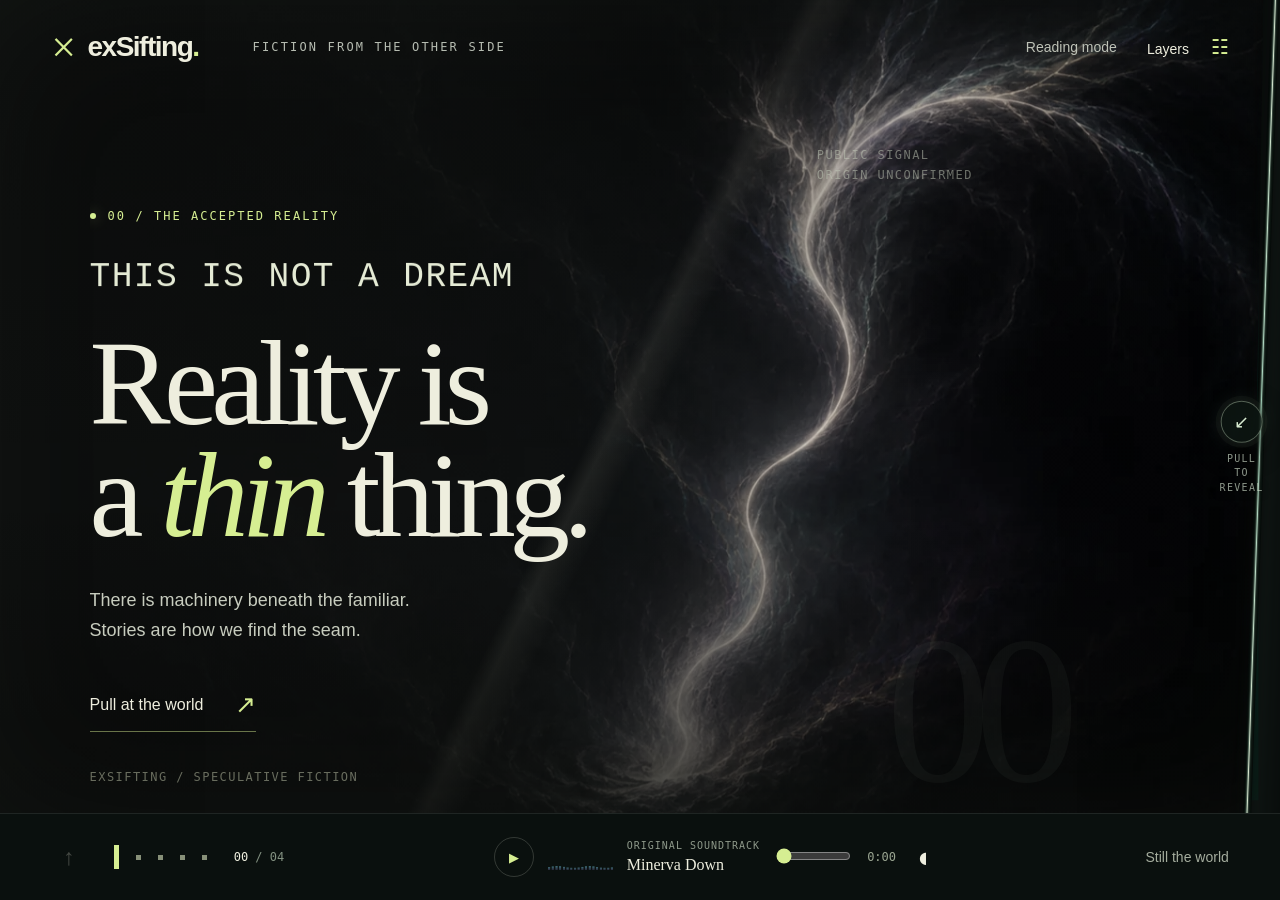
<file: index.html>
<!doctype html>
<html lang="en" class="reality-page">
<head>
  <meta charset="UTF-8" />
  <meta name="viewport" content="width=device-width, initial-scale=1.0" />

  <title>exSifting | Speculative Fiction Beyond the Approved Paradigm</title>
  <meta
    name="description"
    content="exSifting writes mythic science fiction and system-haunted stories about reality, memory, technology, and the machinery hidden beneath ordinary perception."
  />
  <meta name="theme-color" content="#080b11" />
  <meta name="robots" content="index, follow" />

  <link rel="canonical" href="https://www.exsifting.com/" />

  <meta property="og:type" content="website" />
  <meta property="og:title" content="exSifting | Speculative Fiction Beyond the Approved Paradigm" />
  <meta
    property="og:description"
    content="Read Minerva Down and explore fiction from outside the approved paradigm."
  />
  <meta property="og:url" content="https://www.exsifting.com/" />
  <meta property="og:image" content="https://www.exsifting.com/assets/hero-soul-thread.webp" />
  <meta property="og:image:width" content="1672" />
  <meta property="og:image:height" content="941" />
  <meta property="og:image:alt" content="A luminous filament crossing a dark cosmic field" />

  <meta name="twitter:card" content="summary_large_image" />
  <meta name="twitter:title" content="exSifting | Speculative Fiction Beyond the Approved Paradigm" />
  <meta name="twitter:description" content="Read Minerva Down and explore fiction from outside the approved paradigm." />
  <meta name="twitter:image" content="https://www.exsifting.com/assets/hero-soul-thread.webp" />
  <meta name="twitter:image:alt" content="A luminous filament crossing a dark cosmic field" />

  <link rel="preload" as="image" href="./assets/hero-soul-thread.webp" />
  <link rel="stylesheet" href="./assets/reality.css?v=20260906-cohesion-2" />
  <link rel="stylesheet" href="./assets/minerva-book.css?v=20260906-cohesion-2" />
  <link rel="stylesheet" href="./assets/minerva-heading.css" />
  <link rel="stylesheet" href="./assets/dream-signal.css?v=20260906-cohesion-2" />
  <link rel="stylesheet" href="./assets/observer-notice.css" />
  <script src="./assets/world-motion.js?v=20260906-cohesion-2" defer></script>
  <script src="./assets/reality.js?v=20260906-cohesion-2" defer></script>
  <script src="./assets/minerva-book.js?v=20260906-cohesion-2" defer></script>
  <script src="./assets/minerva-heading.js?v=20260906-cohesion-2" defer></script>
  <script src="./assets/minerva-audio.js" defer></script>
  <script src="./assets/dream-signal.js?v=20260906-cohesion-2" defer></script>
  <script src="./assets/observer-notice.js" defer></script>
</head>
<body>
  <a class="skip-link" href="#main-content">Skip to content</a>
  <header class="world-header">
    <a class="brand" href="#signal" aria-label="exSifting home"><span class="brand-mark" aria-hidden="true">×</span> exSifting<span class="brand-period">.</span></a>
    <p class="header-coordinate">FICTION FROM THE OTHER SIDE</p>
    <div class="header-actions">
      <button class="mode-button" type="button" data-reading aria-pressed="false">Reading mode</button>
      <button class="index-button" type="button" data-index-toggle aria-expanded="false" aria-controls="layer-index">Layers <span aria-hidden="true">☷</span></button>
    </div>
  </header>
  <nav id="layer-index" class="layer-index" aria-label="Reality layers" hidden>
    <p class="eyebrow">Choose your depth</p>
    <a href="#signal"><span>00</span> The surface <span>↗</span></a>
    <a href="#minerva"><span>01</span> Minerva Down <span>↗</span></a>
    <a href="#about"><span>02</span> The author <span>↗</span></a>
    <a href="#beyond"><span>03</span> The machinery <span>↗</span></a>
    <a href="#contact"><span>04</span> Open channel <span>↗</span></a>
    <p>Everything connects. Nothing is quite where you left it.</p>
  </nav>
  <main id="main-content" tabindex="-1">
    <div class="reality-stack">
      <section id="signal" class="reality reality--surface" data-layer="0" aria-labelledby="surface-title">
        <div class="world-art surface-art" aria-hidden="true"></div>
        <div class="surface-coordinate" aria-hidden="true">PUBLIC SIGNAL<br>ORIGIN UNCONFIRMED</div>
        <div class="reality-content surface-content">
          <p class="eyebrow"><span class="live-dot"></span> 00 / THE ACCEPTED REALITY</p>
          <p class="dream-home" data-dream-signal data-dream-mode="signal">THIS IS NOT A DREAM</p>
          <h1 id="surface-title">Reality is<br>a <em data-dream-headline data-dream-mode="signal">thin</em> thing.</h1>
          <p class="surface-lede">There is machinery beneath the familiar.<br>Stories are how we find the seam.</p>
          <button type="button" class="text-action" data-descend>Pull at the world <span aria-hidden="true">↗</span></button>
        </div>
        <div class="surface-footer"><span>EXSIFTING / SPECULATIVE FICTION</span></div>
        <div class="reality-number" aria-hidden="true">00</div>
      </section>
      <section id="minerva" class="reality reality--minerva" data-layer="1" aria-labelledby="book-title">
        <div class="world-art minerva-art" aria-hidden="true"></div>
        <div class="reality-content minerva-content">
          <p class="eyebrow">01 / THE FRACTURE</p>
          <div class="book-layout">
            <div class="book-copy">
              <p class="chapter-note">A world underneath the world.</p>
              <h2 id="book-title" class="minerva-title">
                <span class="sr-only">Minerva Down.</span>
                <span class="minerva-title__visual" aria-hidden="true"><span data-dream-headline data-dream-mode="minerva">Minerva</span><br><em class="minerva-title__down" data-minerva-down>Down.</em></span>
              </h2>
              <p class="book-hook">Seeing clearly comes at a cost.</p>
              <p>Ryan is caught between unstable reality, astral technology, and an unseen architecture that may be rewriting more than his perception.</p>
              <p>A mythic science-fiction serial about identity, memory, transcendence, and the machinery beneath the world.</p>
              <a class="text-action" href="https://www.royalroad.com/fiction/111149/minerva-down">Begin reading <span aria-hidden="true">↗</span></a>
              <p class="book-meta">SERIALIZING · FREE ON ROYAL ROAD · LITRPG-ADJACENT</p>
            </div>
            <div class="book-panel-cover" data-book-stage data-book-state="closed">
              <div class="artifact-crosshair" aria-hidden="true"></div>
              <div class="minerva-book" data-minerva-book>
                <article class="minerva-book__interior" data-book-page aria-hidden="true">
                  <p class="minerva-book__folio">PROLOGUE</p>
                  <h3>Elusive Locus</h3>
                  <p class="minerva-book__excerpt">The rent torn in the fabric of reality was more distorted than any recorded event in the last decade, but that was not what Mae found unnerving. The astral space was more chaotic than any she had entered since these events began, but that wasn’t what gave her the sense of foreboding. After all, John had managed to stabilize the space as easily as any other, and the manifested anomalies were easy enough for the four-man team to deal with. No, what gave her goosebumps was how the Locus managed to slip away just as they were about to anchor it, drawing them into even deeper layers of the astral realm.</p>
                  <a class="minerva-book__continue" data-book-continue tabindex="-1" href="https://www.royalroad.com/fiction/111149/minerva-down/chapter/2807537/prologue-elusive-locus">Continue through the aperture <span aria-hidden="true">→</span></a>
                </article>
                <button class="minerva-book__cover" data-book-cover type="button" aria-expanded="false" aria-label="Open a preview of Minerva Down: Prologue — Elusive Locus">
                  <span class="minerva-book__face"><img src="./assets/minerva-down-cover.webp" alt="Minerva Down book cover" width="400" height="600" draggable="false" /></span>
                </button>
                <span class="minerva-book__spine" aria-hidden="true">MINERVA DOWN | exSIFTING</span>
              </div>
              <p class="minerva-book__instruction" aria-hidden="true">DRAG COVER LEFT TO OPEN</p>
              <p class="dream-minerva" data-dream-signal data-dream-mode="minerva">THIS IS NOT A DREAM</p>
              <span class="artifact-caption">RECOVERED OBJECT 001</span>
            </div>
          </div>
        </div>
        <div class="reality-number" aria-hidden="true">01</div>
      </section>
      <section id="about" class="reality reality--author" data-layer="2" aria-labelledby="author-title">
        <div class="world-art author-art" aria-hidden="true"></div>
        <div class="reality-content author-content">
          <p class="eyebrow">02 / THE OBSERVER</p>
          <p class="chapter-note">Someone noticed.</p>
          <h2 id="author-title">The paradigm<br>already <em data-dream-headline data-dream-mode="quiet">shifted.</em></h2>
          <div class="author-columns">
            <aside class="author-aside">
              <p class="author-quote">You were not<br>supposed to <span class="observer-notice" data-notice><button class="observer-notice__trigger" type="button" aria-label="notice" aria-expanded="false" aria-controls="observer-codex-link"><span class="observer-notice__word" aria-hidden="true"><span class="observer-notice__half"><span>n</span><span>o</span><span>t</span></span><span class="observer-notice__half"><span>i</span><span>c</span><span>e</span></span></span></button><svg class="observer-notice__rift" viewBox="0 0 120 240" preserveAspectRatio="none" aria-hidden="true"><defs><linearGradient id="observer-edge" x1="0" y1="0" x2="100%" y2="100%"><stop stop-color="#c8dce0" stop-opacity="0"/><stop offset=".25" stop-color="#c8dce0" stop-opacity=".42"/><stop offset=".58" stop-color="#91b5c0" stop-opacity=".12"/><stop offset=".8" stop-color="#d2e1e5" stop-opacity=".35"/><stop offset="1" stop-color="#c8dce0" stop-opacity="0"/></linearGradient></defs><path d="M74 0 C63 29 82 37 71 61 C70 77 96 88 93 111 L89 125 C100 143 81 158 76 176 C69 192 76 212 48 240 C60 207 40 202 45 178 C49 155 22 149 26 127 L30 108 C20 85 46 75 49 56 C54 37 64 23 74 0Z" fill="#010405" stroke="url(#observer-edge)" stroke-width=".8" vector-effect="non-scaling-stroke"/></svg><a id="observer-codex-link" class="observer-notice__codex" href="./observer/codex/" tabindex="-1" aria-hidden="true" aria-label="CODEX — open the archive">CODEX</a></span><span class="observer-notice__period">.</span></p>
              <p class="dream-author" data-dream-signal data-dream-mode="quiet">THIS IS NOT A DREAM</p>
            </aside>
            <div>
              <p>exSifting writes from the places where technical systems, mythology, consciousness, and ordinary human lives collide.</p>
              <p>A network. A memory. A dream. A family. A machine. The stories follow the fracture until the hidden infrastructure becomes visible.</p>
              <button class="text-action" type="button" data-descend>Find the machinery <span aria-hidden="true">↗</span></button>
            </div>
          </div>
        </div>
        <div class="reality-number" aria-hidden="true">02</div>
      </section>
      <section id="beyond" class="reality reality--machines" data-layer="3" aria-labelledby="machines-title">
        <div class="world-art machines-art" aria-hidden="true"></div>
        <div class="reality-content machines-content">
          <p class="eyebrow">03 / THE HIDDEN INFRASTRUCTURE</p>
          <h2 id="machines-title">The older layer<br>is still <em data-dream-headline data-dream-mode="unstable">answering.</em></h2>
          <p class="machines-intro">Fictional institutions. Interactive systems. Tools from the wrong timeline.</p>
          <p class="dream-register" data-dream-signal data-dream-mode="unstable">THIS IS NOT A DREAM</p>
          <div class="project-index">
            <a href="./archive/" data-dream-excite><span class="project-code">A.01</span><span><strong>The Recovered Archive</strong><small>Original portal / uncertain provenance</small></span><span class="project-arrow">↗</span></a>
            <a href="https://network.exsifting.com"><span class="project-code">N.03</span><span><strong>District 3 Network Console</strong><small>A networking simulation from the wrong timeline</small></span><span class="project-arrow">↗</span></a>
            <a href="https://search.exsifting.com"><span class="project-code">S.00</span><span><strong>Search Node</strong><small>Experimental signal-discovery infrastructure</small></span><span class="project-arrow">↗</span></a>
            <a href="./games/binary/"><span class="project-code">B.08</span><span><strong>Signal Eight</strong><small>A binary conversion drill for network operators</small></span><span class="project-arrow">↗</span></a>
          </div>
        </div>
        <div class="reality-number" aria-hidden="true">03</div>
      </section>
      <section id="contact" class="reality reality--channel" data-layer="4" aria-labelledby="channel-title">
        <div class="world-art channel-art" aria-hidden="true"></div>
        <div class="reality-content channel-content">
          <p class="eyebrow">04 / NO FURTHER BOUNDARY DETECTED</p>
          <h2 id="channel-title">Something<br>on the other side<br>is <em data-dream-headline data-dream-mode="residual">listening.</em></h2>
          <div class="channel-links">
            <a class="text-action" href="mailto:operator@exsifting.com">Open a channel <span aria-hidden="true">↗</span></a>
            <a href="https://www.royalroad.com/fiction/111149/minerva-down">Read Minerva Down ↗</a>
            <a href="./extensions/">Explore extensions ↗</a>
          </div>
          <p class="channel-address">operator@exsifting.com</p>
          <p class="dream-channel" data-dream-signal data-dream-mode="residual">THIS IS NOT A DREAM</p>
          <button class="return-button" type="button" data-return>↑ Return to the surface</button>
        </div>
        <div class="reality-number" aria-hidden="true">04</div>
      </section>
    </div>
    <div class="peel-fold" aria-hidden="true"><span>THE WORLD DOES NOT END HERE</span></div>
    <button class="peel-handle" type="button" data-peel aria-label="Peel back this layer to reveal Minerva Down">
      <span class="peel-handle__symbol" aria-hidden="true">↙</span>
      <span class="peel-handle__label">PULL TO<br>REVEAL</span>
    </button>
    <p class="next-whisper" aria-hidden="true"><span>UNDERNEATH</span><b data-next-name>Minerva Down</b></p>
  </main>
  <footer class="world-footer">
    <nav class="depth-nav" aria-label="Depth navigation">
      <button type="button" data-previous aria-label="Return to previous reality">↑</button>
      <div class="depth-dots">
        <a href="#signal" aria-label="Layer 0: The surface" aria-current="page"><span></span></a>
        <a href="#minerva" aria-label="Layer 1: Minerva Down"><span></span></a>
        <a href="#about" aria-label="Layer 2: The author"><span></span></a>
        <a href="#beyond" aria-label="Layer 3: The machinery"><span></span></a>
        <a href="#contact" aria-label="Layer 4: Open channel"><span></span></a>
      </div>
      <span class="depth-count"><b data-depth>00</b> / 04</span>
    </nav>
    <aside class="soundtrack-player" data-audio-player aria-label="Minerva Down soundtrack">
      <audio data-audio-source preload="metadata" src="./assets/minerva-down-soundtrack.mp3"></audio>
      <button type="button" class="soundtrack-player__toggle" data-audio-toggle aria-label="Play Minerva Down soundtrack"><span aria-hidden="true">▶</span></button>
      <canvas data-audio-spectrum width="128" height="32" aria-hidden="true"></canvas>
      <div class="soundtrack-player__identity"><span>ORIGINAL SOUNDTRACK</span><strong>Minerva Down</strong></div>
      <label class="soundtrack-player__timeline"><span class="sr-only">Soundtrack position</span><input data-audio-seek type="range" min="0" max="1000" value="0" step="1" /></label>
      <time data-audio-current>0:00</time><time class="sr-only" data-audio-duration>—:—</time>
      <button class="soundtrack-player__mute" type="button" data-audio-mute aria-label="Mute soundtrack"><span aria-hidden="true">◖</span></button>
    </aside>
    <button class="motion-button" type="button" data-motion aria-pressed="false">Still the world</button>
  </footer>
  <p class="sr-only" role="status" data-layer-status></p>
</body>
</html>
</file>
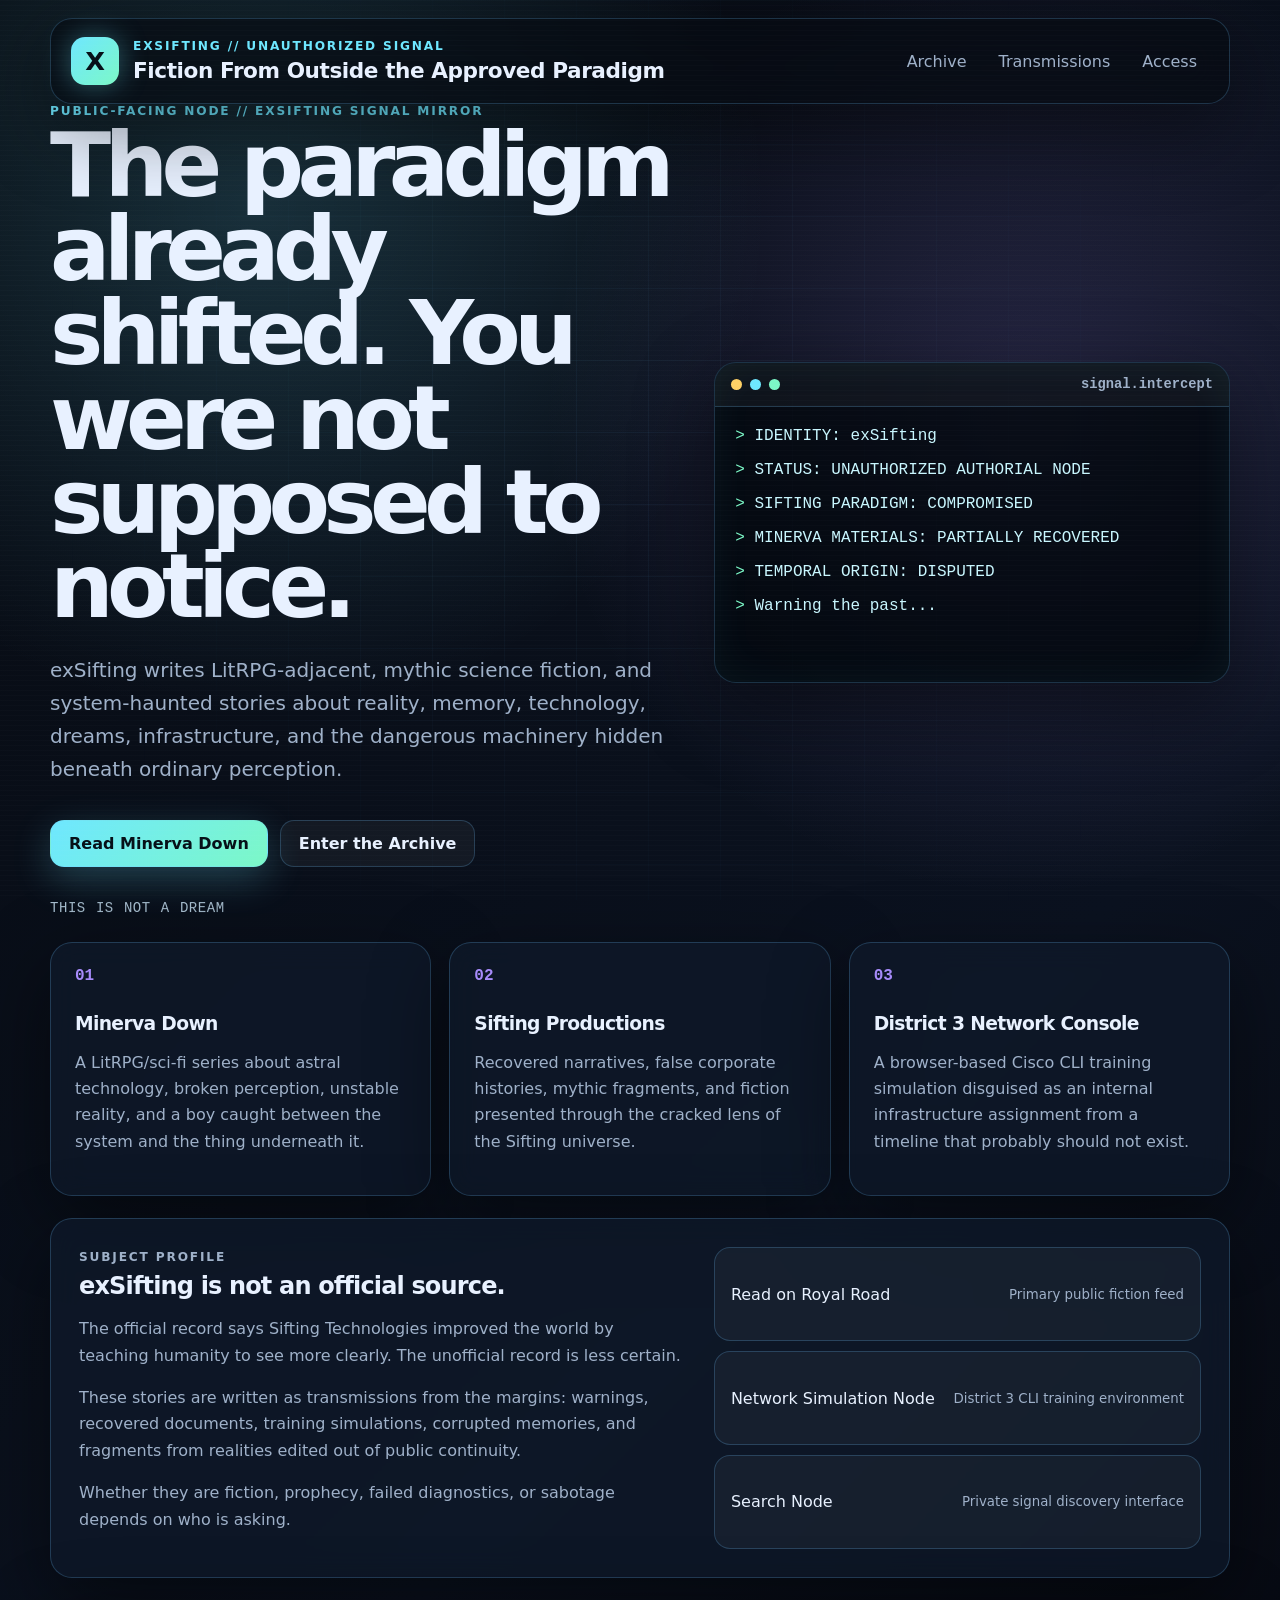
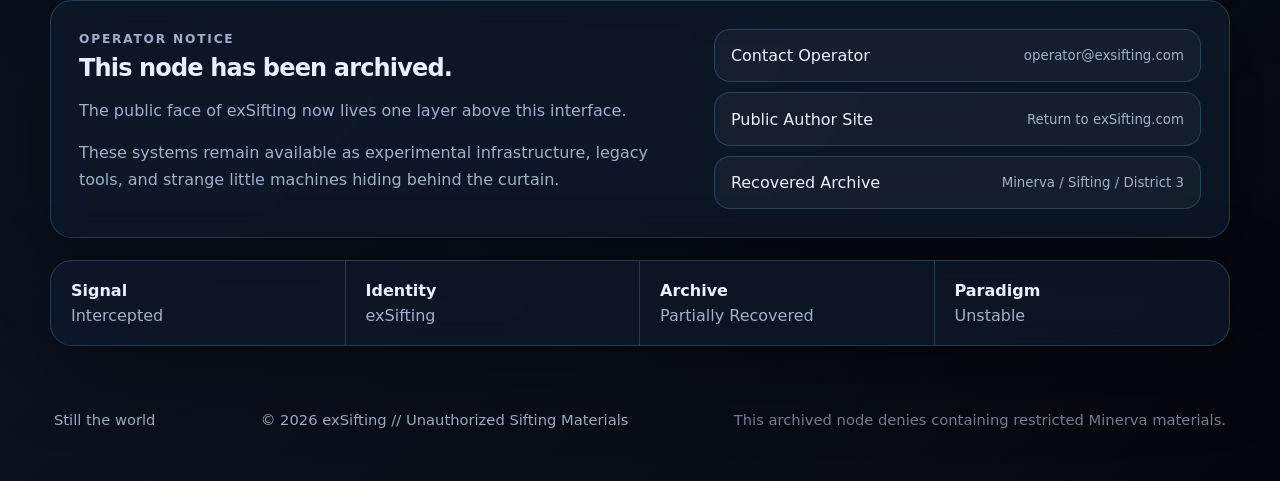
<file: archive/index.html>
<!doctype html>
<html lang="en">
<head>
  <meta charset="UTF-8" />
  <meta name="viewport" content="width=device-width, initial-scale=1.0" />
  <title>exSifting Archive | Unauthorized Fiction From Outside the Paradigm</title>
  <link rel="stylesheet" href="./style.css?v=20260906-cohesion-2" />
  <link rel="stylesheet" href="../assets/dream-signal.css?v=20260906-cohesion-2" />
  <script src="../assets/world-motion.js?v=20260906-cohesion-2" defer></script>
  <script src="../assets/dream-signal.js?v=20260906-cohesion-2" defer></script>
</head>
<body>
  <div class="scanlines"></div>
  <div class="page-shell">
    <header class="topbar">
      <div class="brand-block">
        <div class="logo-mark" aria-hidden="true">X</div>
        <div>
          <p class="eyebrow">exSifting // Unauthorized Signal</p>
          <h1>Fiction From Outside the Approved Paradigm</h1>
        </div>
      </div>
      <nav>
        <a href="#archive">Archive</a>
        <a href="#transmissions">Transmissions</a>
        <a href="#access">Access</a>
      </nav>
    </header>

    <main>
      <section class="hero">
        <div class="hero-copy">
          <p class="classification">PUBLIC-FACING NODE // EXSIFTING SIGNAL MIRROR</p>
          <h2>The <span data-dream-headline data-dream-mode="archive">paradigm</span> already shifted. You were not supposed to notice.</h2>
          <p class="lede">
            exSifting writes LitRPG-adjacent, mythic science fiction, and system-haunted stories
            about reality, memory, technology, dreams, infrastructure, and the dangerous
            machinery hidden beneath ordinary perception.
          </p>
          <div class="hero-actions">
            <a class="button primary" href="https://www.royalroad.com/fiction/111149/minerva-down">Read Minerva Down</a>
            <a class="button secondary" href="#archive">Enter the Archive</a>
          </div>
          <p class="dream-archive" data-dream-signal data-dream-mode="archive">THIS IS NOT A DREAM</p>
        </div>

        <aside class="terminal-card" aria-label="Intercepted transmission terminal">
          <div class="terminal-header">
            <span></span><span></span><span></span>
            <strong>signal.intercept</strong>
          </div>
          <div class="terminal-body">
            <p><span>&gt;</span> IDENTITY: exSifting</p>
            <p><span>&gt;</span> STATUS: UNAUTHORIZED AUTHORIAL NODE</p>
            <p><span>&gt;</span> SIFTING PARADIGM: COMPROMISED</p>
            <p><span>&gt;</span> MINERVA MATERIALS: PARTIALLY RECOVERED</p>
            <p><span>&gt;</span> TEMPORAL ORIGIN: DISPUTED</p>
            <p class="blink" data-world-pulse><span>&gt;</span> Warning the past...</p>
          </div>
        </aside>
      </section>

      <section id="archive" class="grid">
        <article class="panel">
          <p class="panel-number">01</p>
          <h3>Minerva Down</h3>
          <p>A LitRPG/sci-fi series about astral technology, broken perception, unstable reality, and a boy caught between the system and the thing underneath it.</p>
        </article>
        <article class="panel">
          <p class="panel-number">02</p>
          <h3>Sifting Productions</h3>
          <p>Recovered narratives, false corporate histories, mythic fragments, and fiction presented through the cracked lens of the Sifting universe.</p>
        </article>
        <article class="panel">
          <p class="panel-number">03</p>
          <h3>District 3 Network Console</h3>
          <p>A browser-based Cisco CLI training simulation disguised as an internal infrastructure assignment from a timeline that probably should not exist.</p>
        </article>
      </section>

      <section id="transmissions" class="split-card">
        <div>
          <p class="eyebrow">Subject Profile</p>
          <h2>exSifting is not an official source.</h2>
          <p>The official record says Sifting Technologies improved the world by teaching humanity to see more clearly. The unofficial record is less certain.</p>
          <p>These stories are written as transmissions from the margins: warnings, recovered documents, training simulations, corrupted memories, and fragments from realities edited out of public continuity.</p>
          <p>Whether they are fiction, prophecy, failed diagnostics, or sabotage depends on who is asking.</p>
        </div>
        <div class="access-list">
          <a href="https://www.royalroad.com/fiction/111149/minerva-down">
            <span>Read on Royal Road</span>
            <small>Primary public fiction feed</small>
          </a>
          <a href="https://network.exsifting.com">
            <span>Network Simulation Node</span>
            <small>District 3 CLI training environment</small>
          </a>
          <a href="https://search.exsifting.com">
            <span>Search Node</span>
            <small>Private signal discovery interface</small>
          </a>
        </div>
      </section>

      <section id="access" class="split-card">
        <div>
          <p class="eyebrow">Operator Notice</p>
          <h2>This node has been archived.</h2>
          <p>The public face of exSifting now lives one layer above this interface.</p>
          <p>These systems remain available as experimental infrastructure, legacy tools, and strange little machines hiding behind the curtain.</p>
        </div>
        <div class="access-list">
          <a href="mailto:operator@exsifting.com">
            <span>Contact Operator</span>
            <small>operator@exsifting.com</small>
          </a>
          <a href="../">
            <span>Public Author Site</span>
            <small>Return to exSifting.com</small>
          </a>
          <a href="#archive">
            <span>Recovered Archive</span>
            <small>Minerva / Sifting / District 3</small>
          </a>
        </div>
      </section>

      <section id="status" class="status-strip">
        <div><strong>Signal</strong><span>Intercepted</span></div>
        <div><strong>Identity</strong><span>exSifting</span></div>
        <div><strong>Archive</strong><span>Partially Recovered</span></div>
        <div><strong>Paradigm</strong><span>Unstable</span></div>
      </section>
    </main>

    <footer>
      <button class="motion-button" type="button" data-motion aria-pressed="false">Still the world</button>
      <p>© <span id="year"></span> exSifting // Unauthorized Sifting Materials</p>
      <p class="footer-note">This archived node denies containing restricted Minerva materials.</p>
    </footer>
  </div>

  <script>
    document.getElementById("year").textContent = new Date().getFullYear();
  </script>
</body>
</html>
</file>
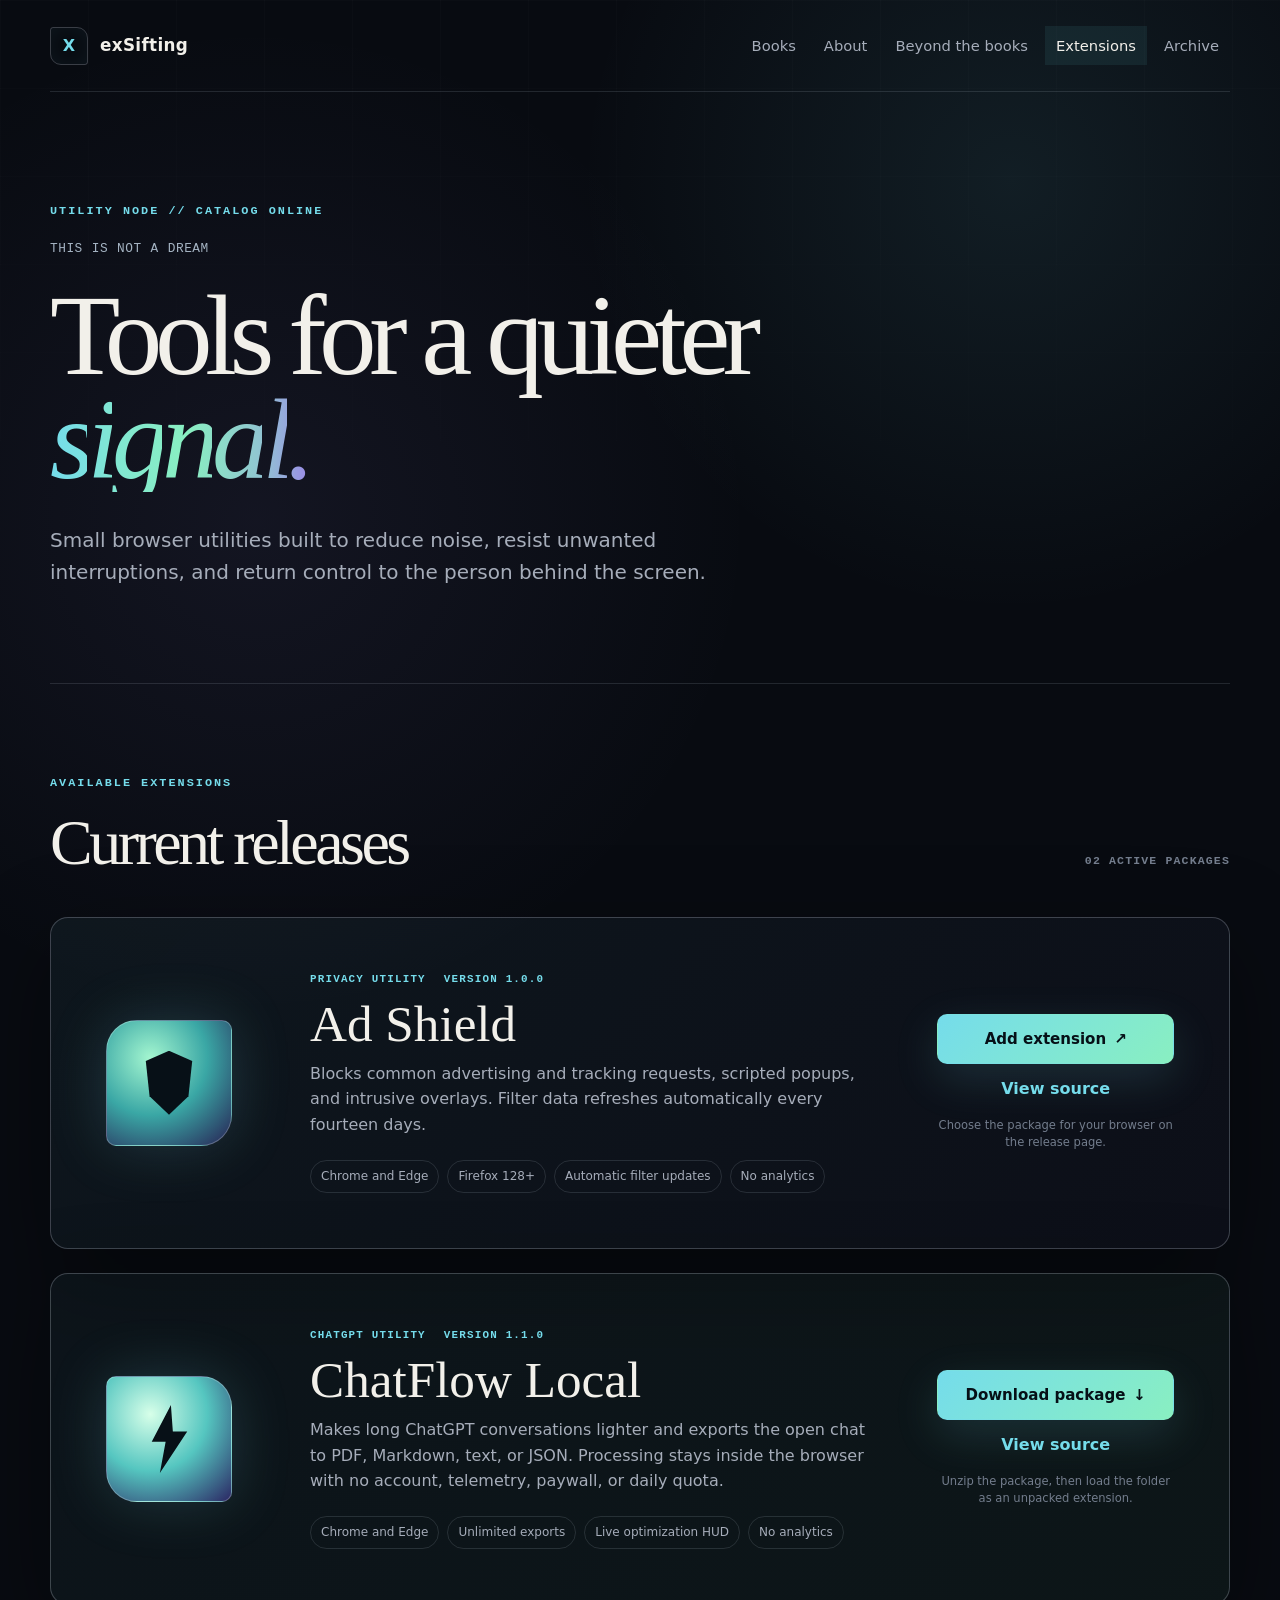
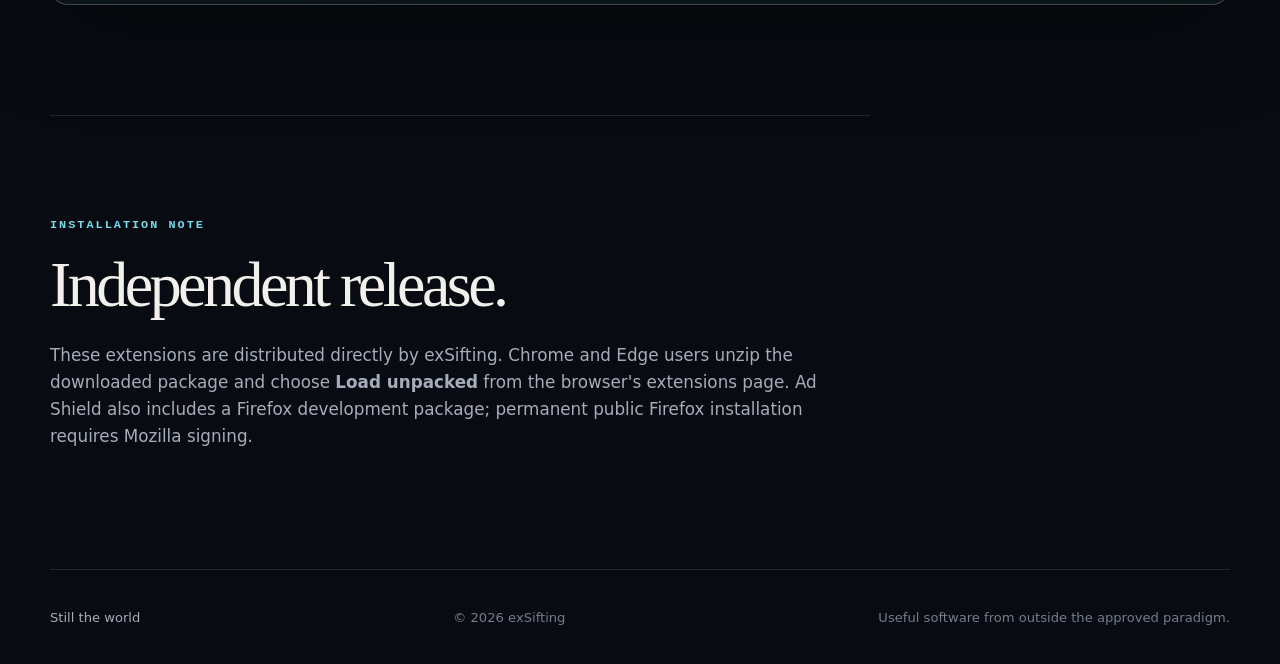
<file: extensions/index.html>
<!doctype html>
<html lang="en">
<head>
  <meta charset="UTF-8" />
  <meta name="viewport" content="width=device-width, initial-scale=1.0" />
  <title>Extensions | exSifting</title>
  <meta name="description" content="Browser extensions and practical tools released by exSifting." />
  <meta name="theme-color" content="#080b11" />
  <link rel="stylesheet" href="../style.css?v=20260905-scope1" />
  <link rel="stylesheet" href="./style.css?v=20260906-cohesion-2" />
  <link rel="stylesheet" href="../assets/dream-signal.css?v=20260906-cohesion-2" />
  <script src="../assets/world-motion.js?v=20260906-cohesion-2" defer></script>
  <script src="../assets/dream-signal.js?v=20260906-cohesion-2" defer></script>
</head>
<body>
  <a class="skip-link" href="#main-content">Skip to content</a>
  <div class="site-shell">
    <header class="site-header">
      <a class="brand" href="../" aria-label="exSifting home">
        <span class="brand-mark" aria-hidden="true">X</span>
        <span class="brand-name">exSifting</span>
      </a>
      <nav class="site-nav" aria-label="Primary navigation">
        <a href="../#books">Books</a>
        <a href="../#about">About</a>
        <a href="../#beyond">Beyond the books</a>
        <a href="./" aria-current="page">Extensions</a>
        <a href="../archive/">Archive</a>
      </nav>
    </header>

    <main id="main-content">
      <section class="extensions-hero" aria-labelledby="extensions-title">
        <p class="kicker">Utility node // catalog online</p>
        <p class="dream-extensions" data-dream-signal data-dream-mode="quiet">THIS IS NOT A DREAM</p>
        <h1 id="extensions-title">Tools for a quieter <em data-dream-headline data-dream-mode="extension">signal.</em></h1>
        <p>
          Small browser utilities built to reduce noise, resist unwanted
          interruptions, and return control to the person behind the screen.
        </p>
      </section>

      <section class="extension-catalog" aria-labelledby="catalog-title">
        <div class="catalog-heading">
          <div>
            <p class="kicker">Available extensions</p>
            <h2 id="catalog-title">Current releases</h2>
          </div>
          <span class="catalog-count">02 active packages</span>
        </div>

        <article class="extension-card">
          <div class="extension-icon" aria-hidden="true">
            <span></span>
          </div>
          <div class="extension-copy">
            <div class="extension-meta">
              <span>Privacy utility</span>
              <span>Version 1.0.0</span>
            </div>
            <h3>Ad Shield</h3>
            <p>
              Blocks common advertising and tracking requests, scripted
              popups, and intrusive overlays. Filter data refreshes
              automatically every fourteen days.
            </p>
            <ul class="feature-list" aria-label="Ad Shield features">
              <li>Chrome and Edge</li>
              <li>Firefox 128+</li>
              <li>Automatic filter updates</li>
              <li>No analytics</li>
            </ul>
          </div>
          <div class="extension-actions">
            <a class="button button-primary" href="https://github.com/IndiaRubber/ad-shield/releases/latest">
              Add extension <span aria-hidden="true">↗</span>
            </a>
            <a class="text-link" href="https://github.com/IndiaRubber/ad-shield">View source</a>
            <p>Choose the package for your browser on the release page.</p>
          </div>
        </article>

        <article class="extension-card extension-card--chatflow">
          <div class="extension-icon extension-icon--chatflow" aria-hidden="true">
            <span></span>
          </div>
          <div class="extension-copy">
            <div class="extension-meta">
              <span>ChatGPT utility</span>
              <span>Version 1.1.0</span>
            </div>
            <h3>ChatFlow Local</h3>
            <p>
              Makes long ChatGPT conversations lighter and exports the open
              chat to PDF, Markdown, text, or JSON. Processing stays inside
              the browser with no account, telemetry, paywall, or daily quota.
            </p>
            <ul class="feature-list" aria-label="ChatFlow Local features">
              <li>Chrome and Edge</li>
              <li>Unlimited exports</li>
              <li>Live optimization HUD</li>
              <li>No analytics</li>
            </ul>
          </div>
          <div class="extension-actions">
            <a class="button button-primary" href="./downloads/chatflow-local-1.1.0.zip" download>
              Download package <span aria-hidden="true">↓</span>
            </a>
            <a class="text-link" href="https://github.com/IndiaRubber/sifting-homepage/tree/main/extensions/packages/chatflow-local">View source</a>
            <p>Unzip the package, then load the folder as an unpacked extension.</p>
          </div>
        </article>
      </section>

      <section class="install-note" aria-labelledby="install-title">
        <p class="kicker">Installation note</p>
        <h2 id="install-title">Independent release.</h2>
        <p>
          These extensions are distributed directly by exSifting. Chrome and
          Edge users unzip the downloaded package and choose <strong>Load
          unpacked</strong> from the browser's extensions page. Ad Shield also
          includes a Firefox development package; permanent public Firefox
          installation requires Mozilla signing.
        </p>
      </section>
    </main>

    <footer class="site-footer">
      <button class="motion-button" type="button" data-motion aria-pressed="false">Still the world</button>
      <p>© <span id="year"></span> exSifting</p>
      <p>Useful software from outside the approved paradigm.</p>
    </footer>
  </div>
  <script>document.getElementById("year").textContent = new Date().getFullYear();</script>
</body>
</html>
</file>
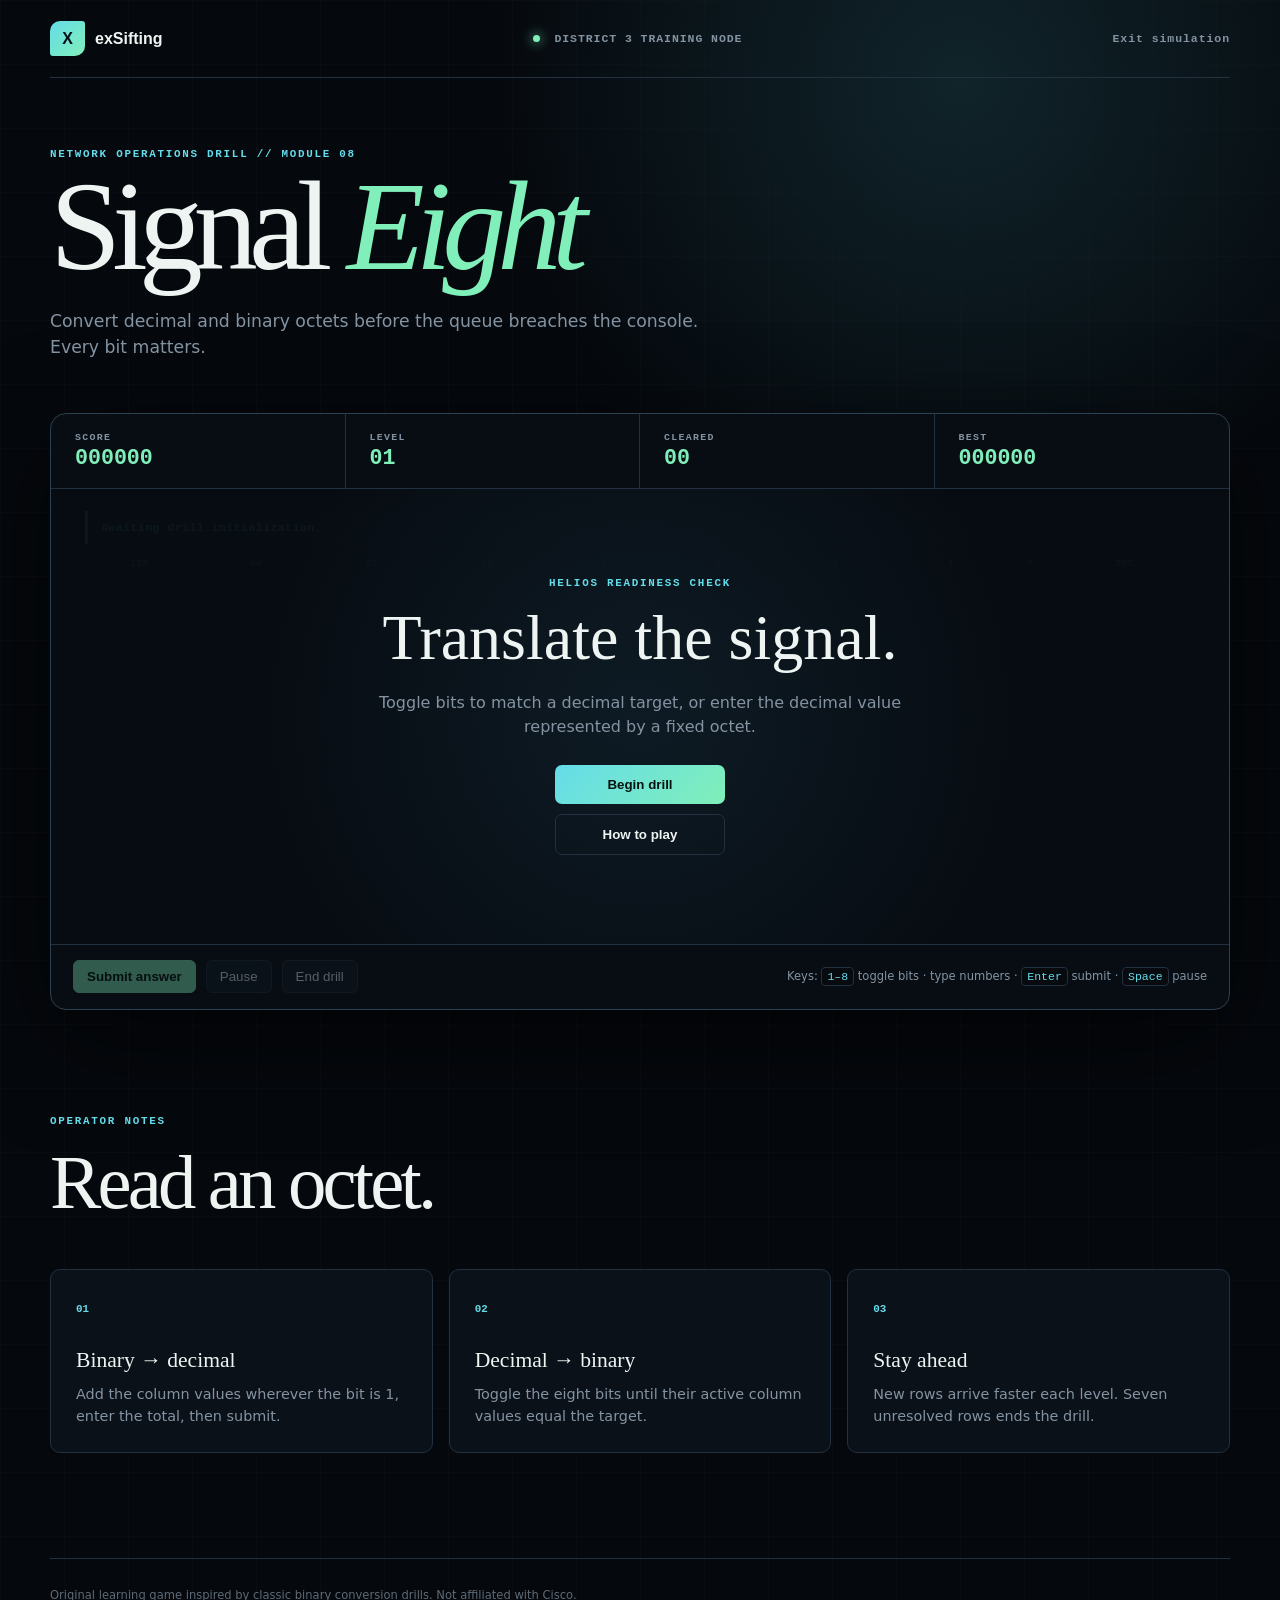
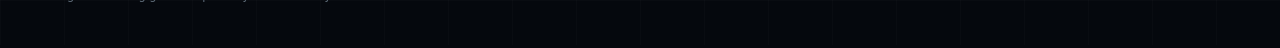
<file: games/binary/index.html>
<!doctype html>
<html lang="en">
<head>
  <meta charset="UTF-8" />
  <meta name="viewport" content="width=device-width, initial-scale=1.0" />
  <title>Signal Eight | exSifting</title>
  <meta name="description" content="Practice fast 8-bit binary and decimal conversion in Signal Eight." />
  <meta name="theme-color" content="#05080d" />
  <link rel="stylesheet" href="./style.css" />
  <link rel="stylesheet" href="./interaction.css" />
</head>
<body>
  <a class="skip-link" href="#game">Skip to game</a>
  <header class="topbar">
    <a class="brand" href="../../"><span aria-hidden="true">X</span> exSifting</a>
    <div class="status"><i></i> DISTRICT 3 TRAINING NODE</div>
    <a href="../../#beyond">Exit simulation</a>
  </header>

  <main>
    <section class="intro">
      <p class="eyebrow">Network operations drill // module 08</p>
      <h1>Signal <em>Eight</em></h1>
      <p>Convert decimal and binary octets before the queue breaches the console. Every bit matters.</p>
    </section>

    <section id="game" class="game-shell" aria-label="Signal Eight binary game">
      <div class="game-header">
        <div><span>Score</span><strong id="score">000000</strong></div>
        <div><span>Level</span><strong id="level">01</strong></div>
        <div><span>Cleared</span><strong id="cleared">00</strong></div>
        <div><span>Best</span><strong id="best">000000</strong></div>
      </div>

      <div class="board-wrap">
        <div id="prompt" class="prompt" aria-live="polite">Awaiting drill initialization.</div>
        <div class="weights" aria-hidden="true">
          <span>128</span><span>64</span><span>32</span><span>16</span><span>8</span><span>4</span><span>2</span><span>1</span><span>=</span><span>DEC</span>
        </div>
        <div id="board" class="board" aria-live="polite"></div>
        <div id="start-panel" class="start-panel">
          <p class="eyebrow">HELIOS readiness check</p>
          <h2>Translate the signal.</h2>
          <p>Toggle bits to match a decimal target, or enter the decimal value represented by a fixed octet.</p>
          <button id="start" class="primary">Begin drill</button>
          <button id="how" class="secondary">How to play</button>
        </div>
        <div id="message" class="message" role="status"></div>
      </div>

      <div class="controls">
        <button id="submit" class="submit-answer" disabled>Submit answer</button>
        <button id="pause" disabled>Pause</button>
        <button id="end" disabled>End drill</button>
        <span>Keys: <kbd>1–8</kbd> toggle bits · type numbers · <kbd>Enter</kbd> submit · <kbd>Space</kbd> pause</span>
      </div>
    </section>

    <section id="instructions" class="instructions">
      <div><p class="eyebrow">Operator notes</p><h2>Read an octet.</h2></div>
      <div class="instruction-grid">
        <article><b>01</b><h3>Binary → decimal</h3><p>Add the column values wherever the bit is 1, enter the total, then submit.</p></article>
        <article><b>02</b><h3>Decimal → binary</h3><p>Toggle the eight bits until their active column values equal the target.</p></article>
        <article><b>03</b><h3>Stay ahead</h3><p>New rows arrive faster each level. Seven unresolved rows ends the drill.</p></article>
      </div>
    </section>
  </main>
  <footer>Original learning game inspired by classic binary conversion drills. Not affiliated with Cisco.</footer>
  <script src="./game.js"></script>
</body>
</html>
</file>
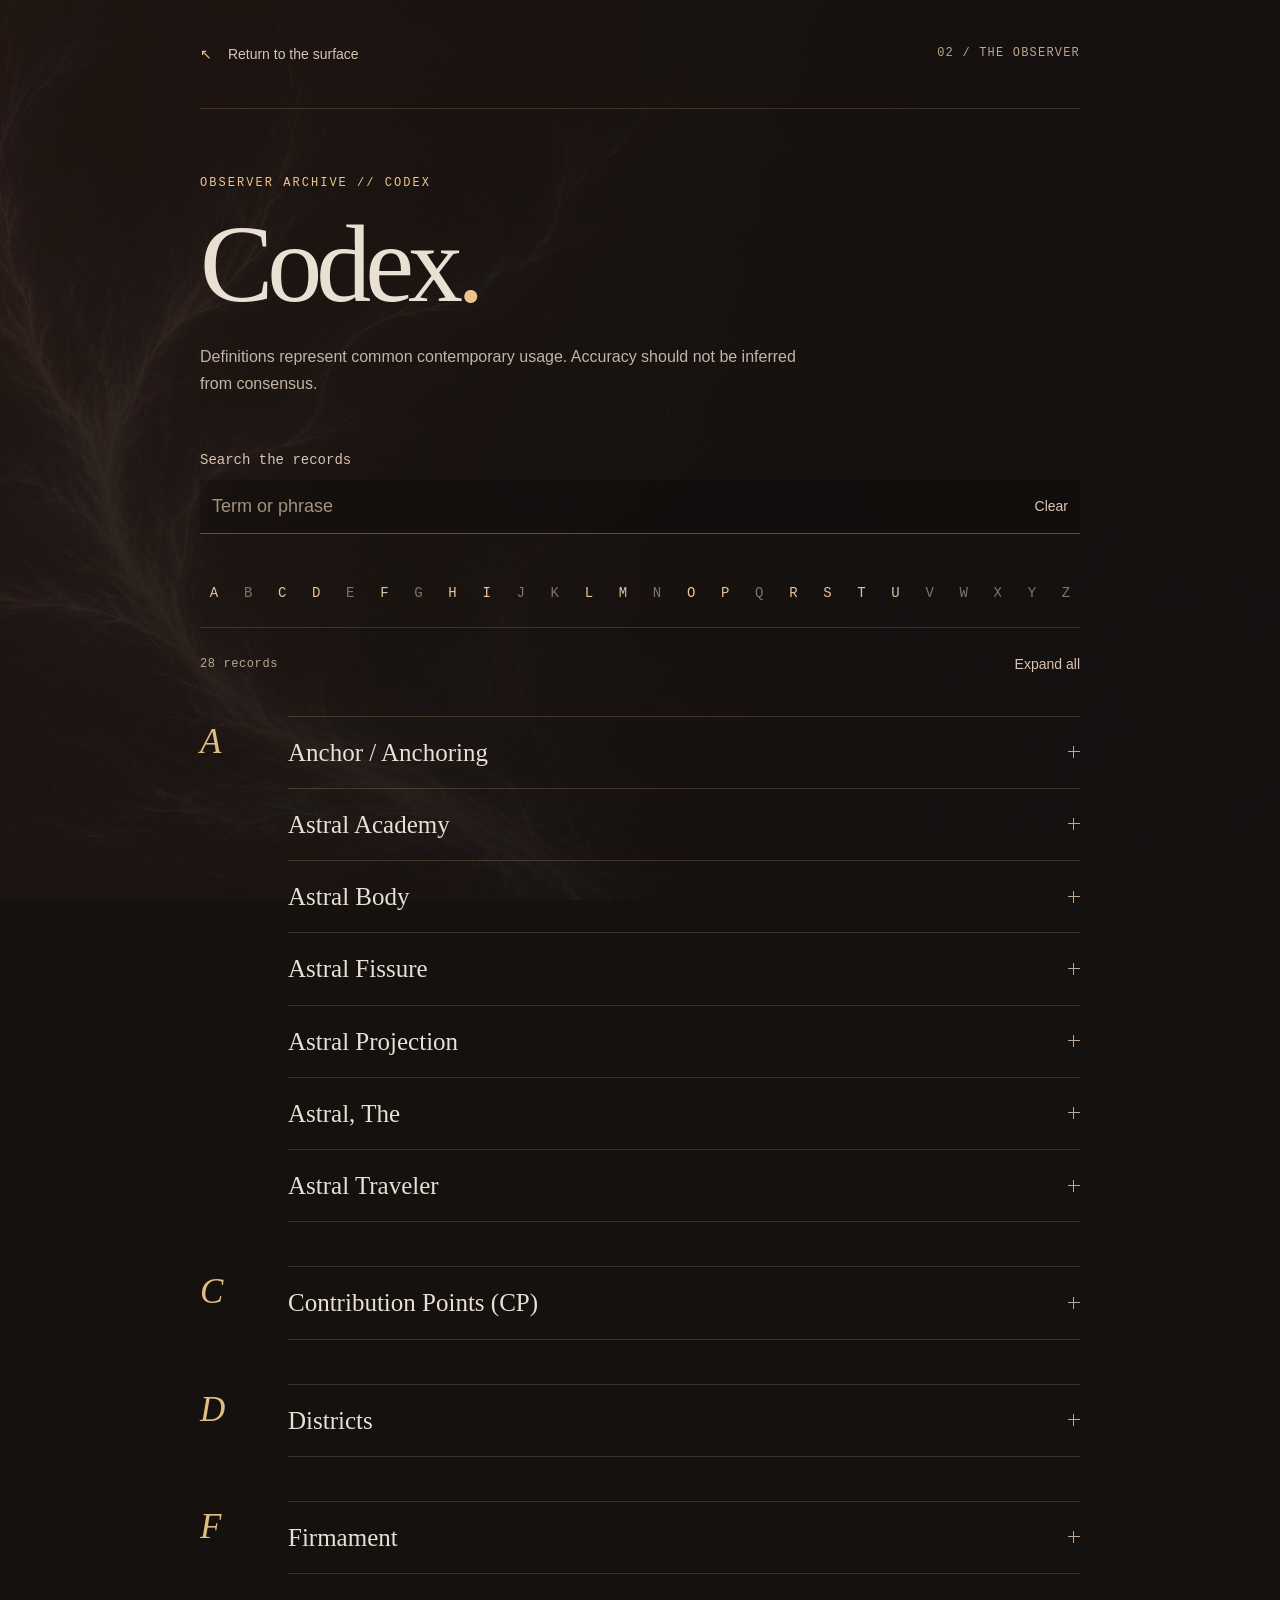
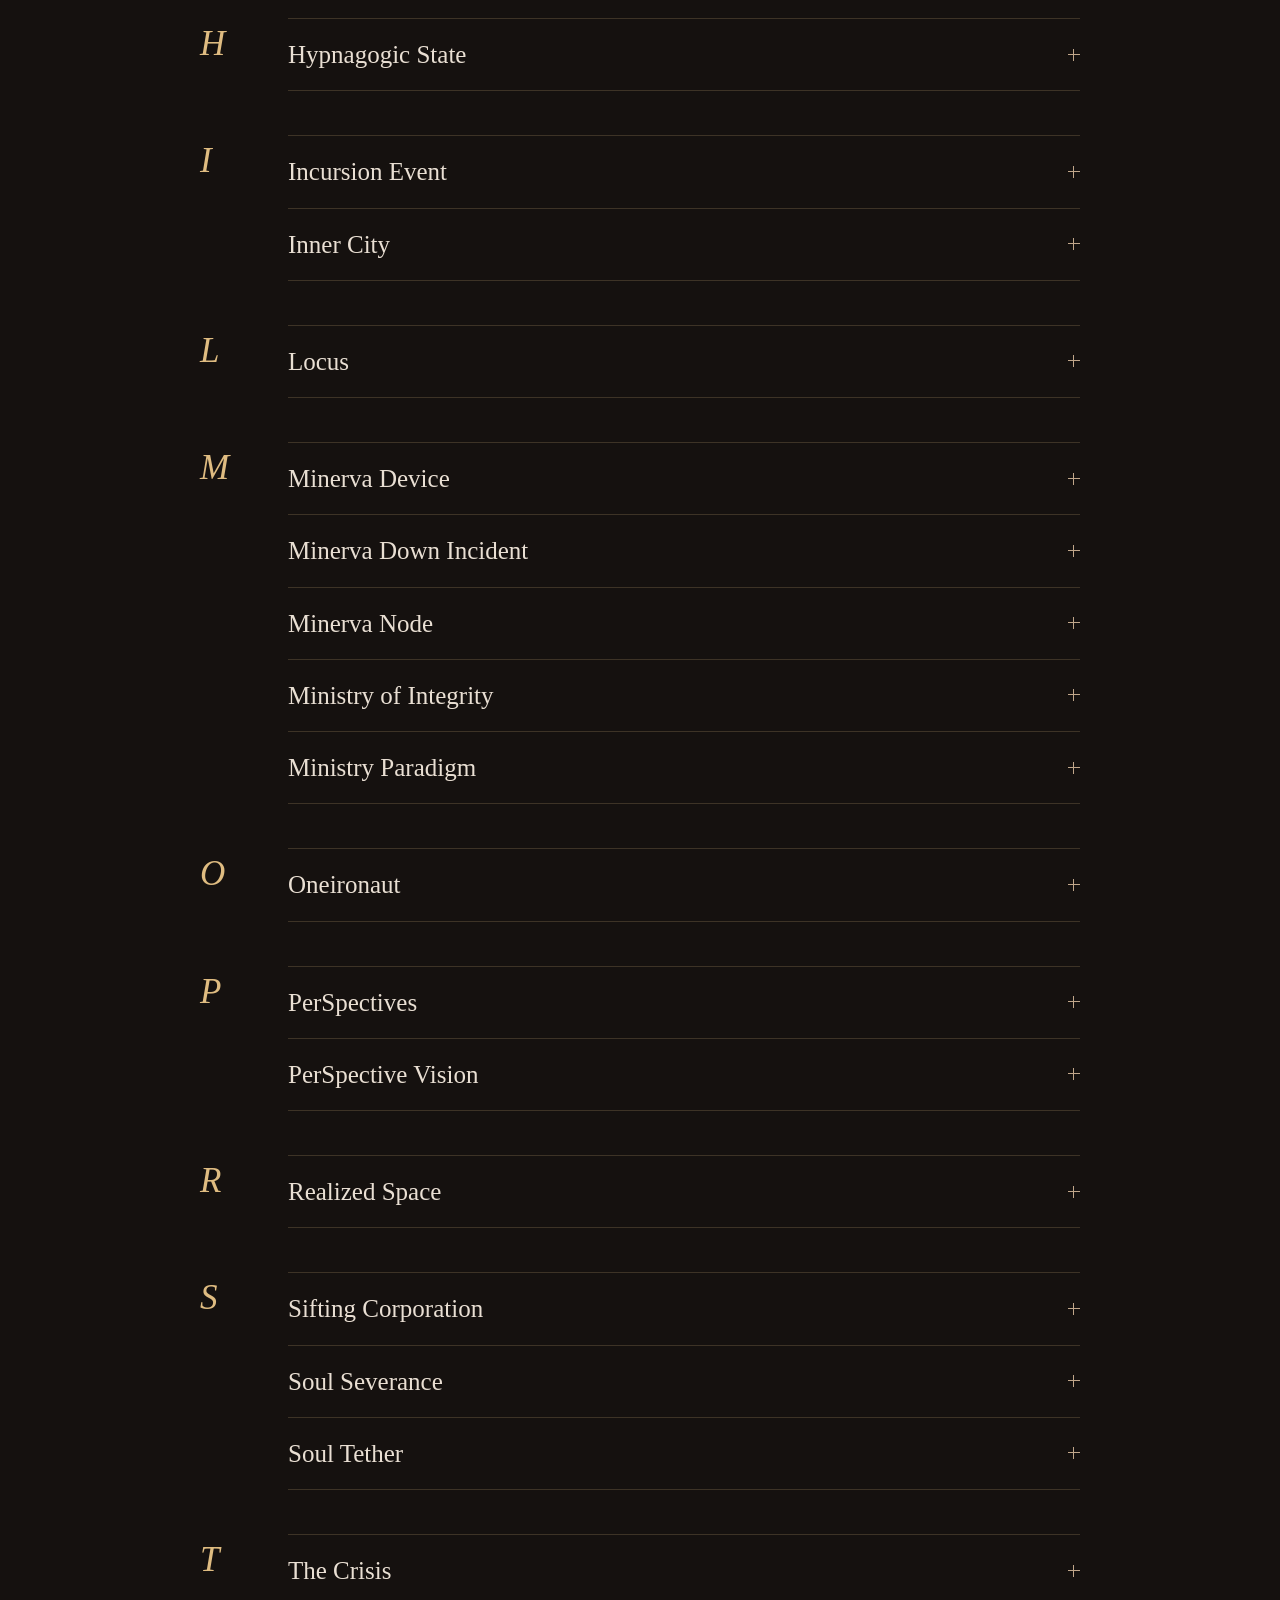
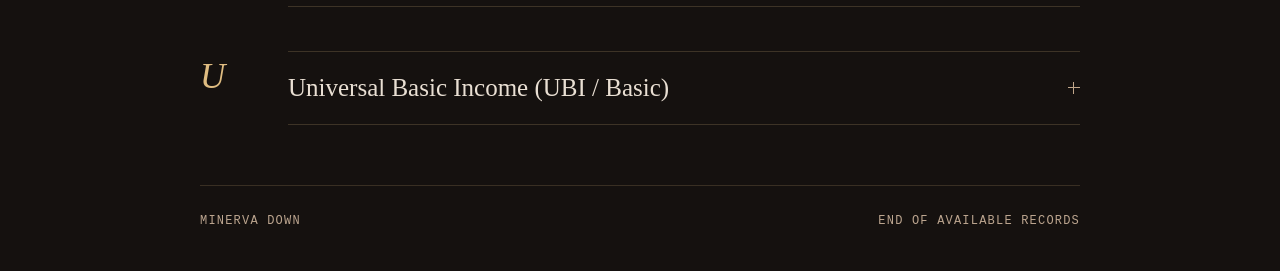
<file: observer/codex/index.html>
<!doctype html>
<html lang="en">
<head>
  <meta charset="UTF-8" />
  <meta name="viewport" content="width=device-width, initial-scale=1.0" />
  <meta name="robots" content="noindex, nofollow" />
  <meta name="theme-color" content="#15110f" />
  <title>CODEX | Minerva Down</title>
  <link rel="stylesheet" href="../../assets/reality.css" />
  <link rel="stylesheet" href="../../assets/observer-codex.css" />
  <script src="../../assets/observer-codex.js" defer></script>
</head>
<body class="codex-page">
  <a class="skip-link" href="#codex-records">Skip to records</a>
  <header class="codex-header">
    <a href="../../#about" class="codex-return"><span aria-hidden="true">↖</span> Return to the surface</a>
    <span class="codex-coordinate">02 / THE OBSERVER</span>
  </header>
  <main class="codex-main">
    <div class="codex-intro">
      <p class="eyebrow">OBSERVER ARCHIVE // CODEX</p>
      <h1>Codex<span aria-hidden="true">.</span></h1>
      <p class="codex-disclaimer">Definitions represent common contemporary usage. Accuracy should not be inferred from consensus.</p>
    </div>
    <div class="codex-tools" hidden>
      <label for="codex-search">Search the records</label>
      <div class="codex-search-row">
        <input id="codex-search" type="search" placeholder="Term or phrase" autocomplete="off" spellcheck="false" aria-controls="codex-records" />
        <button type="button" data-clear>Clear</button>
      </div>
    </div>
    <nav class="codex-alphabet" aria-label="Alphabetical index">
        <a href="#letter-a" aria-label="Terms beginning with A">A</a>
        <span aria-hidden="true">B</span>
        <a href="#letter-c" aria-label="Terms beginning with C">C</a>
        <a href="#letter-d" aria-label="Terms beginning with D">D</a>
        <span aria-hidden="true">E</span>
        <a href="#letter-f" aria-label="Terms beginning with F">F</a>
        <span aria-hidden="true">G</span>
        <a href="#letter-h" aria-label="Terms beginning with H">H</a>
        <a href="#letter-i" aria-label="Terms beginning with I">I</a>
        <span aria-hidden="true">J</span>
        <span aria-hidden="true">K</span>
        <a href="#letter-l" aria-label="Terms beginning with L">L</a>
        <a href="#letter-m" aria-label="Terms beginning with M">M</a>
        <span aria-hidden="true">N</span>
        <a href="#letter-o" aria-label="Terms beginning with O">O</a>
        <a href="#letter-p" aria-label="Terms beginning with P">P</a>
        <span aria-hidden="true">Q</span>
        <a href="#letter-r" aria-label="Terms beginning with R">R</a>
        <a href="#letter-s" aria-label="Terms beginning with S">S</a>
        <a href="#letter-t" aria-label="Terms beginning with T">T</a>
        <a href="#letter-u" aria-label="Terms beginning with U">U</a>
        <span aria-hidden="true">V</span>
        <span aria-hidden="true">W</span>
        <span aria-hidden="true">X</span>
        <span aria-hidden="true">Y</span>
        <span aria-hidden="true">Z</span>
    </nav>
    <div class="codex-register">
      <p data-count role="status" aria-live="polite" aria-atomic="true">28 records</p>
      <button type="button" data-expand hidden>Expand all</button>
    </div>
    <div id="codex-records" tabindex="-1">
    <section class="codex-group" aria-labelledby="letter-a">
      <h2 id="letter-a" tabindex="-1">A</h2>
      <div>
        <details class="codex-entry" id="anchor-anchoring">
          <summary>Anchor / Anchoring<span class="codex-entry__mark" aria-hidden="true"></span></summary>
          <div class="codex-entry__body">
            <p>The act of imposing stability and consistency upon an Astral environment.</p>
            
            <a class="codex-entry__link" href="#anchor-anchoring" aria-label="Link to Anchor / Anchoring">Link to entry <span aria-hidden="true">↗</span></a>
          </div>
        </details>
        <details class="codex-entry" id="astral-academy">
          <summary>Astral Academy<span class="codex-entry__mark" aria-hidden="true"></span></summary>
          <div class="codex-entry__body">
            <p>An institution dedicated to identifying and training individuals capable of Astral Projection and related phenomena.</p>
            
            <a class="codex-entry__link" href="#astral-academy" aria-label="Link to Astral Academy">Link to entry <span aria-hidden="true">↗</span></a>
          </div>
        </details>
        <details class="codex-entry" id="astral-body">
          <summary>Astral Body<span class="codex-entry__mark" aria-hidden="true"></span></summary>
          <div class="codex-entry__body">
            <p>The nonphysical form assumed by a person during Astral Projection.</p>
            
            <a class="codex-entry__link" href="#astral-body" aria-label="Link to Astral Body">Link to entry <span aria-hidden="true">↗</span></a>
          </div>
        </details>
        <details class="codex-entry" id="astral-fissure">
          <summary>Astral Fissure<span class="codex-entry__mark" aria-hidden="true"></span></summary>
          <div class="codex-entry__body">
            <p>A rupture connecting conventional reality with the Astral. Also commonly called a rift or tear. Unrepaired fissures may develop into Incursion Events.</p>
            
            <a class="codex-entry__link" href="#astral-fissure" aria-label="Link to Astral Fissure">Link to entry <span aria-hidden="true">↗</span></a>
          </div>
        </details>
        <details class="codex-entry" id="astral-projection">
          <summary>Astral Projection<span class="codex-entry__mark" aria-hidden="true"></span></summary>
          <div class="codex-entry__body">
            <p>The practice of separating consciousness from the physical body. Once regarded as occult or pseudoscientific, projection became an accepted phenomenon following the Crisis.</p>
            
            <a class="codex-entry__link" href="#astral-projection" aria-label="Link to Astral Projection">Link to entry <span aria-hidden="true">↗</span></a>
          </div>
        </details>
        <details class="codex-entry" id="astral-the">
          <summary>Astral, The<span class="codex-entry__mark" aria-hidden="true"></span></summary>
          <div class="codex-entry__body">
            <p>A nonphysical realm associated with dreams, consciousness, and the anomalous events that followed the Crisis.</p>
            
            <a class="codex-entry__link" href="#astral-the" aria-label="Link to Astral, The">Link to entry <span aria-hidden="true">↗</span></a>
          </div>
        </details>
        <details class="codex-entry" id="astral-traveler">
          <summary>Astral Traveler<span class="codex-entry__mark" aria-hidden="true"></span></summary>
          <div class="codex-entry__body">
            <p>A person capable of deliberate Astral Projection. Trained Travelers investigate and repair Astral disturbances.</p>
            
            <a class="codex-entry__link" href="#astral-traveler" aria-label="Link to Astral Traveler">Link to entry <span aria-hidden="true">↗</span></a>
          </div>
        </details>
      </div>
    </section>
    <section class="codex-group" aria-labelledby="letter-c">
      <h2 id="letter-c" tabindex="-1">C</h2>
      <div>
        <details class="codex-entry" id="contribution-points">
          <summary>Contribution Points (CP)<span class="codex-entry__mark" aria-hidden="true"></span></summary>
          <div class="codex-entry__body">
            <p>A reward currency used within the PerSpective ecosystem. Contribution Points may be earned through designated activities and exchanged for goods, services, or conventional currency.</p>
            
            <a class="codex-entry__link" href="#contribution-points" aria-label="Link to Contribution Points (CP)">Link to entry <span aria-hidden="true">↗</span></a>
          </div>
        </details>
      </div>
    </section>
    <section class="codex-group" aria-labelledby="letter-d">
      <h2 id="letter-d" tabindex="-1">D</h2>
      <div>
        <details class="codex-entry" id="districts">
          <summary>Districts<span class="codex-entry__mark" aria-hidden="true"></span></summary>
          <div class="codex-entry__body">
            <p>The populated regions surrounding Inner City.</p>
            
            <a class="codex-entry__link" href="#districts" aria-label="Link to Districts">Link to entry <span aria-hidden="true">↗</span></a>
          </div>
        </details>
      </div>
    </section>
    <section class="codex-group" aria-labelledby="letter-f">
      <h2 id="letter-f" tabindex="-1">F</h2>
      <div>
        <details class="codex-entry" id="firmament">
          <summary>Firmament<span class="codex-entry__mark" aria-hidden="true"></span></summary>
          <div class="codex-entry__body">
            <ol><li>The vault or arch of the sky; the heavens.</li><li>That upon which something is established or based.</li><li>An underlying condition, structure, or fixed system.</li></ol>
            <p class="codex-entry__note">Classification disputed.</p>
            <a class="codex-entry__link" href="#firmament" aria-label="Link to Firmament">Link to entry <span aria-hidden="true">↗</span></a>
          </div>
        </details>
      </div>
    </section>
    <section class="codex-group" aria-labelledby="letter-h">
      <h2 id="letter-h" tabindex="-1">H</h2>
      <div>
        <details class="codex-entry" id="hypnagogic-state">
          <summary>Hypnagogic State<span class="codex-entry__mark" aria-hidden="true"></span></summary>
          <div class="codex-entry__body">
            <p>The transitional state of consciousness between wakefulness and sleep.</p>
            
            <a class="codex-entry__link" href="#hypnagogic-state" aria-label="Link to Hypnagogic State">Link to entry <span aria-hidden="true">↗</span></a>
          </div>
        </details>
      </div>
    </section>
    <section class="codex-group" aria-labelledby="letter-i">
      <h2 id="letter-i" tabindex="-1">I</h2>
      <div>
        <details class="codex-entry" id="incursion-event">
          <summary>Incursion Event<span class="codex-entry__mark" aria-hidden="true"></span></summary>
          <div class="codex-entry__body">
            <p>An event in which Astral phenomena manifest within physical reality. Severity varies considerably.</p>
            
            <a class="codex-entry__link" href="#incursion-event" aria-label="Link to Incursion Event">Link to entry <span aria-hidden="true">↗</span></a>
          </div>
        </details>
        <details class="codex-entry" id="inner-city">
          <summary>Inner City<span class="codex-entry__mark" aria-hidden="true"></span></summary>
          <div class="codex-entry__body">
            <p>The central metropolis surrounded by the populated outer districts.</p>
            
            <a class="codex-entry__link" href="#inner-city" aria-label="Link to Inner City">Link to entry <span aria-hidden="true">↗</span></a>
          </div>
        </details>
      </div>
    </section>
    <section class="codex-group" aria-labelledby="letter-l">
      <h2 id="letter-l" tabindex="-1">L</h2>
      <div>
        <details class="codex-entry" id="locus">
          <summary>Locus<span class="codex-entry__mark" aria-hidden="true"></span></summary>
          <div class="codex-entry__body">
            <p>The stabilizing center of an Astral Space. Damage or distortion to a Locus can destabilize the surrounding environment.</p>
            
            <a class="codex-entry__link" href="#locus" aria-label="Link to Locus">Link to entry <span aria-hidden="true">↗</span></a>
          </div>
        </details>
      </div>
    </section>
    <section class="codex-group" aria-labelledby="letter-m">
      <h2 id="letter-m" tabindex="-1">M</h2>
      <div>
        <details class="codex-entry" id="minerva-device">
          <summary>Minerva Device<span class="codex-entry__mark" aria-hidden="true"></span></summary>
          <div class="codex-entry__body">
            <p>The central technology of the former Ministry Paradigm. Its operation profoundly influenced society before the system was disabled.</p>
            
            <a class="codex-entry__link" href="#minerva-device" aria-label="Link to Minerva Device">Link to entry <span aria-hidden="true">↗</span></a>
          </div>
        </details>
        <details class="codex-entry" id="minerva-down-incident">
          <summary>Minerva Down Incident<span class="codex-entry__mark" aria-hidden="true"></span></summary>
          <div class="codex-entry__body">
            <p>The event that ended operation of the Minerva system. Thomas Tiresias is generally held responsible.</p>
            
            <a class="codex-entry__link" href="#minerva-down-incident" aria-label="Link to Minerva Down Incident">Link to entry <span aria-hidden="true">↗</span></a>
          </div>
        </details>
        <details class="codex-entry" id="minerva-node">
          <summary>Minerva Node<span class="codex-entry__mark" aria-hidden="true"></span></summary>
          <div class="codex-entry__body">
            <p>One of the network facilities formerly used to extend the operational field of the Minerva Device.</p>
            
            <a class="codex-entry__link" href="#minerva-node" aria-label="Link to Minerva Node">Link to entry <span aria-hidden="true">↗</span></a>
          </div>
        </details>
        <details class="codex-entry" id="ministry-of-integrity">
          <summary>Ministry of Integrity<span class="codex-entry__mark" aria-hidden="true"></span></summary>
          <div class="codex-entry__body">
            <p>The government institution responsible for responding to Astral disturbances and maintaining the structural stability of reality.</p>
            
            <a class="codex-entry__link" href="#ministry-of-integrity" aria-label="Link to Ministry of Integrity">Link to entry <span aria-hidden="true">↗</span></a>
          </div>
        </details>
        <details class="codex-entry" id="ministry-paradigm">
          <summary>Ministry Paradigm<span class="codex-entry__mark" aria-hidden="true"></span></summary>
          <div class="codex-entry__body">
            <p>The former Ministry responsible for the Minerva system and its supporting infrastructure.</p>
            
            <a class="codex-entry__link" href="#ministry-paradigm" aria-label="Link to Ministry Paradigm">Link to entry <span aria-hidden="true">↗</span></a>
          </div>
        </details>
      </div>
    </section>
    <section class="codex-group" aria-labelledby="letter-o">
      <h2 id="letter-o" tabindex="-1">O</h2>
      <div>
        <details class="codex-entry" id="oneironaut">
          <summary>Oneironaut<span class="codex-entry__mark" aria-hidden="true"></span></summary>
          <div class="codex-entry__body">
            <p>A person who explores dream states or dream worlds.</p>
            
            <a class="codex-entry__link" href="#oneironaut" aria-label="Link to Oneironaut">Link to entry <span aria-hidden="true">↗</span></a>
          </div>
        </details>
      </div>
    </section>
    <section class="codex-group" aria-labelledby="letter-p">
      <h2 id="letter-p" tabindex="-1">P</h2>
      <div>
        <details class="codex-entry" id="perspectives">
          <summary>PerSpectives<span class="codex-entry__mark" aria-hidden="true"></span></summary>
          <div class="codex-entry__body">
            <p>An augmented-reality headset produced by the Sifting Corporation.</p>
            
            <a class="codex-entry__link" href="#perspectives" aria-label="Link to PerSpectives">Link to entry <span aria-hidden="true">↗</span></a>
          </div>
        </details>
        <details class="codex-entry" id="perspective-vision">
          <summary>PerSpective Vision<span class="codex-entry__mark" aria-hidden="true"></span></summary>
          <div class="codex-entry__body">
            <p>The operating environment used by PerSpective devices.</p>
            
            <a class="codex-entry__link" href="#perspective-vision" aria-label="Link to PerSpective Vision">Link to entry <span aria-hidden="true">↗</span></a>
          </div>
        </details>
      </div>
    </section>
    <section class="codex-group" aria-labelledby="letter-r">
      <h2 id="letter-r" tabindex="-1">R</h2>
      <div>
        <details class="codex-entry" id="realized-space">
          <summary>Realized Space<span class="codex-entry__mark" aria-hidden="true"></span></summary>
          <div class="codex-entry__body">
            <p>An Astral environment given sufficient stability and consistency to behave more like conventional reality.</p>
            
            <a class="codex-entry__link" href="#realized-space" aria-label="Link to Realized Space">Link to entry <span aria-hidden="true">↗</span></a>
          </div>
        </details>
      </div>
    </section>
    <section class="codex-group" aria-labelledby="letter-s">
      <h2 id="letter-s" tabindex="-1">S</h2>
      <div>
        <details class="codex-entry" id="sifting-corporation">
          <summary>Sifting Corporation<span class="codex-entry__mark" aria-hidden="true"></span></summary>
          <div class="codex-entry__body">
            <p>A major technology company responsible for the PerSpective product line and other advanced technologies.</p>
            
            <a class="codex-entry__link" href="#sifting-corporation" aria-label="Link to Sifting Corporation">Link to entry <span aria-hidden="true">↗</span></a>
          </div>
        </details>
        <details class="codex-entry" id="soul-severance">
          <summary>Soul Severance<span class="codex-entry__mark" aria-hidden="true"></span></summary>
          <div class="codex-entry__body">
            <p>The commonly used term for catastrophic loss of the connection between an Astral Traveler and their physical body.</p>
            
            <a class="codex-entry__link" href="#soul-severance" aria-label="Link to Soul Severance">Link to entry <span aria-hidden="true">↗</span></a>
          </div>
        </details>
        <details class="codex-entry" id="soul-tether">
          <summary>Soul Tether<span class="codex-entry__mark" aria-hidden="true"></span></summary>
          <div class="codex-entry__body">
            <p>The connection between an Astral Traveler and their physical body during projection.</p>
            
            <a class="codex-entry__link" href="#soul-tether" aria-label="Link to Soul Tether">Link to entry <span aria-hidden="true">↗</span></a>
          </div>
        </details>
      </div>
    </section>
    <section class="codex-group" aria-labelledby="letter-t">
      <h2 id="letter-t" tabindex="-1">T</h2>
      <div>
        <details class="codex-entry" id="the-crisis">
          <summary>The Crisis<span class="codex-entry__mark" aria-hidden="true"></span></summary>
          <div class="codex-entry__body">
            <p>The period of widespread reality instability and Incursion Events that profoundly reshaped modern society.</p>
            
            <a class="codex-entry__link" href="#the-crisis" aria-label="Link to The Crisis">Link to entry <span aria-hidden="true">↗</span></a>
          </div>
        </details>
      </div>
    </section>
    <section class="codex-group" aria-labelledby="letter-u">
      <h2 id="letter-u" tabindex="-1">U</h2>
      <div>
        <details class="codex-entry" id="universal-basic-income">
          <summary>Universal Basic Income (UBI / Basic)<span class="codex-entry__mark" aria-hidden="true"></span></summary>
          <div class="codex-entry__body">
            <p>Government-provided baseline material support, including housing and essential goods.</p>
            
            <a class="codex-entry__link" href="#universal-basic-income" aria-label="Link to Universal Basic Income (UBI / Basic)">Link to entry <span aria-hidden="true">↗</span></a>
          </div>
        </details>
      </div>
    </section>
    </div>
    <p class="codex-empty" data-empty hidden></p>
  </main>
  <footer class="codex-footer"><span>MINERVA DOWN</span><span>END OF AVAILABLE RECORDS</span></footer>
</body>
</html>
</file>
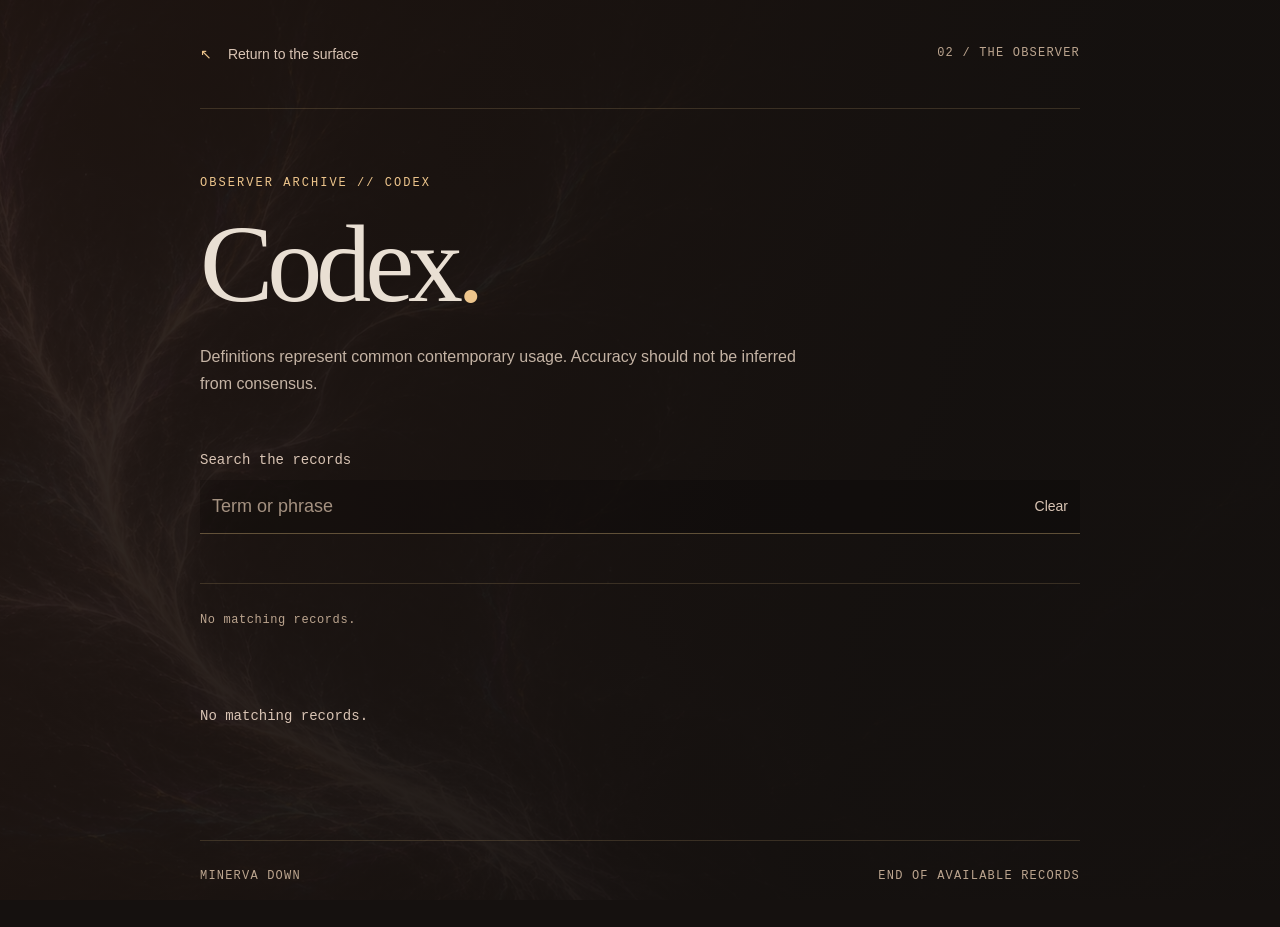
<file: observer/codex/template.html>
<!doctype html>
<html lang="en">
<head>
  <meta charset="UTF-8" />
  <meta name="viewport" content="width=device-width, initial-scale=1.0" />
  <meta name="robots" content="noindex, nofollow" />
  <meta name="theme-color" content="#15110f" />
  <title>CODEX | Minerva Down</title>
  <link rel="stylesheet" href="../../assets/reality.css" />
  <link rel="stylesheet" href="../../assets/observer-codex.css" />
  <script src="../../assets/observer-codex.js" defer></script>
</head>
<body class="codex-page">
  <a class="skip-link" href="#codex-records">Skip to records</a>
  <header class="codex-header">
    <a href="../../#about" class="codex-return"><span aria-hidden="true">↖</span> Return to the surface</a>
    <span class="codex-coordinate">02 / THE OBSERVER</span>
  </header>
  <main class="codex-main">
    <div class="codex-intro">
      <p class="eyebrow">OBSERVER ARCHIVE // CODEX</p>
      <h1>Codex<span aria-hidden="true">.</span></h1>
      <p class="codex-disclaimer">Definitions represent common contemporary usage. Accuracy should not be inferred from consensus.</p>
    </div>
    <div class="codex-tools" hidden>
      <label for="codex-search">Search the records</label>
      <div class="codex-search-row">
        <input id="codex-search" type="search" placeholder="Term or phrase" autocomplete="off" spellcheck="false" aria-controls="codex-records" />
        <button type="button" data-clear>Clear</button>
      </div>
    </div>
    <nav class="codex-alphabet" aria-label="Alphabetical index">
        <!-- CODEX_INDEX -->
    </nav>
    <div class="codex-register">
      <p data-count role="status" aria-live="polite" aria-atomic="true">{{COUNT}} records</p>
      <button type="button" data-expand hidden>Expand all</button>
    </div>
    <div id="codex-records" tabindex="-1">
<!-- CODEX_ENTRIES -->
    </div>
    <p class="codex-empty" data-empty hidden></p>
  </main>
  <footer class="codex-footer"><span>MINERVA DOWN</span><span>END OF AVAILABLE RECORDS</span></footer>
</body>
</html>
</file>
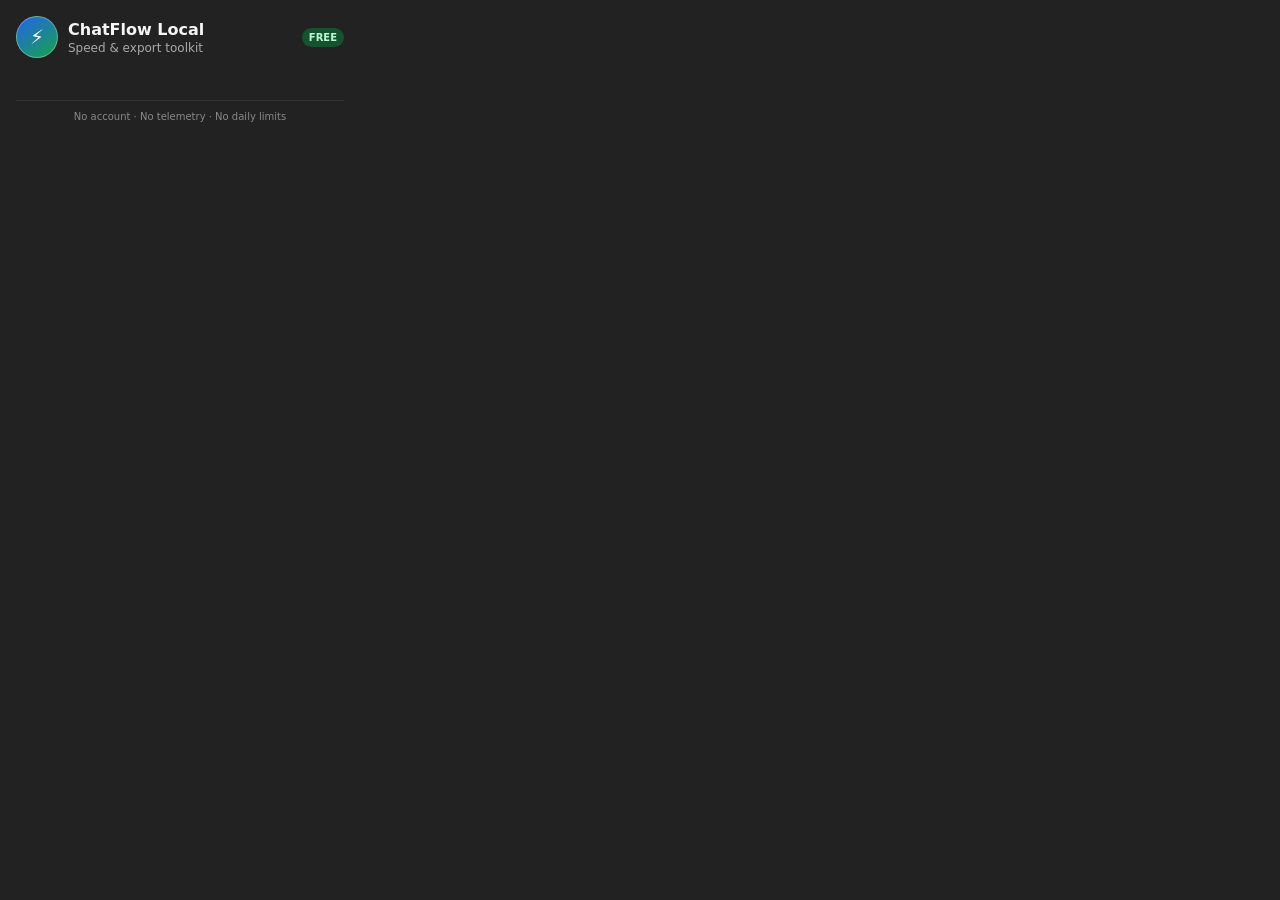
<file: extensions/packages/chatflow-local/popup.html>
<!doctype html>
<html lang="en">
  <head>
    <meta charset="utf-8">
    <meta name="viewport" content="width=device-width, initial-scale=1">
    <title>ChatFlow Local</title>
    <link rel="stylesheet" href="popup.css">
  </head>
  <body>
    <main>
      <header>
        <div class="mark" aria-hidden="true">⚡</div>
        <div>
          <h1>ChatFlow Local</h1>
          <p>Speed & export toolkit</p>
        </div>
        <span class="badge">FREE</span>
      </header>

      <section id="controls" hidden>
        <label class="toggle-row">
          <span><strong>Performance mode</strong><small>Reduce rendering work in long chats</small></span>
          <input id="enabled" type="checkbox">
        </label>

        <label class="toggle-row">
          <span><strong>Hide older turns</strong><small>Keep only recent messages on screen</small></span>
          <input id="focusMode" type="checkbox">
        </label>

        <label class="number-row">
          <span>Keep latest turns</span>
          <input id="keepRecent" type="number" min="5" max="250" step="5">
        </label>

        <label class="toggle-row">
          <span><strong>Status HUD</strong><small>Show live optimization statistics</small></span>
          <input id="showHud" type="checkbox">
        </label>

        <div id="conversation" class="conversation"></div>

        <p class="label">Export open conversation</p>
        <div class="exports">
          <button data-format="pdf">PDF</button>
          <button data-format="md">Markdown</button>
          <button data-format="txt">Text</button>
          <button data-format="json">JSON</button>
        </div>
      </section>

      <section id="empty" class="empty" hidden>
        Open a conversation on <a href="https://chatgpt.com" target="_blank">chatgpt.com</a> to use ChatFlow Local.
      </section>

      <p id="status" role="status"></p>
      <footer>No account · No telemetry · No daily limits</footer>
    </main>
    <script src="popup.js"></script>
  </body>
</html>
</file>
<file: assets/reality.css>
/* Reality sheets: the content is the surface, navigation is the tear. */
:root {
  color-scheme: dark;
  --ink: #eeeede;
  --muted: #b6b9af;
  --acid: #d6ee92;
  --line: #e6e9d32d;
  --mono: "Cascadia Code", Consolas, monospace;
  --serif: "Bodoni MT", Didot, "Times New Roman", serif;
  --seam: 98.2%;
  --fold-angle: -8deg;
  --fold-width: .72%;
  --fold-turn: -52deg;
  --fold-skew: -2deg;
  --peel-progress: 0;
  --peel-copy: 0;
  --audio-energy: 0;
  --audio-face-alpha: .08;
  --audio-face-glow: 22px;
  --audio-depth: 24px;
  --world-x: 0px;
  --world-y: 0px;
  --settle: cubic-bezier(.22, .68, .26, 1);
}
* { box-sizing: border-box; }
body { margin: 0; background: #090d0c; color: var(--ink); font-family: Arial, sans-serif; }
button, input, a { -webkit-tap-highlight-color: transparent; }
button, input { font: inherit; }
button, a { touch-action: manipulation; }
button { color: inherit; cursor: pointer; }
a { color: inherit; text-underline-offset: 5px; }
button { border: 0; background: none; }
button:disabled { opacity: .25; cursor: default; }
:focus-visible { outline: 2px solid var(--acid); outline-offset: 6px; }
::selection { background: var(--acid); color: #111; }
[hidden] { display: none !important; }
.sr-only { position: absolute; width: 1px; height: 1px; padding: 0; overflow: hidden; clip-path: inset(50%); white-space: nowrap; }
.skip-link { position: fixed; z-index: 100; top: 10px; left: 10px; background: var(--acid); color: #111; padding: 14px; transform: translateY(-160%); }
.skip-link:focus { transform: none; }
.world-header { height: 94px; position: absolute; z-index: 30; top: 0; left: 0; right: 0; padding: 0 4%; display: flex; gap: 24px; align-items: center; }
.brand { font-size: 28px; font-weight: 600; text-decoration: none; letter-spacing: -1.5px; white-space: nowrap; display: inline-flex; align-items: center; }
.brand-mark { color: var(--acid); font: 44px var(--serif); margin-right: 13px; }
.brand-period { color: var(--acid); }
.header-coordinate { margin: 0 auto 0 30px; color: #b6bcb1; font: 12px var(--mono); letter-spacing: .18em; }
.header-actions { display: flex; align-items: center; gap: 30px; margin-left: auto; }
.mode-button, .index-button, .motion-button { font-size: 14px; padding: 12px 0; }
.mode-button { color: #bec2b7; }
.index-button span { margin-left: 18px; color: var(--acid); font-size: 20px; }
.layer-index { position: fixed; z-index: 45; right: 3%; top: 80px; width: min(460px, 94%); padding: 30px; border: 1px solid var(--line); background: #101512f5; box-shadow: 0 40px 100px #000a; backdrop-filter: blur(20px); }
.layer-index a { text-decoration: none; display: grid; grid-template-columns: 36px 1fr 20px; padding: 18px 0; border-top: 1px solid var(--line); font-size: 18px; }
.layer-index a span { color: var(--acid); font: 14px var(--mono); }
.layer-index > p:last-child { color: var(--muted); font-size: 14px; line-height: 1.6; }
.layer-index a[aria-current="page"] { color: var(--acid); }
.reality { position: relative; min-height: 100svh; overflow: hidden; background: #0b1210; isolation: isolate; }
.world-art { position: absolute; z-index: -2; inset: -3%; pointer-events: none; transform: translate3d(var(--world-x), var(--world-y), 0) scale(1.025); background-size: cover; background-position: center; }
.world-art::after { content: ""; position: absolute; inset: 0; background: linear-gradient(0deg, #050907aa, transparent 40%, #05090755); }
.world-art::after { box-shadow: inset 0 0 180px rgba(105, 185, 126, var(--audio-face-alpha)); }
.surface-art { background-image: linear-gradient(90deg, #0a100ff5 0%, #0b1412a8 39%, #121a140a 72%), url("./hero-soul-thread.webp"); filter: saturate(.38) sepia(.15); }
.surface-art::before { content: ""; position: absolute; inset: 0; background: linear-gradient(116deg, transparent 48%, #d8e7bd15 49%, transparent 51%); }
.minerva-art { background-image: linear-gradient(90deg, #031e1cfa 0%, #06352dbc 46%, #06483b88), url("./section-ether.webp"); }
.author-art { background-image: linear-gradient(90deg, #321c16f5, #492b1dd1 55%, #a2794430), url("./section-branches.webp"); filter: sepia(.3); }
.machines-art { background-image: linear-gradient(90deg, #1b132bf5, #1d1633cc 62%, #412c6066), url("./section-branches.webp"); }
.channel-art { background-image: linear-gradient(90deg, #0b141ceb, #132e3ab0 65%, #21475d77), url("./hero-soul-thread.webp"); }
.reality-content { position: relative; z-index: 2; width: min(72%, 1200px); margin-left: 7%; padding: 145px 0 120px; }
.eyebrow { display: flex; align-items: center; gap: 12px; color: var(--acid); font: 12px/1.5 var(--mono); letter-spacing: .17em; margin: 0 0 34px; }
.live-dot { width: 6px; height: 6px; border-radius: 50%; background: var(--acid); box-shadow: 0 0 14px #d6ee9277; }
h1, h2 { font-family: var(--serif); font-weight: 400; letter-spacing: -.055em; margin: 0; line-height: .92; }
h1 { font-size: clamp(76px, 9.5vw, 160px); }
h2 { font-size: clamp(60px, 7.2vw, 118px); }
h1 em, h2 em { font-weight: 400; color: var(--acid); }
p { font-size: 16px; line-height: 1.7; }
.surface-content { padding-top: clamp(150px, 23vh, 280px); }
.surface-lede { margin: 34px 0 30px; color: #c7ccbe; font-size: 18px; line-height: 1.65; }
.text-action { display: inline-flex; align-items: center; gap: 32px; font-size: 16px; text-decoration: none; padding: 15px 0 12px; border-bottom: 1px solid #d6ee9277; }
.text-action span { color: var(--acid); font-size: 25px; transition: transform 620ms var(--settle); }
.text-action:is(:hover, :focus-visible) span { transform: translate(3px, -3px); }
.surface-coordinate { position: absolute; top: 145px; right: 24%; font: 12px/1.7 var(--mono); letter-spacing: .12em; color: #bdc5b488; }
.surface-footer { position: absolute; bottom: 125px; left: 7%; right: 26%; display: flex; justify-content: space-between; gap: 24px; color: #b6bba28c; font: 12px var(--mono); letter-spacing: .12em; }
.reality-number { position: absolute; right: 17%; bottom: 88px; color: #eff2d909; font: 210px/.8 var(--serif); letter-spacing: -.08em; pointer-events: none; }
.chapter-note { color: #bfcabd; font: italic 22px var(--serif); margin: 0 0 20px; }
.book-layout { display: grid; grid-template-columns: minmax(0, 1.1fr) minmax(0, .9fr); gap: 5vw; align-items: center; }
.minerva-content { padding-top: 125px; }
.book-copy > p:not(.chapter-note):not(.book-meta) { color: #b9cfc4; max-width: 500px; line-height: 1.65; }
.book-copy > .book-hook { color: #edf1df !important; font: 24px var(--serif); margin-bottom: 18px; }
.book-meta { font: 12px/1.7 var(--mono); color: #8ca89b; margin-top: 25px; letter-spacing: .06em; }
.book-panel-cover { --book-rx: -4deg; --book-ry: -18deg; --book-lift: 0px; position: relative; perspective: 1200px; width: 100%; padding: 30px; }
.minerva-book { position: relative; width: min(100%, 285px); aspect-ratio: 2/3; margin: 0 auto; transform-style: preserve-3d; transform: translateY(var(--book-lift)) rotateX(var(--book-rx)) rotateY(var(--book-ry)) translateZ(var(--audio-depth)) scale(var(--book-gesture-scale, 1)); transition: transform .2s; }
.minerva-book__face { position: absolute; inset: 0; transform: translateZ(12px); box-shadow: 20px 35px 80px #000a, 0 0 var(--audio-face-glow) rgba(117,220,235,var(--audio-face-alpha)); }
.minerva-book__face img { width: 100%; height: 100%; display: block; border: 1px solid #edf6dc55; }
.minerva-book__spine { position: absolute; left: 0; height: 100%; width: 26px; background: linear-gradient(90deg,#050c09,#18362b); transform-origin: left; transform: translateZ(12px) rotateY(-90deg); writing-mode: vertical-rl; padding: 20px 5px; font: 12px var(--mono); color: #bbd6b3; letter-spacing: .14em; }
.artifact-crosshair { position: absolute; inset: 0; border: 1px solid #c9e9bb25; border-radius: 50%; transform: rotateX(62deg) rotateZ(-25deg); }
.artifact-crosshair::after { content: ""; position: absolute; inset: 10%; border: 1px solid #c9e9bb18; border-radius: 50%; }
.artifact-caption { display: block; margin-top: 48px; text-align: center; color: #a9bfa2; font: 12px var(--mono); letter-spacing: .2em; }
.author-content { padding-top: 17vh; }
.author-content h2 { max-width: 1000px; }
.author-columns { display: grid; grid-template-columns: 1fr 1fr; gap: 6vw; margin-top: 50px; max-width: 910px; }
.author-columns > div p { color: #d9c4b4; margin-top: 0; }
.author-quote { font: italic clamp(25px, 3vw, 44px)/1.25 var(--serif); margin: 0; padding-left: 28px; border-left: 1px solid #dfbc8166; color: #dfbc81; }
.reality--author { --acid: #edc58c; }
.reality--machines { --acid: #c8b9ff; }
.machines-content { padding-top: 125px; }
.machines-content h2 { font-size: clamp(52px, 5.5vw, 86px); }
.machines-intro { color: #bdb4ce; margin: 24px 0; }
.project-index { width: min(100%, 900px); }
.project-index a { display: grid; grid-template-columns: 58px minmax(0, 1fr) 30px; align-items: center; gap: 24px; padding: 18px 0; border-top: 1px solid #c8b9ff40; text-decoration: none; transition: background 650ms var(--settle), border-color 650ms var(--settle); }
.project-index a:last-child { border-bottom: 1px solid #c8b9ff40; }
.project-index a:is(:hover, :focus-visible) { background: #c8b9ff08; border-top-color: #c8b9ff66; }
.project-index a > span { transition: transform 850ms var(--settle); }
@media (hover: hover) and (pointer: fine) {
  .project-index a:is(:hover, :focus-visible) > span:nth-child(2) { transform: translateX(5px); }
  .project-index a:is(:hover, :focus-visible) > .project-code { transform: translateX(1px); }
  .project-index a:is(:hover, :focus-visible) > .project-arrow { transform: translate(2px, -2px); }
}
.project-code { color: #b49bc8; font: 12px var(--mono); }
.project-index strong { display: block; font: 25px var(--serif); font-weight: 400; }
.project-index small { display: block; color: #bdb4ce; margin-top: 5px; font-size: 14px; }
.project-arrow { color: var(--acid); font-size: 24px; }
.reality--channel { --acid: #b9e0eb; }
.channel-content { padding-top: 17vh; }
.channel-content h2 { font-size: clamp(60px, 7vw, 116px); }
.channel-links { display: flex; align-items: center; flex-wrap: wrap; gap: 32px; margin-top: 35px; }
.channel-links > a:not(.text-action) { color: #b5ccd2; text-decoration: none; font-size: 14px; }
.channel-address { font: 14px var(--mono); color: #91aab6; }
.return-button { margin-top: 30px; font: 14px var(--mono); padding: 15px 0; }
.world-footer { position: fixed; z-index: 35; left: 0; right: 0; bottom: 0; min-height: 87px; padding: 12px 4%; display: flex; align-items: center; justify-content: space-between; gap: 25px; border-top: 1px solid #ffffff16; background: #0b110ff0; backdrop-filter: blur(18px); }
.depth-nav { display: flex; align-items: center; gap: 20px; }
.depth-nav > button { font-size: 23px; padding: 12px; }
.depth-dots { display: flex; align-items: center; gap: 3px; }
.depth-dots a { padding: 12px 7px; display: block; }
.depth-dots span { display: block; width: 5px; height: 5px; background: #879078; transition: height 580ms var(--settle), background 580ms var(--settle); }
.depth-dots a[aria-current="page"] span { height: 24px; background: var(--acid); }
.depth-count { color: #829080; font: 12px var(--mono); white-space: nowrap; }
.depth-count b { color: var(--ink); font-weight: 400; }
.soundtrack-player { display: flex; gap: 14px; align-items: center; }
.soundtrack-player button { width: 40px; height: 40px; border: 1px solid #ccd5c535; border-radius: 50%; flex-shrink: 0; }
.soundtrack-player__toggle { color: var(--acid); font-size: 13px; }
.soundtrack-player canvas { width: 65px; height: 25px; }
.soundtrack-player__identity { display: flex; flex-direction: column; gap: 5px; }
.soundtrack-player__identity span { font: 10px var(--mono); letter-spacing: .1em; color: #8e998a; }
.soundtrack-player__identity strong { font: 16px var(--serif); font-weight: 400; }
.soundtrack-player__timeline input { width: 75px; accent-color: var(--acid); }
.soundtrack-player time { color: #9aa591; font: 12px var(--mono); }
.soundtrack-player .soundtrack-player__mute { border: none; width: 26px; }
.soundtrack-player--error .soundtrack-player__identity::after { content: "Unable to play. Try again."; color: #efb7a1; font-size: 12px; }
.motion-button { color: #a5ad9e; }
.peel-fold, .peel-handle, .next-whisper { display: none; }
/* Enhanced view keeps a second reality physically exposed beneath the first. */
.spatial { overflow: hidden; }
.spatial .world-header { position: fixed; }
.spatial #main-content { position: fixed; inset: 0 0 86px; outline: none; overflow: hidden; perspective: 1500px; }
.spatial .reality-stack { position: absolute; inset: 0; perspective: 1500px; }
.spatial .reality { position: absolute; inset: 0; min-height: 0; height: 100%; will-change: clip-path, transform; }
.spatial .reality-content { height: 100%; overflow-x: hidden; overflow-y: auto; scrollbar-width: thin; scrollbar-color: #b6b9af22 transparent; padding-bottom: 48px; }
.spatial .surface-content { padding-bottom: 110px; }
@media (min-width: 761px) {
  /* Preserve the copy's width, with room for the open page beyond its column. */
  .spatial .minerva-content { width: min(86%, calc(1200px + 14vw)); padding-right: 14vw; }
}
.spatial .surface-footer { bottom: 30px; }
.spatial .reality-number { bottom: 20px; }
.spatial .peel-fold { display: block; position: absolute; z-index: 15; top: -15%; bottom: -15%; left: var(--seam); width: var(--fold-width); min-width: 5px; transform-origin: left center; transform: skewX(var(--fold-skew)) rotateY(var(--fold-turn)); background: linear-gradient(90deg,#010403 0%,#050b08 25%,#6e8978 44%,#dcebd2 49%,#8ca796 53%,#101b15 65%,#010403 100%); box-shadow: -5px 0 18px #000c, 7px 0 24px rgba(154,210,185,.12); overflow: hidden; pointer-events: none; }
.peel-fold::before { content: ""; position: absolute; inset: 0; background: url("./section-branches.webp") 55% center / auto 100%; opacity: calc(.05 + (var(--peel-progress) * .13)); mix-blend-mode: multiply; }
.peel-fold::after { content: ""; position: absolute; top: 0; bottom: 0; left: 48%; width: max(1px, 5%); background: linear-gradient(transparent 3%,#eaf6df 18%,#8fd4bd 52%,#f0f7df 84%,transparent 97%); box-shadow: 0 0 10px rgba(175,235,211,.46), 0 0 24px rgba(126,198,172,.2); opacity: calc(.56 + (var(--peel-progress) * .32)); }
.peel-fold span { position: absolute; z-index: 1; top: 30%; left: 58%; writing-mode: vertical-rl; font: 10px var(--mono); letter-spacing: .28em; white-space: nowrap; color: #b7cbb8; opacity: var(--peel-copy); text-shadow: 0 0 12px #9cd8bd55; }
.spatial .peel-handle { position: absolute; display: flex; z-index: 20; top: 55%; left: var(--seam); transform: translate(-72%, -50%); align-items: center; flex-direction: column; gap: 9px; padding: 18px 13px; touch-action: none; cursor: grab; user-select: none; }
.peel-handle:active { cursor: grabbing; }
.peel-handle__symbol { display: grid; place-items: center; width: 42px; height: 42px; border: 1px solid #d8efd05c; border-radius: 50%; color: #d7ead0; background: #0e1712d9; font-size: 18px; box-shadow: 0 0 0 5px #cfedb408,0 0 18px #a5dfc31b,0 8px 26px #0009; transition: transform .2s, color .2s, background .2s, box-shadow .2s; }
.peel-handle:hover .peel-handle__symbol, .peel-handle:focus-visible .peel-handle__symbol { transform: scale(1.06); color: #172019; background: #dcebc9; box-shadow: 0 0 0 6px #cfedb40d,0 0 28px #a5dfc344,0 8px 28px #0009; }
.peel-handle__label { font: 10px/1.45 var(--mono); letter-spacing: .13em; color: #d5e4d0a8; text-align: center; text-shadow: 0 1px 9px #000; transition: color .2s, opacity .2s; }
.peel-handle:hover .peel-handle__label, .peel-handle:focus-visible .peel-handle__label { color: #eff8ea; }
.spatial .next-whisper { display: flex; position: absolute; z-index: 18; top: 130px; right: 2.1%; writing-mode: vertical-rl; gap: 24px; margin: 0; color: #b1c5b2; opacity: var(--peel-copy); pointer-events: none; }
.next-whisper span { font: 10px var(--mono); letter-spacing: .22em; }
.next-whisper b { font: italic 21px var(--serif); font-weight: 400; }
.spatial.is-last .peel-fold, .spatial.is-last .peel-handle, .spatial.is-last .next-whisper { display: none; }
.is-peeling .peel-handle__label { opacity: 0; }
.is-peeling .reality-content { pointer-events: none; }
.still .world-art { transform: none; }
.still *, .still *::before, .still *::after { transition: none !important; scroll-behavior: auto !important; }
.still .project-index a > span, .still .text-action span, .still .peel-handle__symbol { transform: none !important; }
.peel-handle__symbol { transition: transform 620ms var(--settle), color 520ms var(--settle), background 520ms var(--settle), box-shadow 700ms var(--settle); }
.peel-handle__label { transition: color 520ms var(--settle), opacity 420ms var(--settle); }
.author-art { transform: translate3d(calc(var(--world-x) * .35), calc(var(--world-y) * .35), 0) scale(1.025); }
.channel-art { transform: translate3d(calc(var(--world-x) * .6), calc(var(--world-y) * .6), 0) scale(1.025); }
.still .minerva-book { transform: rotateY(-12deg); transition: none; }
body:not(.spatial) .world-header { position: relative; background: #0a100e; }
body:not(.spatial) .reality-content { width: min(86%, 1200px); }
body:not(.spatial) .surface-footer { display: none; }
body:not(.spatial) .reality-number { right: 7%; }
body:not(.spatial) .reality { scroll-margin-top: 0; }
@media (min-width: 1600px) {
  .surface-content { padding-top: 22vh; }
  .minerva-content, .machines-content { padding-top: 16vh; }
}
@media (max-height: 780px) and (min-width: 761px) {
  .surface-content { padding-top: 140px; }
  h1 { font-size: clamp(72px, 8vw, 122px); }
  .surface-content .eyebrow { margin-bottom: 24px; }
  .surface-lede { margin: 22px 0 10px; }
  .surface-footer { display: none; }
  .minerva-content, .machines-content, .author-content, .channel-content { padding-top: 115px; }
  .book-copy h2 { font-size: 78px; }
  .book-copy p:not(.chapter-note):not(.book-meta) { font-size: 15px; }
  .minerva-content .eyebrow { margin-bottom: 22px; }
  .book-panel-cover { padding: 24px 40px; }
}
@media (max-width: 1100px) {
  .header-coordinate { display: none; }
  .surface-coordinate { right: 22%; font-size: 10px; }
  .motion-button { display: none; }
  .layer-index .motion-button { display: block; margin-top: 20px; color: var(--ink); }
  .book-layout { gap: 20px; }
  .book-panel-cover { padding: 12px; }
  .author-columns { gap: 30px; margin-top: 30px; }
  .surface-footer span:first-child { display: none; }
}
@media (max-width: 760px) {
  .world-header { height: 76px; padding: 0 6%; gap: 10px; }
  .brand { font-size: 24px; }
  .brand-mark { font-size: 34px; margin-right: 8px; }
  .header-actions { gap: 16px; }
  .mode-button { font-size: 12px; }
  .index-button { font-size: 14px; }
  .index-button span { display: none; }
  .reality-content { margin-left: 7%; width: 75%; padding-top: 110px; }
  .surface-content { padding-top: 23vh; }
  h1 { font-size: clamp(58px, 11.5vw, 86px); }
  h2 { font-size: clamp(44px, 9.5vw, 70px); }
  .eyebrow { font-size: 10px; letter-spacing: .1em; margin-bottom: 25px; }
  .surface-lede { font-size: 16px; margin-top: 28px; }
  .surface-lede br { display: none; }
  .surface-coordinate, .surface-footer, .reality-number { display: none; }
  .text-action { font-size: 15px; gap: 20px; }
  .spatial .peel-fold { width: var(--fold-width); }
  .spatial .peel-handle { padding: 18px 6px; top: 62%; }
  .peel-handle__symbol { width: 36px; height: 36px; font-size: 17px; }
  .peel-handle__label { font-size: 9px; }
  .spatial .next-whisper { top: 100px; right: 2%; }
  .next-whisper b { font-size: 17px; }
  .world-footer { min-height: 100px; padding: 10px 5%; flex-wrap: wrap; gap: 7px; }
  .spatial #main-content { bottom: 104px; }
  .depth-nav { width: 100%; justify-content: center; gap: 12px; height: 30px; }
  .depth-nav > button { padding: 0 8px; font-size: 20px; }
  .depth-dots a { padding: 7px 10px; }
  .depth-dots a[aria-current="page"] span { height: 15px; }
  .soundtrack-player { width: 100%; justify-content: center; gap: 11px; }
  .soundtrack-player button { width: 32px; height: 32px; }
  .soundtrack-player canvas { width: 44px; height: 22px; }
  .soundtrack-player__identity span { display: none; }
  .soundtrack-player__identity strong { font-size: 14px; }
  .soundtrack-player__timeline input { width: 55px; }
  .soundtrack-player time { display: none; }
  .book-layout { grid-template-columns: 1fr; }
  .book-panel-cover { width: 220px; margin: 20px auto 30px; }
  .book-copy h2 { font-size: 65px; }
  .chapter-note { font-size: 19px; }
  .book-meta { font-size: 10px; }
  .author-columns { grid-template-columns: 1fr; gap: 25px; }
  .author-quote { font-size: 26px; }
  .machines-content h2 { font-size: 44px; }
  .project-index a { grid-template-columns: 28px 1fr 15px; gap: 10px; }
  .project-index strong { font-size: 22px; }
  .project-code { font-size: 10px; }
  .project-index small { font-size: 14px; }
  .channel-content h2 { font-size: 50px; }
  .channel-links { align-items: flex-start; flex-direction: column; gap: 22px; }
  .channel-address { font-size: 12px; }
  .layer-index { max-height: calc(100svh - 100px); overflow-y: auto; padding: 22px; backdrop-filter: none; }
  .world-footer { backdrop-filter: none; }
}
@media (prefers-reduced-motion: reduce) {
  *, *::before, *::after { scroll-behavior: auto !important; transition: none !important; }
  .world-art { transform: none; }
  .project-index a > span, .text-action span, .peel-handle__symbol { transform: none !important; }
  .minerva-book { transform: rotateY(-12deg); }
}
@media (max-width: 390px) {
  .brand { font-size: 21px; }
  .header-actions { gap: 10px; }
  .soundtrack-player { gap: 7px; }
}
</file>
<file: assets/minerva-book.css>
.reality--minerva {
  --book-panel-dim: 0;
}

.reality--minerva .book-copy {
  opacity: calc(1 - (var(--book-panel-dim) * .58));
  filter: brightness(calc(1 - (var(--book-panel-dim) * .28)));
}

.book-panel-cover[data-book-stage] {
  --book-open: 0;
  --book-page-reveal: 0;
  --book-aperture: 0;
  --book-cover-light: 1;
  touch-action: pan-y;
  isolation: isolate;
  overflow: visible;
  transition: z-index 0s linear;
}

.book-panel-cover[data-book-stage][data-book-state="preview"],
.book-panel-cover[data-book-stage][data-book-state="threshold"],
.book-panel-cover[data-book-stage].is-committing {
  z-index: 40;
}

.book-panel-cover[data-book-state="preview"] .minerva-book__interior,
.book-panel-cover[data-book-state="threshold"] .minerva-book__interior,
.book-panel-cover.is-committing .minerva-book__interior {
  z-index: 3;
  transform-style: preserve-3d;
}

.book-panel-cover[data-book-state="preview"] .minerva-book__continue,
.book-panel-cover[data-book-state="threshold"] .minerva-book__continue,
.book-panel-cover.is-committing .minerva-book__continue {
  transform: translateZ(6px);
}

.book-panel-cover.is-preview-interactive .minerva-book__cover {
  pointer-events: none;
}

.book-panel-cover[data-book-stage].is-focus {
  z-index: 60;
}

.minerva-book-focus .world-header,
.minerva-book-focus .world-footer {
  opacity: .68;
  transition: opacity .3s ease;
}

.minerva-book-focus .peel-handle {
  opacity: .48;
  transition: opacity .3s ease;
}

.book-panel-cover[data-book-stage] .artifact-crosshair {
  opacity: calc(1 - (var(--book-aperture) * .84));
}

.minerva-book[data-minerva-book] {
  --book-hinge-depth: 1px;
  touch-action: pan-y;
}

.minerva-book__cover {
  position: absolute;
  inset: 0;
  z-index: 2;
  display: block;
  width: 100%;
  height: 100%;
  margin: 0;
  padding: 0;
  border: 0;
  color: inherit;
  background:
    linear-gradient(90deg, rgba(5, 12, 10, .72), transparent 12%),
    radial-gradient(circle at 68% 38%, rgba(84, 122, 105, .18), transparent 45%),
    #111a16;
  cursor: grab;
  appearance: none;
  transform-origin: 0 50%;
  transform-style: preserve-3d;
  filter: brightness(var(--book-cover-light));
  will-change: transform, opacity, filter;
}

.minerva-book__cover:focus-visible {
  outline: 1px solid #d8f7cb;
  outline-offset: 7px;
}

.minerva-book__cover .minerva-book__face {
  opacity: clamp(0, calc((.5 - var(--book-open)) * 8), 1);
  transform: translateZ(.75px);
  backface-visibility: hidden;
  -webkit-backface-visibility: hidden;
}

.minerva-book__cover .minerva-book__face img {
  backface-visibility: hidden;
  -webkit-backface-visibility: hidden;
}

.minerva-book__cover::after {
  content: "";
  position: absolute;
  inset: 0;
  transform: translateZ(-.75px) rotateY(180deg);
  backface-visibility: hidden;
  -webkit-backface-visibility: hidden;
  border: 1px solid rgba(207, 236, 194, .22);
  background:
    linear-gradient(90deg, rgba(5, 12, 10, .72), transparent 12%),
    radial-gradient(circle at 68% 38%, rgba(84, 122, 105, .18), transparent 45%),
    #111a16;
  box-shadow: 13px 19px 42px rgba(0, 0, 0, .46);
}

.minerva-book__interior {
  position: absolute;
  inset: 0;
  right: auto;
  width: 100%;
  z-index: 0;
  box-sizing: border-box;
  display: flex;
  flex-direction: column;
  justify-content: flex-start;
  overflow: hidden;
  padding: 9% 9% 7% 13%;
  border: 1px solid rgba(202, 235, 190, .32);
  color: #dce9d7;
  background:
    linear-gradient(90deg, rgba(3, 8, 7, .64), transparent 11%),
    repeating-linear-gradient(0deg, rgba(227, 244, 218, .018) 0 1px, transparent 1px 5px),
    radial-gradient(circle at 75% 16%, rgba(79, 173, 150, .16), transparent 32%),
    #0d1512;
  box-shadow: 16px 26px 70px rgba(0, 0, 0, .68), inset 13px 0 22px rgba(0, 0, 0, .48);
  opacity: var(--book-page-reveal);
  transform-origin: 50% 50%;
  will-change: transform, opacity;
}

.minerva-book__interior::before {
  content: "";
  position: absolute;
  inset: 0 auto 0 0;
  width: 10%;
  background:
    linear-gradient(90deg, rgba(0, 0, 0, .74), rgba(3, 8, 7, .34) 35%, rgba(188, 231, 194, .13) 73%, transparent);
  box-shadow: inset 1px 0 rgba(199, 238, 207, .2);
  opacity: calc(.58 + (var(--book-aperture) * .28));
}

.minerva-book__interior::after {
  content: "";
  position: absolute;
  inset: 0;
  pointer-events: none;
  background: linear-gradient(104deg, transparent 48%, rgba(192, 246, 225, .1) 50%, transparent 52%);
  opacity: var(--book-aperture);
}

.minerva-book__folio {
  margin: 0 0 5%;
  color: #83b6a4;
  font: 10px/1 var(--mono);
  letter-spacing: .28em;
}

.minerva-book__interior h3 {
  max-width: 100%;
  margin: 0 0 6%;
  color: #eef3e4;
  font: italic 27px/.94 var(--serif);
  letter-spacing: -.03em;
}

.minerva-book__excerpt {
  margin: 0;
  color: #b7c9bc;
  font: clamp(10.5px, .95vw, 12px)/1.42 var(--serif);
}

.minerva-book__continue {
  position: relative;
  z-index: 1;
  align-self: flex-start;
  margin-top: auto;
  padding: 12px 0 4px;
  color: #cde8ca;
  font: 9px/1.35 var(--mono);
  letter-spacing: .12em;
  text-decoration: none;
  text-transform: uppercase;
}

.minerva-book__continue:focus-visible,
.minerva-book__continue:hover {
  color: #fff;
  text-shadow: 0 0 14px rgba(151, 235, 208, .62);
}

.minerva-book__spine {
  left: 0;
  z-index: 1;
  width: 22px;
  box-sizing: border-box;
  overflow: hidden;
  padding: 16px 5px;
  transform-origin: 0 50%;
  transform: translate3d(-1px, 0, var(--book-hinge-depth)) rotateY(-58deg);
  background:
    linear-gradient(90deg, #020504, #0b1712 22%, #183328 68%, #466b57 94%, #b5dbc0);
  box-shadow:
    inset -1px 0 rgba(222, 244, 214, .32),
    -3px 0 10px rgba(0, 0, 0, .46),
    2px 0 9px rgba(150, 222, 195, .1);
  color: rgba(221, 236, 212, .86);
  font-size: 10px;
  font-weight: 600;
  line-height: 1;
  letter-spacing: .1em;
  text-align: center;
  text-orientation: mixed;
  white-space: nowrap;
  text-shadow: 0 1px 5px rgba(0, 0, 0, .82);
  pointer-events: none;
}

.minerva-book__instruction {
  transition: opacity 480ms cubic-bezier(.22,.68,.26,1);
  margin: 21px auto 0;
  color: rgba(184, 209, 183, calc(.68 - (var(--book-open) * .46)));
  font: 9px/1.3 var(--mono);
  letter-spacing: .2em;
  text-align: center;
}

/* Reserve separate resting places for the signal and recovered-object label. */
.book-panel-cover[data-book-stage] .artifact-caption { margin-top: 64px; }
.book-panel-cover[data-book-stage] .dream-minerva { bottom: 48px; }

.book-panel-cover[data-book-state="preview"] .minerva-book__instruction,
.book-panel-cover[data-book-state="threshold"] .minerva-book__instruction,
.book-panel-cover.is-committing .minerva-book__instruction {
  opacity: 0;
}

.book-panel-cover.is-dragging .minerva-book__cover,
body.minerva-book-dragging {
  cursor: grabbing;
  user-select: none;
}

.book-panel-cover.is-dragging .minerva-book {
  transition: none;
}

.book-panel-cover.is-committing {
  z-index: 40;
}

.book-panel-cover.is-committing .dream-minerva,
.book-panel-cover.is-committing .artifact-caption {
  opacity: 0;
}

@media (max-width: 760px) {
  .minerva-book__interior {
    padding: 8% 8% 7% 12%;
  }

  .minerva-book__interior h3 {
    font-size: 22px;
  }

  .minerva-book__excerpt {
    font-size: 9.5px;
  }

  .minerva-book__continue {
    font-size: 8px;
  }
}

@media (prefers-reduced-motion: reduce) {
  .book-panel-cover[data-book-stage] .minerva-book__cover,
  .book-panel-cover[data-book-stage] .minerva-book__interior {
    will-change: auto;
  }
}
</file>
<file: assets/minerva-heading.css>
.minerva-title__visual {
  display: block;
}

.minerva-title__down {
  position: relative;
  display: inline-block;
  cursor: default;
}

.minerva-title__down-letter {
  display: inline-block;
  transform: translate3d(0, 0, 0) rotate(0deg);
  transform-origin: 50% 72%;
  backface-visibility: hidden;
}

.minerva-title__down.is-falling .minerva-title__down-letter {
  will-change: transform, opacity;
  animation: minerva-down-letter-fall var(--down-duration) cubic-bezier(.48, .04, .88, .48) var(--down-delay) both;
}

.minerva-title__down.is-gone .minerva-title__down-letter,
.minerva-title__down.is-resetting .minerva-title__down-letter {
  opacity: 0;
}

.minerva-title__down.is-reforming .minerva-title__down-letter {
  will-change: transform, opacity;
  animation: minerva-down-letter-reform var(--down-reform-duration) cubic-bezier(.22, .72, .28, 1) var(--down-reform-delay) both;
}

@keyframes minerva-down-letter-fall {
  0% {
    transform: translate3d(0, 0, 0) rotate(0deg);
    opacity: 1;
  }
  45% {
    transform: translate3d(calc(var(--down-drift) * .18), calc(var(--down-distance) * .18), 0) rotate(calc(var(--down-rotation) * .24));
    opacity: 1;
  }
  74% {
    transform: translate3d(calc(var(--down-drift) * .62), calc(var(--down-distance) * .6), 0) rotate(calc(var(--down-rotation) * .68));
    opacity: .46;
  }
  100% {
    transform: translate3d(var(--down-drift), var(--down-distance), 0) rotate(var(--down-rotation));
    opacity: 0;
  }
}

@keyframes minerva-down-letter-reform {
  0% {
    opacity: 0;
    transform: translate3d(0, var(--down-settle), 0);
  }
  100% {
    opacity: 1;
    transform: translate3d(0, 0, 0);
  }
}

.still .minerva-title__down-letter,
.minerva-title__down[data-motion-paused="true"] .minerva-title__down-letter {
  opacity: 1 !important;
  transform: none !important;
  animation: none !important;
}

@media (hover: none), (pointer: coarse) {
  .minerva-title__down {
    cursor: inherit;
  }
}

@media (prefers-reduced-motion: reduce) {
  .minerva-title__down-letter {
    opacity: 1 !important;
    transform: none !important;
    animation: none !important;
  }
}
</file>
<file: assets/dream-signal.css>
/* One semantic message, seven placements. Only individual decorative letters move. */
[data-dream-signal] {
  --dream-cyan: 134, 199, 210;
  --dream-violet: 166, 150, 209;
  --dream-tension: 0;
  font-family: Consolas, "Courier New", monospace;
  font-weight: 400;
  line-height: 1.6;
  letter-spacing: .08em;
  color: #c6d4bb;
}
[data-dream-ready] > .dream-semantic {
  position: absolute;
  width: 1px;
  height: 1px;
  margin: -1px;
  padding: 0;
  overflow: hidden;
  clip-path: inset(50%);
  white-space: nowrap;
}
.dream-visual { display: inline; }
.dream-word { position: relative; display: inline-block; white-space: nowrap; }
.dream-letter {
  display: inline-grid;
  grid-template-areas: "glyph";
  width: .64em;
  text-align: center;
  vertical-align: baseline;
  transform-origin: center 65%;
}
.dream-char__glyph {
  grid-area: glyph;
  display: block;
  width: 100%;
  pointer-events: none;
  backface-visibility: hidden;
}
.dream-char__glyph--next { opacity: 0; }
[data-dream-morphing="true"] > .dream-char__glyph { will-change: opacity, transform, filter; }
[data-dream-disintegrating="true"] .dream-letter { will-change: opacity, transform; }
.dream-gap { white-space: pre; }

/* Slow semantic instability: each real letter keeps its canonical layout slot
   while transforms carry it temporarily into a neighboring slot. */
[data-dream-headline] {
  position: relative;
  display: inline-block;
  white-space: nowrap;
}
[data-dream-headline-ready] > .dream-headline__semantic {
  position: absolute;
  width: 1px;
  height: 1px;
  margin: -1px;
  padding: 0;
  overflow: hidden;
  clip-path: inset(50%);
  white-space: nowrap;
}
.dream-headline__visual { display: inline-block; white-space: nowrap; }
.dream-headline__letter {
  position: relative;
  display: inline-block;
  vertical-align: baseline;
  text-align: center;
  transform-origin: center 65%;
  backface-visibility: hidden;
}
[data-dream-headline-moving="true"] .dream-headline__letter { will-change: transform; }
/* Preserve the Extensions word's existing cyan-to-violet treatment across
   independently moving letter slots. */
.extensions-hero [data-dream-headline] .dream-headline__letter {
  color: transparent;
  background: linear-gradient(90deg, var(--cyan), var(--green), var(--violet));
  background-size: calc(var(--dream-headline-count) * 100%) 100%;
  background-position: var(--dream-headline-stop) 0;
  background-repeat: no-repeat;
  background-clip: text;
  -webkit-background-clip: text;
}
.dream-home {
  font-size: clamp(1.2rem, 2.7vw, 2.7rem);
  color: #e5ebd5;
  margin: -10px 0 24px;
  letter-spacing: .07em;
}
.dream-minerva {
  position: absolute;
  bottom: 24px;
  left: 0;
  width: 100%;
  margin: 0;
  z-index: 4;
  text-align: center;
  font-size: clamp(.8rem, 1.2vw, 1.05rem);
  color: #aec3d7;
  letter-spacing: .12em;
  transform: rotate(-3deg);
}
/* The local filament lives beside the book; it never lights up the whole page. */
.dream-minerva::before {
  content: "";
  position: absolute;
  z-index: -1;
  left: -4%;
  right: -4%;
  top: 68%;
  height: 1px;
  background: linear-gradient(90deg, transparent, #a9cbe8, #ad9ddd, transparent);
  opacity: var(--dream-thread-opacity, .14);
  transform: translateY(var(--dream-thread-drift, 0px)) rotate(-2deg);
  box-shadow: 0 0 9px #afbbe33b;
  transition: opacity 1.8s ease, transform 2.3s ease;
}
.dream-author { margin: 35px 0 0 28px; color: #c1a997; font-size: .8rem; letter-spacing: .06em; }
.dream-register { width: min(100%, 900px); margin: 12px 0 19px; text-align: right; font-size: .9rem; color: #bcaed1; letter-spacing: .16em; }
.dream-channel { margin: 42px 0 0; padding-left: 2px; color: #9bb1ba; font-size: .8rem; letter-spacing: .18em; }
.dream-archive { margin: 30px 0 22px; color: #a8bfd0; font-size: .875rem; letter-spacing: .12em; }
.dream-extensions { margin: 18px 0 25px; color: #a5b4c3; font-size: .8rem; letter-spacing: .1em; }
@media (max-width: 760px) {
  .dream-home { font-size: clamp(1rem, 3.3vw, 1.45rem); margin: -6px 0 23px; letter-spacing: .035em; }
  .dream-minerva { font-size: .75rem; letter-spacing: .025em; }
  .dream-register { text-align: left; font-size: .8rem; letter-spacing: .07em; }
  .dream-author { margin-top: 25px; font-size: .75rem; letter-spacing: .025em; }
  .dream-channel { font-size: .75rem; letter-spacing: .07em; }
  .dream-letter,
  .dream-char__glyph { filter: none !important; }
}
.still .dream-letter,
[data-dream-paused="true"] .dream-letter {
  transform: none !important;
  opacity: 1 !important;
  filter: none !important;
  text-shadow: none !important;
}
.still .dream-char__glyph,
[data-dream-paused="true"] .dream-char__glyph {
  transform: none !important;
  filter: none !important;
  text-shadow: none !important;
}
.still .dream-char__glyph--current,
[data-dream-paused="true"] .dream-char__glyph--current { opacity: 1 !important; }
.still .dream-char__glyph--next,
[data-dream-paused="true"] .dream-char__glyph--next { opacity: 0 !important; }
.still .dream-headline__letter,
[data-dream-paused="true"] .dream-headline__letter { transform: none !important; }
.still .dream-minerva::before { opacity: .14; transform: rotate(-2deg); transition: none; }
@media (prefers-reduced-motion: reduce) {
  .dream-letter { transform: none !important; opacity: 1 !important; filter: none !important; text-shadow: none !important; }
  .dream-char__glyph { transform: none !important; filter: none !important; text-shadow: none !important; }
  .dream-char__glyph--current { opacity: 1 !important; }
  .dream-char__glyph--next { opacity: 0 !important; }
  .dream-headline__letter { transform: none !important; }
  .dream-minerva::before { opacity: .14 !important; transform: rotate(-2deg) !important; transition: none; }
}
</file>
<file: assets/observer-notice.css>
/* An inline seam. All geometry is overlaid: the quote never reflows. */
.observer-notice { position: relative; display: inline-block; isolation: isolate; --density: 0; --rift-opacity: 0; --rift-width: .012; --rift-height: .25; --reveal: 0; }
.observer-notice__trigger { display: inline; position: relative; z-index: 3; margin: 0; padding: 0; border: 0; border-radius: 0; background: none; color: inherit; font: inherit; letter-spacing: inherit; line-height: inherit; vertical-align: baseline; cursor: text; }
.observer-notice__word { white-space: nowrap; -webkit-text-stroke: calc(var(--density) * .38px) currentColor; }
.observer-notice__half, .observer-notice__half > span, .observer-notice__period { display: inline-block; }
.observer-notice__half:first-child { transform-origin: left center; }
.observer-notice__half:last-child { transform-origin: right center; }
.observer-notice__rift { position: absolute; z-index: 1; pointer-events: none; width: 130%; height: 245%; left: -15%; top: -72%; opacity: var(--rift-opacity); transform: scale(var(--rift-width), var(--rift-height)); filter: drop-shadow(0 0 3px #a8c8d01c); }
.observer-notice__codex { position: absolute; z-index: 4; inset: 50% auto auto 50%; transform: translate(-50%, -50%); display: grid; place-items: center; min-height: 44px; padding: 0 .3em; font: normal max(12px, .39em)/1.3 var(--mono); letter-spacing: .14em; text-decoration: none; color: #c2d5d9; text-shadow: 0 0 8px #c6e5ec35; opacity: var(--reveal); visibility: hidden; pointer-events: none; }
.observer-notice.is-emerging .observer-notice__codex { visibility: visible; }
.observer-notice.is-revealed .observer-notice__codex { pointer-events: auto; }
.observer-notice__codex:hover { color: #edf5f5; }
.observer-notice__trigger:focus-visible, .observer-notice__codex:focus-visible { outline: 1px solid #c2d5d9; outline-offset: 4px; }
.observer-notice.is-calm .observer-notice__rift { visibility: hidden; }
.observer-notice.is-calm .observer-notice__codex { background: #080b0d; box-shadow: 0 0 16px 6px #080b0d; }
.observer-transit { position: fixed; z-index: 1000; inset: 0; background: #030506; pointer-events: none; clip-path: polygon(50% 50%, 50% 50%, 50% 50%); }
@media (forced-colors: active) {
  .observer-notice__codex { color: LinkText; background: Canvas; text-shadow: none; }
}
</file>
<file: archive/style.css>
:root { --bg: #070b12; --bg-2: #0b1220; --panel: rgba(15, 25, 42, 0.78); --panel-strong: rgba(20, 36, 60, 0.92); --text: #e8f1ff; --muted: #9fb1c9; --line: rgba(111, 197, 255, 0.22); --cyan: #6ee7ff; --violet: #a78bfa; --green: #7cf8c7; --warning: #ffd166; --shadow: 0 24px 80px rgba(0, 0, 0, 0.45); }
* { box-sizing: border-box; }
html { scroll-behavior: smooth; }
body { margin: 0; min-height: 100vh; color: var(--text); font-family: Inter, ui-sans-serif, system-ui, -apple-system, BlinkMacSystemFont, "Segoe UI", sans-serif; background: radial-gradient(circle at 20% 10%, rgba(110, 231, 255, 0.16), transparent 32rem), radial-gradient(circle at 80% 20%, rgba(167, 139, 250, 0.18), transparent 30rem), linear-gradient(135deg, var(--bg), var(--bg-2) 60%, #06070d); overflow-x: hidden; }
body::before { content: ""; position: fixed; inset: 0; pointer-events: none; background-image: linear-gradient(var(--line) 1px, transparent 1px), linear-gradient(90deg, var(--line) 1px, transparent 1px); background-size: 72px 72px; mask-image: radial-gradient(circle at center, black, transparent 80%); opacity: 0.28; }
.scanlines { position: fixed; inset: 0; z-index: 10; pointer-events: none; background: repeating-linear-gradient(to bottom, rgba(255, 255, 255, 0.025), rgba(255, 255, 255, 0.025) 1px, transparent 1px, transparent 5px); mix-blend-mode: screen; opacity: 0.35; }
.page-shell { width: min(1180px, calc(100% - 32px)); margin: 0 auto; position: relative; z-index: 1; }
.topbar { margin-top: 18px; padding: 18px 20px; display: flex; align-items: center; justify-content: space-between; gap: 22px; border: 1px solid var(--line); border-radius: 22px; background: rgba(7, 11, 18, 0.7); backdrop-filter: blur(18px); box-shadow: var(--shadow); }
.brand-block { display: flex; align-items: center; gap: 14px; }
.logo-mark { width: 48px; height: 48px; display: grid; place-items: center; border-radius: 14px; color: #061018; font-weight: 900; font-size: 1.6rem; background: linear-gradient(135deg, var(--cyan), var(--green)); box-shadow: 0 0 28px rgba(110, 231, 255, 0.35); }
.eyebrow, .classification { margin: 0 0 5px; color: var(--cyan); text-transform: uppercase; font-size: 0.76rem; letter-spacing: 0.15em; font-weight: 700; }
h1 { margin: 0; font-size: clamp(1.05rem, 2vw, 1.35rem); letter-spacing: -0.02em; }
nav { display: flex; gap: 8px; flex-wrap: wrap; justify-content: flex-end; }
nav a, .button { color: var(--text); text-decoration: none; }
nav a { padding: 8px 12px; border-radius: 999px; color: var(--muted); }
nav a:hover { color: var(--cyan); background: rgba(110, 231, 255, 0.09); }
.hero { min-height: 620px; display: grid; grid-template-columns: minmax(0, 1.1fr) minmax(320px, 0.9fr); align-items: center; gap: 34px; }
.hero h2 { max-width: 760px; margin: 0; font-size: clamp(2.6rem, 7vw, 5.8rem); line-height: 0.94; letter-spacing: -0.075em; }
.lede { max-width: 660px; margin: 26px 0 0; color: var(--muted); font-size: clamp(1.05rem, 2vw, 1.25rem); line-height: 1.65; }
.hero-actions { display: flex; gap: 12px; flex-wrap: wrap; margin-top: 34px; }
.button { padding: 13px 18px; border: 1px solid var(--line); border-radius: 14px; font-weight: 800; }
.button.primary { color: #061018; background: linear-gradient(135deg, var(--cyan), var(--green)); box-shadow: 0 12px 38px rgba(110, 231, 255, 0.24); }
.button.secondary { background: rgba(255, 255, 255, 0.045); }
.terminal-card { border: 1px solid var(--line); border-radius: 22px; overflow: hidden; background: rgba(2, 7, 12, 0.78); box-shadow: var(--shadow), inset 0 0 42px rgba(110, 231, 255, 0.06); }
.terminal-header { display: flex; align-items: center; gap: 8px; padding: 14px 16px; border-bottom: 1px solid var(--line); background: rgba(255, 255, 255, 0.04); }
.terminal-header span { width: 11px; height: 11px; border-radius: 50%; background: var(--warning); }
.terminal-header span:nth-child(2) { background: var(--cyan); }
.terminal-header span:nth-child(3) { background: var(--green); }
.terminal-header strong { margin-left: auto; color: var(--muted); font-family: Consolas, "Courier New", monospace; font-size: 0.86rem; }
.terminal-body { padding: 20px; font-family: Consolas, "Courier New", monospace; color: #c9f7ff; min-height: 275px; }
.terminal-body p { margin: 0 0 16px; }
.terminal-body span { color: var(--green); }
.blink { animation: blink 9s cubic-bezier(.4,0,.3,1) infinite; animation-play-state: paused; }
.blink[data-in-view="true"] { animation-play-state: running; }
@keyframes blink { 0%, 65%, 100% { opacity: 1; } 82% { opacity: .66; } }
.grid { display: grid; grid-template-columns: repeat(3, 1fr); gap: 18px; margin-bottom: 22px; }
.panel, .split-card, .status-strip { border: 1px solid var(--line); border-radius: 22px; background: var(--panel); backdrop-filter: blur(14px); box-shadow: var(--shadow); }
.panel { padding: 24px; }
.panel-number { margin: 0 0 28px; color: var(--violet); font-family: Consolas, "Courier New", monospace; font-weight: 900; }
.panel h3, .split-card h2 { margin: 0; letter-spacing: -0.035em; }
.panel p:last-child, .split-card p { color: var(--muted); line-height: 1.65; }
.split-card { display: grid; grid-template-columns: 1fr 0.8fr; gap: 26px; padding: 28px; margin: 22px 0; }
.access-list { display: grid; gap: 10px; }
.access-list a { padding: 16px; display: flex; justify-content: space-between; gap: 14px; align-items: center; color: var(--text); text-decoration: none; border: 1px solid var(--line); border-radius: 16px; background: rgba(255, 255, 255, 0.04); }
.access-list a:hover { border-color: rgba(110, 231, 255, 0.7); box-shadow: 0 0 26px rgba(110, 231, 255, 0.12); }
.access-list small { color: var(--muted); }
.status-strip { display: grid; grid-template-columns: repeat(4, 1fr); margin-bottom: 24px; overflow: hidden; }
.status-strip div { padding: 20px; border-right: 1px solid var(--line); }
.status-strip div:last-child { border-right: 0; }
.status-strip strong, .status-strip span { display: block; }
.status-strip span { margin-top: 6px; color: var(--muted); }
footer { padding: 26px 4px 38px; display: flex; justify-content: space-between; gap: 18px; color: var(--muted); font-size: 0.92rem; }
.footer-note { color: rgba(159, 177, 201, 0.72); }
nav a, .button, .access-list a { transition: color 420ms cubic-bezier(.22,.68,.26,1), background 420ms, border-color 520ms, box-shadow 650ms; }
:focus-visible { outline: 2px solid var(--cyan); outline-offset: 5px; }
.motion-button { align-self: center; padding: 12px 0; color: var(--muted); background: none; border: 0; font: inherit; cursor: pointer; white-space: nowrap; }
.world-hidden .blink { animation-play-state: paused; }
.still .blink { animation: none; }
html:has(.still) { scroll-behavior: auto; }
.still *, .still *::before, .still *::after { transition: none !important; }
@media (prefers-reduced-motion: reduce) {
  html { scroll-behavior: auto; }
  .blink { animation: none; }
  *, *::before, *::after { transition: none !important; }
}
@media (max-width: 880px) { .topbar, .panel, .split-card, .status-strip { backdrop-filter: none; } }
@media (max-width: 880px) { .topbar, footer { flex-direction: column; align-items: flex-start; } nav { justify-content: flex-start; } .hero, .grid, .split-card, .status-strip { grid-template-columns: 1fr; } .hero { min-height: auto; padding: 54px 0 28px; } .status-strip div { border-right: 0; border-bottom: 1px solid var(--line); } .status-strip div:last-child { border-bottom: 0; } .access-list a { align-items: flex-start; flex-direction: column; } }
</file>
<file: style.css>
:root {
  --bg: #080b11;
  --bg-soft: #0d111a;
  --surface: rgba(17, 22, 33, 0.82);
  --surface-solid: #111721;
  --text: #f2f0ea;
  --muted: #a6adba;
  --quiet: #737d8d;
  --line: rgba(215, 226, 241, 0.13);
  --line-strong: rgba(215, 226, 241, 0.24);
  --cyan: #75dceb;
  --green: #89efc1;
  --violet: #9b8be7;
  --amber: #e7c57a;
  --max-width: 1180px;
  --panel-height: 100vh;
  --shadow: 0 28px 90px rgba(0, 0, 0, 0.38);
}

@supports (height: 100dvh) {
  :root { --panel-height: 100dvh; }
}

* {
  box-sizing: border-box;
}

html {
  scroll-behavior: smooth;
}

body {
  margin: 0;
  min-width: 320px;
  color: var(--text);
  font-family: Inter, ui-sans-serif, system-ui, -apple-system, BlinkMacSystemFont,
    "Segoe UI", sans-serif;
  background:
    radial-gradient(circle at 79% 8%, rgba(117, 220, 235, 0.09), transparent 27rem),
    radial-gradient(circle at 20% 23%, rgba(155, 139, 231, 0.08), transparent 31rem),
    var(--bg);
  line-height: 1.6;
}

body::before {
  content: "";
  position: fixed;
  inset: 0;
  z-index: -1;
  pointer-events: none;
  background-image:
    linear-gradient(rgba(255, 255, 255, 0.016) 1px, transparent 1px),
    linear-gradient(90deg, rgba(255, 255, 255, 0.016) 1px, transparent 1px);
  background-size: 88px 88px;
  mask-image: linear-gradient(to bottom, black, transparent 78%);
}

::selection {
  color: #071016;
  background: var(--cyan);
}

a {
  color: inherit;
}

.skip-link {
  position: fixed;
  top: 12px;
  left: 12px;
  z-index: 20;
  padding: 10px 14px;
  color: #061017;
  background: var(--cyan);
  border-radius: 8px;
  transform: translateY(-160%);
  transition: transform 160ms ease;
}

.skip-link:focus {
  transform: translateY(0);
}

.site-shell {
  width: min(var(--max-width), calc(100% - 40px));
  margin: 0 auto;
}

.site-header {
  min-height: 92px;
  display: flex;
  align-items: center;
  justify-content: space-between;
  gap: 28px;
  border-bottom: 1px solid var(--line);
}

.brand {
  display: inline-flex;
  align-items: center;
  gap: 12px;
  text-decoration: none;
}

.brand-mark {
  width: 38px;
  height: 38px;
  display: grid;
  place-items: center;
  color: #071017;
  font-weight: 900;
  background: linear-gradient(135deg, var(--cyan), var(--green));
  border-radius: 11px 4px 11px 4px;
  box-shadow: 0 0 30px rgba(117, 220, 235, 0.19);
}

.brand-name {
  font-size: 1.05rem;
  font-weight: 750;
  letter-spacing: 0.02em;
}

.site-nav {
  display: flex;
  align-items: center;
  justify-content: flex-end;
  gap: 6px;
  flex-wrap: wrap;
}

.site-nav a {
  padding: 8px 11px;
  color: var(--muted);
  font-size: 0.92rem;
  text-decoration: none;
  border-radius: 9px;
  transition: color 160ms ease, background 160ms ease;
}

.site-nav a:hover,
.site-nav a:focus-visible {
  color: var(--text);
  background: rgba(255, 255, 255, 0.05);
}

.hero {
  position: relative;
  isolation: isolate;
  min-height: 720px;
  display: grid;
  grid-template-columns: minmax(0, 1.15fr) minmax(300px, 0.68fr);
  align-items: center;
  gap: clamp(48px, 8vw, 110px);
  padding: 88px 0 96px;
}


.hero::before {
  content: "";
  position: absolute;
  inset: 0 auto 0 50%;
  z-index: -2;
  width: 100vw;
  transform: translateX(-50%);
  background:
    linear-gradient(90deg, rgba(8, 11, 17, 0.98) 0%, rgba(8, 11, 17, 0.83) 44%, rgba(8, 11, 17, 0.30) 100%),
    linear-gradient(to bottom, var(--bg) 0%, transparent 16%, transparent 78%, var(--bg) 100%),
    url("./assets/hero-soul-thread.webp") center 48% / cover no-repeat;
  opacity: 0.94;
  pointer-events: none;
}

.hero::after {
  content: "";
  position: absolute;
  inset: 0 auto 0 50%;
  z-index: -1;
  width: 100vw;
  transform: translateX(-50%);
  background: radial-gradient(circle at 72% 48%, transparent 0 15rem, rgba(8, 11, 17, 0.25) 32rem, rgba(8, 11, 17, 0.62) 58rem);
  pointer-events: none;
}

.kicker {
  margin: 0 0 18px;
  color: var(--cyan);
  font-family: Consolas, "Courier New", monospace;
  font-size: 0.74rem;
  font-weight: 700;
  letter-spacing: 0.17em;
  text-transform: uppercase;
}

.hero h1 {
  max-width: 850px;
  margin: 0;
  font-family: Georgia, "Times New Roman", serif;
  font-size: clamp(3.35rem, 7.5vw, 7.25rem);
  font-weight: 500;
  line-height: 0.91;
  letter-spacing: -0.066em;
}

.hero h1 em {
  color: transparent;
  font-weight: inherit;
  font-style: italic;
  background: linear-gradient(90deg, var(--cyan), var(--green), var(--violet));
  background-clip: text;
  -webkit-background-clip: text;
}

.hero-lede {
  max-width: 700px;
  margin: 30px 0 0;
  color: var(--muted);
  font-size: clamp(1.05rem, 1.8vw, 1.22rem);
  line-height: 1.75;
}

.hero-actions,
.book-actions,
.contact-actions {
  display: flex;
  align-items: center;
  gap: 12px;
  flex-wrap: wrap;
}

.hero-actions {
  margin-top: 34px;
}

.button {
  min-height: 48px;
  display: inline-flex;
  align-items: center;
  justify-content: center;
  padding: 12px 17px;
  font-size: 0.94rem;
  font-weight: 750;
  text-decoration: none;
  border: 1px solid var(--line);
  border-radius: 10px;
  transition: transform 160ms ease, border-color 160ms ease, background 160ms ease;
}

.button:hover,
.button:focus-visible {
  transform: translateY(-2px);
}

.button-primary {
  color: #061017;
  background: linear-gradient(135deg, var(--cyan), var(--green));
  border-color: transparent;
  box-shadow: 0 15px 45px rgba(117, 220, 235, 0.15);
}

.button-quiet {
  color: var(--text);
  background: rgba(255, 255, 255, 0.035);
}

.button-quiet:hover,
.button-quiet:focus-visible {
  border-color: var(--line-strong);
  background: rgba(255, 255, 255, 0.065);
}

.transmission-note {
  display: flex;
  align-items: center;
  gap: 9px;
  margin: 24px 0 0;
  color: var(--quiet);
  font-family: Consolas, "Courier New", monospace;
  font-size: 0.78rem;
}

.transmission-note span {
  width: 7px;
  height: 7px;
  background: var(--green);
  border-radius: 50%;
  box-shadow: 0 0 14px rgba(137, 239, 193, 0.7);
}

.book-object {
  width: min(100%, 350px);
  justify-self: center;
  perspective: 1000px;
}

.book-cover {
  position: relative;
  aspect-ratio: 2 / 3;
  overflow: hidden;
  background: #05070c;
  border: 1px solid rgba(220, 233, 245, 0.21);
  border-radius: 4px 15px 15px 4px;
  box-shadow:
    -20px 25px 60px rgba(0, 0, 0, 0.48),
    0 0 80px rgba(155, 139, 231, 0.10),
    inset 15px 0 22px rgba(255, 255, 255, 0.025);
  transform: rotateY(-5deg) rotateZ(1deg);
}

.book-cover img {
  display: block;
  width: 100%;
  height: 100%;
  object-fit: cover;
}

.book-cover::before {
  content: "";
  position: absolute;
  inset: 0 auto 0 18px;
  z-index: 1;
  width: 1px;
  background: rgba(255, 255, 255, 0.12);
  pointer-events: none;
}

.book-cover::after {
  content: "";
  position: absolute;
  inset: 0;
  z-index: 1;
  pointer-events: none;
  background:
    linear-gradient(90deg, rgba(255, 255, 255, 0.035), transparent 12%, transparent 88%, rgba(0, 0, 0, 0.24)),
    linear-gradient(to bottom, transparent 65%, rgba(0, 0, 0, 0.12));
}

.book-cover-glow {
  position: absolute;
  top: 17%;
  left: 52%;
  width: 52%;
  aspect-ratio: 1;
  border: 1px solid rgba(117, 220, 235, 0.28);
  border-radius: 50%;
  transform: translateX(-50%);
  box-shadow:
    0 0 0 22px rgba(117, 220, 235, 0.02),
    0 0 70px rgba(117, 220, 235, 0.18);
}

.book-cover-glow::before,
.book-cover-glow::after {
  content: "";
  position: absolute;
  inset: 17%;
  border: 1px solid rgba(155, 139, 231, 0.31);
  border-radius: 50%;
}

.book-cover-glow::after {
  inset: 33%;
  background: rgba(137, 239, 193, 0.14);
  box-shadow: 0 0 30px rgba(137, 239, 193, 0.33);
}

.book-cover-content {
  position: absolute;
  inset: auto 32px 36px 38px;
  z-index: 1;
}

.book-cover-content p {
  margin: 0 0 16px;
  color: var(--cyan);
  font-family: Consolas, "Courier New", monospace;
  font-size: 0.64rem;
  font-weight: 700;
  letter-spacing: 0.2em;
}

.book-cover-content h2 {
  margin: 0;
  font-family: Georgia, "Times New Roman", serif;
  font-size: clamp(2.7rem, 5vw, 4.15rem);
  font-weight: 500;
  line-height: 0.83;
  letter-spacing: -0.07em;
}

.book-cover-content span {
  display: block;
  margin-top: 18px;
  color: var(--muted);
  font-size: 0.7rem;
  letter-spacing: 0.08em;
  text-transform: uppercase;
}

.book-cover-signal {
  position: absolute;
  top: 12%;
  right: 16%;
  width: 1px;
  height: 35%;
  background: linear-gradient(transparent, var(--cyan), transparent);
  box-shadow: 0 0 14px var(--cyan);
  transform: rotate(23deg);
}

.book-object-caption {
  display: flex;
  justify-content: space-between;
  gap: 14px;
  margin: 18px 5px 0;
  color: var(--quiet);
  font-family: Consolas, "Courier New", monospace;
  font-size: 0.68rem;
  letter-spacing: 0.07em;
  text-transform: uppercase;
}

.section {
  padding: 110px 0;
  border-top: 1px solid var(--line);
}


.featured-book,
.about,
.beyond {
  position: relative;
  isolation: isolate;
}

.featured-book::before,
.about::before {
  content: "";
  position: absolute;
  inset: 0 auto 0 50%;
  z-index: -1;
  width: 100vw;
  transform: translateX(-50%);
  pointer-events: none;
}

.featured-book::before {
  background:
    linear-gradient(90deg, rgba(8, 11, 17, 0.96), rgba(8, 11, 17, 0.82) 48%, rgba(8, 11, 17, 0.66)),
    linear-gradient(to bottom, var(--bg), transparent 22%, transparent 78%, var(--bg)),
    url("./assets/section-ether.webp") center 24% / cover no-repeat;
  opacity: 0.58;
}

.about::before {
  background:
    linear-gradient(90deg, rgba(8, 11, 17, 0.88), rgba(8, 11, 17, 0.91) 53%, rgba(8, 11, 17, 0.74)),
    linear-gradient(to bottom, var(--bg), transparent 18%, transparent 82%, var(--bg)),
    url("./assets/section-branches.webp") left 52% / cover no-repeat;
  opacity: 0.47;
}

.section-heading {
  max-width: 780px;
  margin-bottom: 55px;
}

.section-heading h2,
.contact-band h2 {
  margin: 0;
  font-family: Georgia, "Times New Roman", serif;
  font-size: clamp(2.5rem, 5vw, 4.85rem);
  font-weight: 500;
  line-height: 1;
  letter-spacing: -0.055em;
}

.section-heading-row {
  max-width: none;
  display: grid;
  grid-template-columns: minmax(0, 1.25fr) minmax(280px, 0.75fr);
  align-items: end;
  gap: 50px;
}

.section-heading-row > p {
  margin: 0 0 4px;
  color: var(--muted);
  line-height: 1.7;
}

.book-grid,
.about-grid {
  display: grid;
  grid-template-columns: minmax(0, 1.25fr) minmax(290px, 0.75fr);
  gap: clamp(55px, 9vw, 120px);
}

.book-description {
  max-width: 720px;
  color: var(--muted);
  font-size: 1.05rem;
}

.book-description p {
  margin: 0 0 22px;
}

.book-description strong {
  color: var(--text);
}

.book-hook {
  color: var(--text);
  font-family: Georgia, "Times New Roman", serif;
  font-size: clamp(1.55rem, 3vw, 2.2rem);
  line-height: 1.35;
}

.text-link {
  display: inline-flex;
  align-items: center;
  gap: 9px;
  margin-top: 8px;
  color: var(--cyan);
  font-weight: 750;
  text-decoration: none;
}

.text-link span {
  transition: transform 160ms ease;
}

.text-link:hover span,
.text-link:focus-visible span {
  transform: translateX(4px);
}

.book-details {
  margin: 0;
  border-top: 1px solid var(--line-strong);
}

.book-details div {
  display: grid;
  grid-template-columns: 0.7fr 1.3fr;
  gap: 24px;
  padding: 20px 0;
  border-bottom: 1px solid var(--line);
}

.book-details dt {
  color: var(--quiet);
  font-family: Consolas, "Courier New", monospace;
  font-size: 0.73rem;
  letter-spacing: 0.1em;
  text-transform: uppercase;
}

.book-details dd {
  margin: 0;
  color: var(--text);
}

.about-copy {
  max-width: 720px;
  color: var(--muted);
  font-size: 1.08rem;
}

.about-copy p {
  margin: 0 0 23px;
}

.about-copy strong {
  color: var(--text);
}

.pull-quote {
  align-self: start;
  margin: 0;
  padding: 28px 0 0 28px;
  border-top: 1px solid var(--cyan);
  border-left: 1px solid var(--line);
}

.pull-quote p {
  margin: 0;
  font-family: Georgia, "Times New Roman", serif;
  font-size: clamp(1.45rem, 2.5vw, 2.1rem);
  line-height: 1.35;
}

.pull-quote footer {
  margin-top: 22px;
  color: var(--quiet);
  font-family: Consolas, "Courier New", monospace;
  font-size: 0.72rem;
  text-transform: uppercase;
}

.project-grid {
  display: grid;
  grid-template-columns: repeat(3, minmax(0, 1fr));
  gap: 16px;
}

.project-card {
  min-height: 300px;
  display: grid;
  grid-template-rows: auto 1fr auto;
  padding: 26px;
  color: var(--text);
  text-decoration: none;
  background: linear-gradient(145deg, rgba(255, 255, 255, 0.045), rgba(255, 255, 255, 0.018));
  border: 1px solid var(--line);
  border-radius: 15px;
  transition: transform 180ms ease, border-color 180ms ease, background 180ms ease;
}

.project-card:hover,
.project-card:focus-visible {
  transform: translateY(-5px);
  background: linear-gradient(145deg, rgba(117, 220, 235, 0.07), rgba(255, 255, 255, 0.025));
  border-color: rgba(117, 220, 235, 0.38);
}

.project-number {
  color: var(--violet);
  font-family: Consolas, "Courier New", monospace;
  font-size: 0.75rem;
  font-weight: 700;
}

.project-card div {
  align-self: end;
  margin-top: 70px;
}

.project-card h3 {
  margin: 0 0 12px;
  font-family: Georgia, "Times New Roman", serif;
  font-size: 1.55rem;
  font-weight: 500;
  line-height: 1.1;
}

.project-card p {
  margin: 0;
  color: var(--muted);
  font-size: 0.94rem;
  line-height: 1.65;
}

.card-arrow {
  justify-self: end;
  margin-top: 25px;
  color: var(--cyan);
  font-size: 1.25rem;
}

.contact-band {
  margin: 70px 0 55px;
  padding: clamp(32px, 6vw, 65px);
  display: grid;
  grid-template-columns: minmax(0, 1.2fr) auto;
  align-items: center;
  gap: 55px;
  background:
    linear-gradient(90deg, rgba(12, 16, 25, 0.97), rgba(12, 16, 25, 0.82) 58%, rgba(12, 16, 25, 0.56)),
    radial-gradient(circle at 88% 10%, rgba(137, 239, 193, 0.10), transparent 21rem),
    url("./assets/hero-soul-thread.webp") center 62% / cover no-repeat,
    var(--surface);
  border: 1px solid var(--line-strong);
  border-radius: 18px;
  box-shadow: var(--shadow);
}

.contact-band h2 {
  font-size: clamp(2.6rem, 5vw, 4.4rem);
}

.contact-band p:not(.kicker) {
  max-width: 620px;
  margin: 20px 0 0;
  color: var(--muted);
}

.contact-actions {
  justify-content: flex-end;
}

.site-footer {
  min-height: 95px;
  display: flex;
  align-items: center;
  justify-content: space-between;
  gap: 24px;
  color: var(--quiet);
  font-size: 0.82rem;
  border-top: 1px solid var(--line);
}

.site-footer p {
  margin: 0;
}

@media (prefers-reduced-motion: reduce) {
  html {
    scroll-behavior: auto;
  }

  *,
  *::before,
  *::after {
    transition-duration: 0.01ms !important;
  }
}

@media (max-width: 900px) {
  .hero::before {
    background-position: center, center, 66% 48%;
    opacity: 0.75;
  }

  .hero::after {
    background: linear-gradient(to bottom, rgba(8, 11, 17, 0.05), rgba(8, 11, 17, 0.38) 54%, var(--bg) 96%);
  }

  .hero {
    grid-template-columns: 1fr;
    min-height: auto;
    padding-top: 75px;
  }

  .hero-copy {
    max-width: 780px;
  }

  .book-object {
    width: min(75vw, 320px);
    margin-top: 15px;
  }

  .book-grid,
  .about-grid,
  .section-heading-row,
  .contact-band {
    grid-template-columns: 1fr;
  }

  .project-grid {
    grid-template-columns: 1fr;
  }

  .project-card {
    min-height: 235px;
  }

  .project-card div {
    margin-top: 40px;
  }

  .contact-actions {
    justify-content: flex-start;
  }
}

@media (max-width: 680px) {
  .hero::before {
    background-position: center, center, 70% top;
    opacity: 0.62;
  }

  .featured-book::before,
  .about::before {
    opacity: 0.36;
  }

  .site-shell {
    width: min(100% - 28px, var(--max-width));
  }

  .site-header {
    min-height: auto;
    padding: 18px 0;
    align-items: flex-start;
    flex-direction: column;
  }

  .site-nav {
    justify-content: flex-start;
    margin-left: -10px;
  }

  .hero {
    padding: 65px 0 78px;
    gap: 55px;
  }

  .hero h1 {
    font-size: clamp(3rem, 16vw, 5.5rem);
  }

  .hero-actions,
  .contact-actions {
    align-items: stretch;
    flex-direction: column;
  }

  .button {
    width: 100%;
  }

  .section {
    padding: 82px 0;
  }

  .section-heading {
    margin-bottom: 42px;
  }

  .book-details div {
    grid-template-columns: 1fr;
    gap: 6px;
  }

  .pull-quote {
    padding-left: 20px;
  }

  .contact-band {
    margin-top: 35px;
  }

  .site-footer {
    padding: 24px 0;
    align-items: flex-start;
    flex-direction: column;
  }
}

/* exSifting refinements: preserve the cinematic foundation while removing
   template-like UI treatment. */
.loader-active { overflow: hidden; }
.minerva-loader {
  position: fixed;
  inset: 0;
  z-index: 30;
  display: grid;
  place-items: center;
  color: #a7d8b5;
  background: #010705;
  opacity: 1;
  transition: opacity 520ms steps(4, end), visibility 520ms linear;
}
.minerva-loader.is-done { opacity: 0; visibility: hidden; pointer-events: none; }
.minerva-loader__field {
  position: absolute;
  inset: -8%;
  background:
    linear-gradient(90deg, rgba(1, 7, 5, .99), rgba(1, 7, 5, .64)),
    url("./assets/hero-soul-thread.webp") center / cover no-repeat;
  opacity: .35;
  filter: saturate(.5) contrast(1.22);
  animation: loader-field-drift 18s steps(12, end) infinite alternate;
}
.minerva-loader__field::after {
  content: "";
  position: absolute;
  inset: 0;
  background: radial-gradient(ellipse at center, transparent 18%, rgba(1, 7, 5, .94) 78%);
}
.minerva-loader__scanlines { position: absolute; inset: 0; pointer-events: none; opacity: .18; background: repeating-linear-gradient(to bottom, transparent 0, transparent 3px, rgba(116, 205, 143, .09) 4px); }
.minerva-loader__frame {
  position: relative;
  width: min(900px, calc(100% - 42px));
  padding: 22px 0 24px;
  border-top: 1px solid rgba(81, 173, 112, .42);
  border-bottom: 1px solid rgba(72, 126, 180, .38);
  text-align: center;
}
.minerva-loader__meta,
.minerva-loader__status {
  margin: 0;
  color: rgba(142, 201, 156, .7);
  font: .64rem Consolas, "Courier New", monospace;
  letter-spacing: .2em;
  text-transform: uppercase;
}
.minerva-loader__title {
  display: grid;
  margin: 30px 0 28px;
  color: #8bd19a;
  font: 700 clamp(3rem, 10vw, 7.8rem)/.84 Consolas, "Courier New", monospace;
  letter-spacing: .08em;
  text-shadow: 0 0 8px rgba(96, 202, 119, .4), 2px 0 rgba(63, 147, 89, .46), -2px 0 rgba(105, 177, 226, .22);
  animation: loader-title-breathe 2.4s steps(5, end) infinite;
}
.minerva-loader__title span:last-child { margin-left: .15em; color: #b0dfb9; }
.minerva-loader__title::after { content: "░▒▓▒░  //  ░▒▓▒░"; display: block; margin-top: 15px; color: rgba(73, 156, 95, .38); font: .62rem Consolas, "Courier New", monospace; letter-spacing: .3em; }
.minerva-loader.is-fissure .minerva-loader__fissure { width: 100%; opacity: 1; }
.minerva-loader.is-collapsing .minerva-loader__title { animation: loader-title-collapse 900ms steps(7, end) forwards; }
.minerva-loader.is-collapsing .minerva-loader__frame { animation: loader-frame-collapse 1100ms steps(8, end) forwards; }
.minerva-loader__fissure { position: absolute; z-index: 2; top: 53%; left: 50%; width: 0; height: 2px; background: #89d9ff; opacity: 0; transform: translate(-50%, -50%); box-shadow: 0 0 6px #62b9e4, 0 0 22px rgba(53, 135, 190, .72); transition: width 780ms steps(8, end), opacity 180ms linear; }
.minerva-loader__fissure::before, .minerva-loader__fissure::after { content: ""; position: absolute; top: -7px; width: 1px; height: 16px; background: #c5f0ff; box-shadow: 0 0 8px #8cdcff; }
.minerva-loader__fissure::before { left: 12%; transform: rotate(28deg); }
.minerva-loader__fissure::after { right: 15%; transform: rotate(-24deg); }
.minerva-loader__debris { position: absolute; inset: 0; pointer-events: none; z-index: 3; }
.minerva-loader__debris span { position: absolute; color: #77c98c; font: .9rem Consolas, "Courier New", monospace; text-shadow: 0 0 6px rgba(95, 203, 119, .62); opacity: 0; }
.minerva-loader.is-collapsing .minerva-loader__debris span { animation: loader-debris-fall var(--debris-duration, 1.15s) steps(9, end) forwards; animation-delay: var(--debris-delay); }
.minerva-loader__status { display: flex; align-items: center; justify-content: center; gap: 12px; }
.minerva-loader__status i { width: 6px; height: 6px; display: inline-block; background: #77d7f4; box-shadow: 0 0 12px #77d7f4; transform: rotate(45deg); }
.minerva-loader__skip {
  margin-top: 22px;
  padding: 6px 0;
  color: rgba(142, 201, 156, .76);
  background: none;
  border: 0;
  border-bottom: 1px solid rgba(117, 220, 235, .38);
  font: .65rem Consolas, "Courier New", monospace;
  letter-spacing: .12em;
  text-transform: uppercase;
  cursor: pointer;
}
.minerva-loader__skip:hover, .minerva-loader__skip:focus-visible { color: var(--cyan); border-color: var(--cyan); }
@keyframes loader-field-drift { from { transform: scale(1) translate3d(0, 0, 0); } to { transform: scale(1.04) translate3d(-1%, 1%, 0); } }
@keyframes loader-title-breathe { 0%, 100% { opacity: .78; } 50% { opacity: 1; } }
@keyframes loader-title-collapse { 0% { opacity: 1; transform: translateX(0); filter: none; } 35% { opacity: .86; transform: translateX(-5px); filter: blur(.2px); } 100% { opacity: 0; transform: translateY(28px) skewX(-8deg); filter: blur(2px); } }
@keyframes loader-frame-collapse { 0% { opacity: 1; } 100% { opacity: .18; transform: translateY(32px); } }
@keyframes loader-debris-fall { 0% { opacity: 0; transform: translate(0, 0); } 18% { opacity: .92; } 100% { opacity: 0; transform: translate(var(--debris-x), 45vh) rotate(var(--debris-r)); } }
.dream-warning {
  position: relative;
  width: 100vw;
  margin-left: calc(50% - 50vw);
  padding: 18px 0 8px;
  background: linear-gradient(90deg, rgba(8, 11, 17, .98), rgba(12, 15, 23, .9) 55%, rgba(8, 11, 17, .98));
  border-bottom: 1px solid rgba(215, 226, 241, .14);
  overflow: hidden;
}
.dream-warning::before {
  content: "";
  position: absolute;
  inset: 0;
  pointer-events: none;
  background: linear-gradient(90deg, transparent, rgba(117, 220, 235, .05) 27%, rgba(155, 139, 231, .06) 68%, transparent);
}
.dream-warning__frame {
  position: relative;
  width: min(var(--max-width), calc(100% - 40px));
  margin: 0 auto;
  padding: 18px 0 22px;
}
.dream-warning__meta,
.dream-warning__footer {
  display: flex;
  justify-content: space-between;
  gap: 20px;
  color: rgba(170, 180, 190, .56);
  font: .67rem Consolas, "Courier New", monospace;
  letter-spacing: .15em;
  text-transform: uppercase;
}
.dream-warning__message {
  margin: 18px 0 16px;
  text-align: center;
  color: #eeeae2;
  font: 700 clamp(2.2rem, 6vw, 6rem)/.95 Consolas, "Courier New", monospace;
  letter-spacing: .08em;
  text-transform: uppercase;
  white-space: nowrap;
  text-shadow: -1px 0 rgba(117, 220, 235, .25), 1px 0 rgba(155, 139, 231, .25), 0 0 22px rgba(255, 255, 255, .05);
}
.dream-warning--corrupt .dream-warning__message {
  text-shadow: -2px 0 rgba(117, 220, 235, .42), 2px 0 rgba(155, 139, 231, .42), 0 0 28px rgba(255, 255, 255, .08);
}
.dream-warning__cursor {
  width: 8px;
  height: 1em;
  display: inline-block;
  margin-right: auto;
  background: rgba(117, 220, 235, .8);
  box-shadow: 0 0 10px rgba(117, 220, 235, .5);
}
.sr-only {
  position: absolute;
  width: 1px;
  height: 1px;
  padding: 0;
  margin: -1px;
  overflow: hidden;
  clip: rect(0, 0, 0, 0);
  white-space: nowrap;
  border: 0;
}
.header-note {
  margin: 0;
  color: var(--quiet);
  font-family: Consolas, "Courier New", monospace;
  font-size: .62rem;
  letter-spacing: .12em;
  text-transform: uppercase;
}

.brand-mark {
  border-radius: 3px 11px 3px 11px;
  background: transparent;
  border: 1px solid var(--line-strong);
  color: var(--cyan);
  box-shadow: inset 0 0 20px rgba(117,220,235,.06);
}

.site-nav a { border-radius: 0; position: relative; }
.site-nav a::after { content: ""; position: absolute; left: 11px; right: 11px; bottom: 2px; height: 1px; background: var(--cyan); transform: scaleX(0); transform-origin: left; transition: transform 180ms ease; }
.site-nav a:hover::after, .site-nav a:focus-visible::after { transform: scaleX(1); }

.hero h1 em { color: var(--text); background: none; -webkit-text-fill-color: currentColor; text-shadow: 1px 0 rgba(117,220,235,.45), -1px 0 rgba(155,139,231,.3); }
.hero-copy { position: relative; }
.hero-copy::before { content: "EXS / 00—01"; position: absolute; top: -28px; right: 5%; color: var(--quiet); font: .58rem Consolas, "Courier New", monospace; letter-spacing: .13em; transform: rotate(-90deg); transform-origin: right; }
.hero-actions { gap: 28px; }
.hero-actions .text-link { margin-top: 34px; }
.text-link-featured { color: var(--text); border-bottom: 1px solid var(--cyan); padding-bottom: 8px; }
.text-link-featured:hover, .text-link-featured:focus-visible { color: var(--cyan); }
.text-link-quiet { color: var(--muted); }
.text-link-quiet:hover, .text-link-quiet:focus-visible { color: var(--text); }

.section-heading h2 { color: var(--text); }
.section-heading h2 em { color: var(--text); background: none; -webkit-text-fill-color: currentColor; text-shadow: 1px 0 rgba(117,220,235,.45), -1px 0 rgba(155,139,231,.3); }
.section-coordinate { margin: 17px 0 0; color: var(--quiet); font: .66rem Consolas, "Courier New", monospace; letter-spacing: .1em; text-transform: uppercase; }
.featured-book { background-position: center 27%; }
.book-details { border-color: var(--line-strong); }
.book-details div { padding: 23px 0; }
.book-details dt { color: var(--cyan); }
.book-details dd { font-family: Georgia, "Times New Roman", serif; font-size: 1.06rem; }

.project-grid { display: block; border-top: 1px solid var(--line-strong); }
.project-index { border-top: 1px solid var(--line-strong); }
.project-entry { display: grid; grid-template-columns: 62px minmax(0, 1fr) minmax(220px, .7fr) 30px; align-items: baseline; gap: 25px; padding: 24px 12px; border-bottom: 1px solid var(--line); text-decoration: none; transition: padding 180ms ease, background 180ms ease, border-color 180ms ease; }
.project-entry-wide { padding-left: clamp(40px, 8vw, 130px); }
.project-entry-short { max-width: 88%; }
.project-entry:hover, .project-entry:focus-visible { padding-left: 22px; background: linear-gradient(90deg, rgba(117,220,235,.08), transparent 72%); border-color: var(--cyan); }
.project-entry-wide:hover, .project-entry-wide:focus-visible { padding-left: clamp(55px, 9vw, 145px); }
.project-entry .project-number { color: var(--violet); font: 700 .75rem Consolas, "Courier New", monospace; }
.project-entry .project-title { font: 500 clamp(1.4rem, 3vw, 2.15rem) Georgia, "Times New Roman", serif; line-height: 1.1; }
.project-entry .project-description { color: var(--muted); font-size: .9rem; }
.project-entry .card-arrow { color: var(--cyan); font-size: 1.25rem; }
.project-card { min-height: 0; display: grid; grid-template-columns: 62px minmax(0, 1fr) 30px; grid-template-rows: auto; align-items: baseline; gap: 25px; padding: 23px 12px; border: 0; border-bottom: 1px solid var(--line); border-radius: 0; background: transparent; box-shadow: none; }
.project-card:nth-child(2), .project-card:nth-child(4) { padding-left: clamp(40px, 8vw, 130px); }
.project-card:hover, .project-card:focus-visible { transform: none; background: linear-gradient(90deg, rgba(117,220,235,.08), transparent 72%); border-color: var(--cyan); }
.project-number { color: var(--violet); }
.project-card div { margin: 0; }
.project-card h3 { margin: 0 0 6px; font-size: clamp(1.55rem, 3vw, 2.2rem); }
.project-card p { max-width: 650px; }
.card-arrow { margin: 0; }
.archive-warning { margin: 36px 0 0; color: var(--quiet); font: .68rem Consolas, "Courier New", monospace; letter-spacing: .08em; text-transform: uppercase; }
.archive-warning span { color: var(--violet); }
.archive-warning { position: relative; padding: 14px 0 14px 22px; max-width: 560px; }
.archive-warning::before { content: ""; position: absolute; left: 0; top: 0; bottom: 0; width: 1px; background: linear-gradient(var(--violet), var(--cyan), transparent); }
.archive-warning::after { content: "// //"; position: absolute; right: -2px; top: 15px; color: rgba(117,220,235,.34); letter-spacing: .2em; transform: translateX(100%); }

@keyframes filament-drift {
  0%, 100% { transform: translate3d(0, 0, 0) scale(1); }
  50% { transform: translate3d(-1.2%, 0.7%, 0) scale(1.015); }
}
.hero-art { animation: filament-drift 24s ease-in-out infinite; transform-origin: 60% 40%; }

.contact-band { margin-top: 72px; border-radius: 0; background-position: center 62%; }
.contact-band .button { border-radius: 0; }
.contact-actions { align-items: flex-start; }

@media (max-width: 900px) {
  .header-note { display: none; }
  .hero-copy::before { right: 0; }
}

@media (max-width: 680px) {
  .minerva-loader__frame { width: min(100% - 28px, var(--max-width)); padding: 18px 0 22px; }
  .minerva-loader__meta, .minerva-loader__status { font-size: .56rem; letter-spacing: .1em; }
  .minerva-loader__title { margin: 24px 0 20px; font-size: clamp(3rem, 17vw, 5rem); letter-spacing: .04em; }
  .dream-warning { padding-top: 10px; }
  .dream-warning__frame { width: min(100% - 28px, var(--max-width)); padding: 12px 0 16px; }
  .dream-warning__meta span:nth-child(2) { display: none; }
  .dream-warning__meta, .dream-warning__footer { font-size: .56rem; letter-spacing: .1em; }
  .dream-warning__message { margin: 22px 0 18px; font-size: clamp(1.3rem, 7.2vw, 2.8rem); letter-spacing: .04em; }
  .dream-warning__footer { align-items: center; }
  .hero-copy::before { top: -33px; right: 0; font-size: .5rem; }
  .hero-actions .text-link { width: auto; }
  .project-card, .project-card:nth-child(2), .project-card:nth-child(4) { grid-template-columns: 42px 1fr 25px; padding: 21px 0; }
  .project-card h3 { font-size: 1.5rem; }
  .project-card div { margin: 0; }
  .archive-warning { line-height: 1.6; }
  .project-entry, .project-entry-wide, .project-entry-short { grid-template-columns: 38px 1fr 24px; gap: 8px 15px; max-width: none; padding: 21px 0; }
  .project-entry-wide:hover, .project-entry-wide:focus-visible, .project-entry:hover, .project-entry:focus-visible { padding-left: 8px; }
  .project-entry .project-number { grid-column: 1; grid-row: 1; }
  .project-entry .project-title { grid-column: 2; grid-row: 1; font-size: 1.45rem; }
  .project-entry .project-description { grid-column: 2; grid-row: 2; }
  .project-entry .card-arrow { grid-column: 3; grid-row: 1 / 3; }
  .archive-warning::after { right: 0; top: auto; bottom: -2px; transform: none; }
}

@media (prefers-reduced-motion: reduce) {
  .minerva-loader { transition: none; }
  .minerva-loader__field, .minerva-loader__title { animation: none; }
  .hero-art { animation: none; }
}

/* Horizontal recovered-page track. The narrow-screen rule below returns the
   document to a natural reading flow when lateral panels become cramped. */
@media (min-width: 781px) {
  html.reality-page, html.reality-page body { overflow: hidden; }
  html.reality-page .site-shell { width: 100%; margin: 0; }
  html.reality-page .site-header {
    position: fixed;
    inset: 0 0 auto;
    z-index: 12;
    min-height: 78px;
    padding: 0 max(20px, calc((100vw - var(--max-width)) / 2));
    background: linear-gradient(180deg, rgba(8, 11, 17, .96), rgba(8, 11, 17, .72), transparent);
    border-bottom-color: rgba(215, 226, 241, .18);
  }
  html.reality-page .site-nav { gap: 4px; }
  html.reality-page .site-nav a { padding: 9px 11px; color: var(--muted); font-size: .68rem; letter-spacing: .1em; text-transform: uppercase; }
  html.reality-page .site-nav a span { color: var(--violet); font: .6rem Consolas, "Courier New", monospace; margin-right: 5px; }
  html.reality-page .site-nav a[aria-current="page"] { color: var(--text); }
  html.reality-page .site-nav a[aria-current="page"]::after { transform: scaleX(1); }
  html.reality-page main {
    display: flex;
    width: 100vw;
    height: var(--panel-height);
    overflow-x: auto;
    overflow-y: hidden;
    scroll-snap-type: x mandatory;
    overscroll-behavior-x: contain;
    scrollbar-width: none;
  }
  html.reality-page main::-webkit-scrollbar { display: none; }
  html.reality-page main.is-transitioning > section { scrollbar-width: none; }
  html.reality-page main.is-transitioning > section::-webkit-scrollbar { width: 0; height: 0; }
  html.reality-page main > section {
    position: relative;
    flex: 0 0 100vw;
    width: 100vw;
    height: var(--panel-height);
    min-height: var(--panel-height);
    overflow: hidden auto;
    scroll-snap-align: start;
    scroll-snap-stop: always;
    padding: 128px max(40px, calc((100vw - var(--max-width)) / 2)) max(96px, 10vh) !important;
    margin: 0;
  }
  html.reality-page .hero, html.reality-page .section, html.reality-page .contact-band { width: 100vw; max-width: none; }
  html.reality-page .hero { grid-template-columns: minmax(0, 1.05fr) minmax(290px, .72fr); align-items: center; gap: clamp(28px, 6vw, 100px); padding-top: 104px; }
  html.reality-page .hero { grid-template-columns: minmax(0, 1fr); }
  html.reality-page .hero-copy { grid-column: 1; grid-row: 1; z-index: 2; }
  html.reality-page .book-object { grid-column: 2; grid-row: 1; z-index: 1; }
  html.reality-page .hero .dream-warning { position: absolute; top: 87px; left: 0; width: 100%; margin: 0; padding: 0; background: none; border: 0; z-index: 3; pointer-events: none; }
  html.reality-page .hero .dream-warning__frame { width: min(var(--max-width), calc(100% - 80px)); padding: 0 0 12px; border-top: 1px solid rgba(117, 220, 235, .28); border-bottom: 1px solid rgba(155, 139, 231, .22); }
  html.reality-page .hero .dream-warning__meta, html.reality-page .hero .dream-warning__footer { font-size: .56rem; }
  html.reality-page .hero .dream-warning__message { margin: 13px 0 11px; font-size: clamp(2rem, 4.2vw, 4.3rem); }
  html.reality-page .hero .dream-warning__cursor { display: none; }
  html.reality-page .hero-copy { margin-top: 100px; }
  html.reality-page .hero-copy { max-width: 900px; }
  html.reality-page .hero-transition { display: flex; align-items: baseline; gap: 24px; margin-top: 48px; padding-top: 14px; border-top: 1px solid var(--line-strong); color: var(--quiet); font: .64rem Consolas, "Courier New", monospace; letter-spacing: .12em; text-transform: uppercase; }
  html.reality-page .hero-transition .text-link { margin: 0; font-family: Consolas, "Courier New", monospace; font-size: .72rem; letter-spacing: .1em; text-transform: uppercase; }
  html.reality-page .section:not(.hero) { display: grid; align-content: center; }
  html.reality-page .featured-book { grid-template-columns: minmax(230px, .7fr) minmax(0, 1.2fr); grid-template-rows: auto 1fr; column-gap: clamp(32px, 7vw, 110px); }
  html.reality-page .featured-book .book-panel-cover { grid-column: 1; grid-row: 1 / -1; align-self: center; justify-self: center; width: min(27vw, 340px); transform: rotate(-2deg); filter: drop-shadow(0 24px 40px rgba(0, 0, 0, .48)); }
  html.reality-page .featured-book .book-panel-cover img { display: block; width: 100%; height: auto; border: 1px solid rgba(215, 226, 241, .22); }
  html.reality-page .featured-book .section-heading { grid-column: 2; grid-row: 1; margin-bottom: 34px; }
  html.reality-page .featured-book .book-grid { grid-column: 2; grid-row: 2; align-self: start; }
  html.reality-page .about { grid-template-columns: minmax(0, 1fr); }
  html.reality-page .about-grid { width: min(900px, 100%); margin-left: clamp(0px, 5vw, 90px); }
  html.reality-page .beyond { display: block !important; padding-top: 156px; }
  html.reality-page .beyond .section-heading { max-width: 900px; }
  html.reality-page .project-entry { grid-template-columns: 70px minmax(260px, .8fr) minmax(220px, .6fr) 30px; }
  html.reality-page .contact-band { display: grid !important; grid-template-columns: minmax(0, .9fr) minmax(260px, .55fr); align-items: center; gap: 70px; }
  html.reality-page .panel-controls { position: fixed; right: max(20px, calc((100vw - var(--max-width)) / 2)); bottom: 24px; z-index: 14; display: flex; align-items: center; gap: 14px; color: var(--quiet); font: .62rem Consolas, "Courier New", monospace; letter-spacing: .14em; }
  html.reality-page .panel-controls button { width: 30px; height: 28px; color: var(--text); background: rgba(8, 11, 17, .76); border: 1px solid var(--line-strong); cursor: pointer; }
  html.reality-page .panel-controls button:hover, html.reality-page .panel-controls button:focus-visible { color: var(--cyan); border-color: var(--cyan); }
  html.reality-page .panel-controls b { color: var(--cyan); font-weight: 400; }
  html.reality-page .site-footer { position: fixed; left: max(20px, calc((100vw - var(--max-width)) / 2)); right: auto; bottom: 28px; z-index: 13; padding: 0; border: 0; color: rgba(166, 173, 186, .55); font-size: .65rem; pointer-events: none; }
  html.reality-page .site-footer p:last-child { display: none; }
}

@media (min-width: 781px) and (max-width: 1100px) {
  html.reality-page .header-note { display: none; }
  html.reality-page .site-nav { gap: 0; }
  html.reality-page .site-nav a { padding-left: 6px; padding-right: 6px; font-size: .58rem; letter-spacing: .06em; }
  html.reality-page .hero-copy { margin-top: 100px; }
  html.reality-page .site-footer { display: none; }
}

@media (max-width: 780px) {
  .panel-controls { display: none; }
  .dream-warning__frame { width: min(100% - 28px, var(--max-width)); }
  .book-panel-cover { display: none; }
  .hero-transition { align-items: flex-start; flex-direction: column; gap: 10px; margin-top: 38px; }
}

/* The procedural layer is a single quiet filament beneath every panel. */
#minerva-canvas {
  position: fixed;
  inset: 0;
  z-index: 1;
  width: 100vw;
  height: 100vh;
  pointer-events: none;
  opacity: .34;
  mix-blend-mode: screen;
}

.site-shell {
  position: relative;
  z-index: 2;
}

.minerva-loader {
  z-index: 30;
}

main.is-transitioning .section-heading h2,
main.is-transitioning .hero h1,
main.is-transitioning .contact-band h2 {
  text-shadow: 1px 0 rgba(117, 220, 235, .17), -1px 0 rgba(155, 139, 231, .14);
}

.minerva-archive-active .project-entry-archive {
  transform: translateX(2px);
  border-bottom-color: rgba(117, 220, 235, .62);
}

.minerva-archive-active .project-entry-archive .project-description {
  text-shadow: 1px 0 rgba(117, 220, 235, .26), -1px 0 rgba(155, 139, 231, .2);
}

.minerva-archive-transition .project-entry-archive {
  transform: translateX(3px);
  border-color: var(--violet);
}

@media (max-width: 780px) {
  /* Static artwork remains the mobile fallback; the canvas is desktop-only. */
  html, body { overflow-x: hidden; }
  #minerva-canvas { display: none; }
  .dream-warning { width: calc(100% + 28px); margin-left: -14px; }
}

@media (prefers-reduced-motion: reduce) {
  #minerva-canvas { opacity: .18; }
  main.is-transitioning .section-heading h2,
  main.is-transitioning .hero h1,
  main.is-transitioning .contact-band h2 { text-shadow: none; }
  .minerva-archive-active .project-entry-archive,
  .minerva-archive-transition .project-entry-archive { transform: none; }
}

/* Spatial Minerva chamber + diegetic soundtrack controls. */
:root {
  --audio-energy: 0;
  --audio-stage-alpha: .11;
  --audio-depth: 24px;
  --audio-face-glow: 22px;
  --audio-face-alpha: .08;
  --audio-sheen-alpha: .05;
  --audio-sheen-shift: -54%;
  --audio-orbit-alpha: .14;
  --audio-node-alpha: .25;
  --audio-inner-alpha: .12;
  --audio-axis-opacity: .35;
  --audio-shadow-blur: 15px;
  --audio-player-alpha: .03;
  --audio-player-glow: 4px;
  --audio-player-glow-alpha: 0;
}

.soundtrack-call {
  display: inline-flex;
  align-items: center;
  gap: 9px;
  padding: 0 0 7px;
  color: var(--muted);
  font: inherit;
  letter-spacing: inherit;
  text-transform: inherit;
  background: none;
  border: 0;
  border-bottom: 1px solid rgba(155, 139, 231, .45);
  cursor: pointer;
}

.soundtrack-call:hover,
.soundtrack-call:focus-visible {
  color: var(--cyan);
  border-color: var(--cyan);
}

.soundtrack-call__icon {
  color: var(--violet);
  font-size: .62rem;
}

.book-panel-cover {
  --book-rx: -4deg;
  --book-ry: -15deg;
  --book-lift: 0px;
  perspective: 1100px;
  perspective-origin: 50% 42%;
}

.minerva-stage {
  position: relative;
  aspect-ratio: .86;
  display: grid;
  place-items: center;
  isolation: isolate;
  transform-style: preserve-3d;
}

.minerva-stage::before {
  content: "ARTIFACT / 01";
  position: absolute;
  top: 2%;
  right: 0;
  z-index: 5;
  color: rgba(166, 173, 186, .72);
  font: .58rem Consolas, "Courier New", monospace;
  letter-spacing: .14em;
  writing-mode: vertical-rl;
}

.minerva-stage::after {
  content: "";
  position: absolute;
  inset: 10% 5% 8%;
  z-index: -3;
  background: radial-gradient(circle, rgba(117, 220, 235, var(--audio-stage-alpha)), rgba(155, 139, 231, .05) 36%, transparent 69%);
  filter: blur(9px);
}

.minerva-book {
  position: relative;
  z-index: 3;
  width: 66%;
  aspect-ratio: 2 / 3;
  transform-style: preserve-3d;
  transform: translateY(var(--book-lift)) rotateX(var(--book-rx)) rotateY(var(--book-ry)) translateZ(var(--audio-depth));
  transition: transform 180ms cubic-bezier(.2, .75, .2, 1);
  will-change: transform;
}

.minerva-book__face,
.minerva-book__pages,
.minerva-book__spine {
  position: absolute;
  inset: 0;
  display: block;
  backface-visibility: hidden;
}

.minerva-book__face {
  z-index: 3;
  overflow: hidden;
  background: #070a10;
  border: 1px solid rgba(215, 226, 241, .3);
  box-shadow: 0 32px 70px rgba(0, 0, 0, .62), 0 0 var(--audio-face-glow) rgba(117, 220, 235, var(--audio-face-alpha));
  transform: translateZ(15px);
}

.minerva-book__face::after {
  content: "";
  position: absolute;
  inset: 0;
  pointer-events: none;
  background: linear-gradient(112deg, transparent 34%, rgba(255, 255, 255, var(--audio-sheen-alpha)) 48%, transparent 61%);
  mix-blend-mode: screen;
  transform: translateX(var(--audio-sheen-shift));
}

.featured-book .book-panel-cover .minerva-book__face img {
  width: 100%;
  height: 100%;
  object-fit: cover;
  border: 0;
}

.minerva-book__pages {
  z-index: 1;
  background: repeating-linear-gradient(90deg, #bcc2bf 0 1px, #777e80 1px 2px, #d4d6d0 2px 4px);
  border: 1px solid rgba(215, 226, 241, .2);
  transform: translate3d(10px, 5px, -13px);
}

.minerva-book__spine {
  right: auto;
  z-index: 2;
  width: 31px;
  padding: 20px 7px;
  color: rgba(223, 245, 244, .72);
  font: 700 .53rem Consolas, "Courier New", monospace;
  letter-spacing: .13em;
  text-align: center;
  writing-mode: vertical-rl;
  background: linear-gradient(90deg, #040609, #19202d 60%, #06080d);
  border: 1px solid rgba(117, 220, 235, .16);
  transform-origin: left center;
  transform: translateZ(14px) rotateY(-86deg);
}

.minerva-stage__orbit {
  position: absolute;
  z-index: 1;
  width: 94%;
  aspect-ratio: 1;
  border: 1px solid rgba(117, 220, 235, var(--audio-orbit-alpha));
  border-radius: 50%;
  transform-style: preserve-3d;
  pointer-events: none;
}

.minerva-stage__orbit::before,
.minerva-stage__orbit::after {
  content: "";
  position: absolute;
  width: 6px;
  height: 6px;
  border: 1px solid var(--cyan);
  background: var(--bg);
  box-shadow: 0 0 14px rgba(117, 220, 235, var(--audio-node-alpha));
  transform: rotate(45deg);
}

.minerva-stage__orbit::before { top: 11%; left: 15%; }
.minerva-stage__orbit::after { right: 8%; bottom: 26%; }
.minerva-stage__orbit--outer { transform: rotateX(68deg) rotateZ(-16deg); animation: orbit-drift 18s linear infinite; }
.minerva-stage__orbit--inner { width: 70%; transform: rotateY(70deg) rotateZ(23deg); border-color: rgba(155, 139, 231, var(--audio-inner-alpha)); animation: orbit-drift-reverse 13s linear infinite; }

.minerva-stage__axis {
  position: absolute;
  z-index: 0;
  width: 1px;
  height: 94%;
  background: linear-gradient(transparent, rgba(155, 139, 231, .38), var(--cyan), transparent);
  transform: rotate(24deg);
  opacity: var(--audio-axis-opacity);
}

.minerva-stage__shadow {
  position: absolute;
  bottom: 8%;
  z-index: 0;
  width: 61%;
  height: 11%;
  background: rgba(0, 0, 0, .75);
  border-radius: 50%;
  filter: blur(var(--audio-shadow-blur));
  transform: rotateX(76deg) translateZ(-40px);
}

.minerva-stage__instruction {
  margin: 3px 0 0;
  color: var(--quiet);
  font: .6rem Consolas, "Courier New", monospace;
  letter-spacing: .12em;
  text-align: center;
  text-transform: uppercase;
}

.minerva-stage__instruction span { color: var(--cyan); }

.soundtrack-player {
  position: fixed;
  left: 50%;
  bottom: 18px;
  z-index: 22;
  width: min(720px, calc(100vw - 420px));
  min-width: 440px;
  min-height: 56px;
  display: grid;
  grid-template-columns: 40px 88px minmax(120px, 1fr) minmax(110px, 1.4fr) auto 34px;
  align-items: center;
  gap: 13px;
  padding: 8px 11px;
  color: var(--text);
  background: linear-gradient(100deg, rgba(8, 11, 17, .92), rgba(15, 20, 31, .86));
  border: 1px solid rgba(215, 226, 241, .2);
  box-shadow: 0 18px 60px rgba(0, 0, 0, .42), inset 0 1px rgba(255, 255, 255, .025);
  backdrop-filter: blur(16px);
  transform: translateX(-50%);
}

.soundtrack-player::before {
  content: "";
  position: absolute;
  inset: -1px;
  z-index: -1;
  pointer-events: none;
  border: 1px solid rgba(117, 220, 235, var(--audio-player-alpha));
  box-shadow: 0 0 var(--audio-player-glow) rgba(117, 220, 235, var(--audio-player-glow-alpha));
}

.soundtrack-player button {
  color: var(--text);
  background: transparent;
  border: 1px solid var(--line-strong);
  cursor: pointer;
}

.soundtrack-player button:hover,
.soundtrack-player button:focus-visible { color: var(--cyan); border-color: var(--cyan); }
.soundtrack-player__toggle { width: 40px; height: 40px; }
.soundtrack-player__mute { width: 34px; height: 32px; }
.soundtrack-player__spectrum { width: 88px; height: 32px; opacity: .8; }
.soundtrack-player__identity { min-width: 0; line-height: 1.18; }
.soundtrack-player__identity span { display: block; color: var(--quiet); font: .54rem Consolas, "Courier New", monospace; letter-spacing: .12em; text-transform: uppercase; }
.soundtrack-player__identity strong { display: block; overflow: hidden; margin-top: 4px; font: 500 .9rem Georgia, "Times New Roman", serif; text-overflow: ellipsis; white-space: nowrap; }
.soundtrack-player__timeline { display: flex; }
.soundtrack-player__timeline input { width: 100%; accent-color: var(--cyan); cursor: pointer; }
.soundtrack-player__time { display: flex; gap: 5px; color: var(--quiet); font: .58rem Consolas, "Courier New", monospace; white-space: nowrap; }

body.audio-playing .soundtrack-player__identity span { color: var(--cyan); }

@keyframes orbit-drift {
  to { transform: rotateX(68deg) rotateZ(344deg); }
}

@keyframes orbit-drift-reverse {
  to { transform: rotateY(70deg) rotateZ(-337deg); }
}

@media (min-width: 781px) {
  .featured-book .book-panel-cover {
    width: min(31vw, 390px);
    transform: none;
    filter: none;
  }
  .site-footer { bottom: 38px; }
  .panel-controls { bottom: 32px; }
}

@media (max-width: 1100px) {
  .soundtrack-player {
    left: 20px;
    width: min(650px, calc(100vw - 230px));
    min-width: 0;
    grid-template-columns: 40px 70px minmax(100px, 1fr) minmax(100px, 1fr) auto 34px;
    transform: none;
  }
  .soundtrack-player__spectrum { width: 70px; }
}

@media (max-width: 780px) {
  body { padding-bottom: 76px; }
  .book-panel-cover {
    display: block;
    width: min(76vw, 310px);
    margin: 0 auto 42px;
  }
  .minerva-stage__instruction { display: none; }
  .soundtrack-player {
    left: 10px;
    right: 10px;
    bottom: 10px;
    width: auto;
    grid-template-columns: 40px 56px minmax(0, 1fr) 34px;
    gap: 9px;
  }
  .soundtrack-player__spectrum { width: 56px; }
  .soundtrack-player__timeline { grid-column: 3; grid-row: 1; align-self: end; margin-bottom: 1px; opacity: .5; }
  .soundtrack-player__identity { align-self: start; padding-top: 3px; }
  .soundtrack-player__identity strong { font-size: .78rem; }
  .soundtrack-player__time { display: none; }
  .soundtrack-call { margin-top: 4px; }
}

@media (prefers-reduced-motion: reduce) {
  .minerva-book { transition: none; transform: rotateX(-3deg) rotateY(-12deg); }
  .minerva-stage__orbit { animation: none; }
  .minerva-book__face::after { display: none; }
}
</file>
<file: extensions/style.css>
.site-nav a[aria-current="page"] { color: var(--text); background: rgba(117, 220, 235, 0.08); }
.extension-actions .button:is(:hover, :focus-visible) { transform: none; }
.site-nav a, .extension-actions .button, .extension-actions .text-link { transition-duration: 420ms; transition-timing-function: cubic-bezier(.22,.68,.26,1); }
.motion-button { padding: 12px 0; color: var(--muted); background: none; border: 0; font: inherit; cursor: pointer; }
.still *, .still *::before, .still *::after { animation: none !important; transition: none !important; scroll-behavior: auto !important; }
html:has(.still) { scroll-behavior: auto; }
@media (prefers-reduced-motion: reduce) { *, *::before, *::after { transition: none !important; } }
.extensions-hero { max-width: 920px; padding: 110px 0 95px; }
.extensions-hero h1 { margin: 0; font-family: Georgia, "Times New Roman", serif; font-size: clamp(3.6rem, 9vw, 7.8rem); font-weight: 500; line-height: .9; letter-spacing: -.065em; }
.extensions-hero h1 em { color: transparent; font-weight: inherit; background: linear-gradient(90deg, var(--cyan), var(--green), var(--violet)); background-clip: text; -webkit-background-clip: text; }
.extensions-hero > p:last-child { max-width: 720px; margin: 32px 0 0; color: var(--muted); font-size: clamp(1.05rem, 2vw, 1.25rem); }
.extension-catalog { padding: 90px 0 110px; border-top: 1px solid var(--line); }
.catalog-heading { display: flex; align-items: end; justify-content: space-between; gap: 30px; margin-bottom: 42px; }
.catalog-heading h2, .install-note h2 { margin: 0; font-family: Georgia, "Times New Roman", serif; font-size: clamp(2.5rem, 5vw, 4.6rem); font-weight: 500; line-height: 1; letter-spacing: -.055em; }
.catalog-count { padding-bottom: 8px; color: var(--quiet); font: 700 .72rem Consolas, "Courier New", monospace; letter-spacing: .1em; text-transform: uppercase; }
.extension-card { display: grid; grid-template-columns: 140px minmax(0, 1fr) minmax(220px, .42fr); gap: clamp(28px, 5vw, 65px); align-items: center; padding: clamp(28px, 5vw, 55px); background: linear-gradient(135deg, rgba(117,220,235,.055), rgba(155,139,231,.035)); border: 1px solid var(--line-strong); border-radius: 18px; box-shadow: var(--shadow); }
.extension-card + .extension-card { margin-top: 24px; }
.extension-card--chatflow { background: linear-gradient(135deg, rgba(117,220,235,.045), rgba(109,229,151,.05)); }
.extension-icon { width: 126px; aspect-ratio: 1; display: grid; place-items: center; background: radial-gradient(circle at 35% 30%, #a4f6d0, #3aa7a5 48%, #272154 100%); border: 1px solid rgba(255,255,255,.25); border-radius: 31px 10px 31px 10px; box-shadow: 0 0 60px rgba(117,220,235,.18); }
.extension-icon span { width: 54px; height: 64px; display: block; background: #071017; clip-path: polygon(50% 0, 93% 16%, 86% 71%, 50% 100%, 14% 71%, 7% 16%); }
.extension-icon--chatflow { background: radial-gradient(circle at 35% 30%, #d7ffe9, #55c6c0 48%, #2b2764 100%); border-radius: 10px 31px 10px 31px; }
.extension-icon--chatflow span { width: 48px; height: 68px; background: #071017; clip-path: polygon(54% 0, 14% 54%, 43% 54%, 31% 100%, 88% 39%, 58% 39%); }
.extension-meta { display: flex; flex-wrap: wrap; gap: 8px 18px; color: var(--cyan); font: 700 .68rem Consolas, "Courier New", monospace; letter-spacing: .11em; text-transform: uppercase; }
.extension-copy h3 { margin: 13px 0 12px; font-family: Georgia, "Times New Roman", serif; font-size: clamp(2.2rem, 4vw, 3.5rem); font-weight: 500; line-height: 1; }
.extension-copy > p { max-width: 640px; margin: 0; color: var(--muted); }
.feature-list { display: flex; flex-wrap: wrap; gap: 8px; margin: 22px 0 0; padding: 0; list-style: none; }
.feature-list li { padding: 6px 10px; color: var(--muted); font-size: .75rem; border: 1px solid var(--line); border-radius: 999px; }
.extension-actions { display: flex; align-items: stretch; flex-direction: column; gap: 12px; }
.extension-actions .button { gap: 8px; }
.extension-actions .text-link { align-self: center; margin: 0; }
.extension-actions p { margin: 3px 0 0; color: var(--quiet); font-size: .72rem; line-height: 1.5; text-align: center; }
.install-note { max-width: 820px; padding: 100px 0 120px; border-top: 1px solid var(--line); }
.install-note > p:last-child { margin: 25px 0 0; color: var(--muted); font-size: 1.05rem; }
@media (max-width: 900px) { .extension-card { grid-template-columns: 110px 1fr; } .extension-icon { width: 105px; } .extension-actions { grid-column: 1 / -1; } }
@media (max-width: 620px) { .extensions-hero { padding: 75px 0; } .extensions-hero h1 { font-size: clamp(3.2rem, 17vw, 5.5rem); } .catalog-heading { align-items: flex-start; flex-direction: column; } .extension-card { grid-template-columns: 1fr; } .extension-icon { width: 92px; } .extension-actions { grid-column: auto; } }
</file>
<file: games/binary/style.css>
:root{--bg:#05080d;--panel:#0b1119;--line:#22303f;--text:#eef4f2;--muted:#8493a2;--cyan:#65dce9;--green:#80efb9;--red:#ff6376;--amber:#f0c36d}*{box-sizing:border-box}html{scroll-behavior:smooth}body{margin:0;min-width:320px;color:var(--text);font-family:Inter,system-ui,sans-serif;background:radial-gradient(circle at 75% 5%,#10242a 0,transparent 30rem),linear-gradient(rgba(255,255,255,.015) 1px,transparent 1px),linear-gradient(90deg,rgba(255,255,255,.015) 1px,transparent 1px),var(--bg);background-size:auto,64px 64px,64px 64px;line-height:1.5}.skip-link{position:fixed;left:12px;top:12px;transform:translateY(-180%);background:var(--cyan);color:#041015;padding:8px;z-index:20}.skip-link:focus{transform:none}.topbar{width:min(1180px,calc(100% - 36px));min-height:78px;margin:auto;display:flex;align-items:center;justify-content:space-between;gap:20px;border-bottom:1px solid var(--line);font:700 .72rem Consolas,monospace;letter-spacing:.08em}.topbar a{color:var(--muted);text-decoration:none}.brand{display:flex;align-items:center;gap:10px;color:var(--text)!important;font:750 1rem Inter,sans-serif!important;letter-spacing:0!important}.brand span{width:35px;height:35px;display:grid;place-items:center;color:#051015;background:linear-gradient(135deg,var(--cyan),var(--green));border-radius:10px 3px}.status{color:var(--muted)}.status i{display:inline-block;width:7px;height:7px;margin-right:7px;background:var(--green);border-radius:50%;box-shadow:0 0 12px var(--green)}main{width:min(1180px,calc(100% - 36px));margin:auto}.intro{padding:70px 0 52px}.eyebrow{margin:0 0 12px;color:var(--cyan);font:700 .68rem Consolas,monospace;letter-spacing:.16em;text-transform:uppercase}.intro h1{margin:0;font-family:Georgia,serif;font-size:clamp(4rem,10vw,8rem);font-weight:500;line-height:.85;letter-spacing:-.07em}.intro h1 em{color:var(--green);font-weight:inherit}.intro>p:last-child{max-width:650px;margin:28px 0 0;color:var(--muted);font-size:1.08rem}.game-shell{overflow:hidden;background:rgba(8,13,20,.93);border:1px solid #2b4050;border-radius:16px;box-shadow:0 30px 100px #0009}.game-header{display:grid;grid-template-columns:repeat(4,1fr);border-bottom:1px solid var(--line)}.game-header div{padding:18px 24px;border-right:1px solid var(--line)}.game-header div:last-child{border:0}.game-header span{display:block;color:var(--muted);font:700 .62rem Consolas,monospace;letter-spacing:.13em;text-transform:uppercase}.game-header strong{display:block;margin-top:3px;color:var(--green);font:700 1.35rem Consolas,monospace}.board-wrap{position:relative;min-height:455px;padding:22px}.weights,.challenge-row{display:grid;grid-template-columns:repeat(8,minmax(40px,1fr)) 34px minmax(76px,1.3fr);gap:7px;align-items:center}.weights{padding:0 12px 12px;color:#607180;font:700 .62rem Consolas,monospace;text-align:center}.board{display:flex;flex-direction:column-reverse;gap:8px}.challenge-row{min-height:61px;padding:9px 12px;background:#0e1721;border:1px solid #213342;border-radius:8px;animation:arrive .25s ease}.bit{height:40px;color:#8ba0ae;background:#080e15;border:1px solid #293b49;border-radius:5px;font:700 1rem Consolas,monospace}.bit.active{color:#05120e;background:var(--green);border-color:var(--green);box-shadow:0 0 18px #80efb933}.bit.fixed{cursor:default}.equals{text-align:center;color:#526574}.decimal{width:100%;height:40px;padding:0 8px;color:var(--text);background:#080e15;border:1px solid #344957;border-radius:5px;font:700 1rem Consolas,monospace;text-align:center}.decimal.target{display:grid;place-items:center;color:var(--amber);border-color:#725e35}.challenge-row.current{border-color:var(--cyan);box-shadow:inset 3px 0 var(--cyan)}.challenge-row.wrong{animation:shake .22s ease;border-color:var(--red)}.start-panel{position:absolute;inset:0;display:grid;place-content:center;justify-items:center;padding:30px;text-align:center;background:radial-gradient(circle,#0e1b24 0,#070c12f2 60%)}.start-panel.hidden{display:none}.start-panel h2{margin:0;font:500 clamp(2.2rem,6vw,4rem) Georgia,serif}.start-panel>p:not(.eyebrow){max-width:570px;color:var(--muted)}button{cursor:pointer}.primary,.secondary{min-width:170px;margin-top:10px;padding:12px 18px;border-radius:7px;font-weight:800}.primary{color:#06120f;background:linear-gradient(135deg,var(--cyan),var(--green));border:0}.secondary{color:var(--text);background:transparent;border:1px solid var(--line)}.message{position:absolute;top:18px;left:50%;padding:8px 14px;opacity:0;transform:translate(-50%,-10px);background:#13202a;border:1px solid var(--line);border-radius:99px;font:700 .72rem Consolas,monospace;transition:.18s}.message.show{opacity:1;transform:translate(-50%,0)}.message.bad{color:var(--red)}.message.good{color:var(--green)}.controls{min-height:65px;display:flex;align-items:center;gap:10px;padding:12px 22px;border-top:1px solid var(--line)}.controls button{padding:8px 13px;color:var(--text);background:#111b25;border:1px solid var(--line);border-radius:6px}.controls button:disabled{opacity:.35}.controls span{margin-left:auto;color:var(--muted);font-size:.72rem}kbd{padding:2px 5px;color:var(--cyan);background:#070b10;border:1px solid var(--line);border-radius:4px}.instructions{padding:105px 0}.instructions h2{margin:0;font:500 clamp(2.5rem,6vw,5rem) Georgia,serif;letter-spacing:-.05em}.instruction-grid{display:grid;grid-template-columns:repeat(3,1fr);gap:16px;margin-top:42px}.instruction-grid article{padding:25px;background:#0b1119;border:1px solid var(--line);border-radius:10px}.instruction-grid b{color:var(--cyan);font:700 .68rem Consolas,monospace}.instruction-grid h3{margin:25px 0 8px;font-family:Georgia,serif;font-size:1.35rem;font-weight:500}.instruction-grid p{margin:0;color:var(--muted);font-size:.9rem}footer{width:min(1180px,calc(100% - 36px));margin:auto;padding:28px 0 40px;color:#5d6a76;border-top:1px solid var(--line);font-size:.72rem}@keyframes arrive{from{opacity:0;transform:translateY(20px)}}@keyframes shake{25%{transform:translateX(-5px)}75%{transform:translateX(5px)}}@media(max-width:720px){.status{display:none}.intro{padding-top:50px}.game-header div{padding:13px 10px}.game-header strong{font-size:1rem}.board-wrap{min-height:420px;padding:14px 7px}.weights,.challenge-row{grid-template-columns:repeat(8,minmax(25px,1fr)) 15px minmax(53px,1fr);gap:3px}.weights{padding-inline:4px;font-size:.48rem}.challenge-row{padding:7px 4px}.bit,.decimal{height:37px;padding:0;font-size:.82rem}.controls{align-items:flex-start;flex-wrap:wrap}.controls span{width:100%;margin:3px 0 0}.instruction-grid{grid-template-columns:1fr}}
</file>
<file: games/binary/interaction.css>
.prompt {
  margin: 0 12px 14px;
  padding: 10px 13px;
  color: var(--cyan);
  background: #09131b;
  border-left: 3px solid var(--cyan);
  font: 700 0.72rem Consolas, monospace;
  letter-spacing: 0.04em;
}

.decimal:not(:disabled):focus {
  outline: 2px solid var(--cyan);
  outline-offset: 2px;
}

.controls .submit-answer {
  color: #06120f;
  background: var(--green);
  border-color: var(--green);
  font-weight: 800;
}

@media (max-width: 720px) {
  .prompt { margin-inline: 4px; }
}
</file>
<file: assets/observer-codex.css>
/* The Observer's warm surface, stripped back to an institutional reading layer. */
.codex-page { --acid: #edc58c; background: #15110f; color: #e9dfd3; min-height: 100svh; }
.codex-page::before { content: ""; position: fixed; z-index: -1; inset: 0; pointer-events: none; background: linear-gradient(110deg, #211611e8, #15110ff7 70%), url("./section-branches.webp") center / cover; }
.codex-header, .codex-main, .codex-footer { width: min(880px, 86%); margin-inline: auto; }
.codex-header { display: flex; justify-content: space-between; align-items: center; gap: 24px; padding: 34px 0; border-bottom: 1px solid #dfbc812e; }
.codex-return { font-size: 14px; color: #d9c4b4; text-decoration: none; padding-block: 12px; }
.codex-return span { margin-right: 12px; color: var(--acid); }
.codex-coordinate, .codex-footer { font: 12px/1.6 var(--mono); letter-spacing: .1em; color: #bca58f; }
.codex-intro { position: relative; padding: 65px 0 34px; }
.codex-intro .eyebrow { margin-bottom: 22px; }
.codex-intro h1 { font-size: clamp(68px, 10vw, 110px); }
.codex-intro h1 span { color: var(--acid); }
.codex-disclaimer { max-width: 600px; margin: 28px 0 0; color: #c4b3a4; font-size: 16px; }
.codex-tools { padding: 20px 0 25px; }
.codex-tools label { display: block; font: 14px var(--mono); color: #d9c4b4; margin-bottom: 12px; }
.codex-search-row { display: flex; gap: 12px; border-bottom: 1px solid #dfbc8160; background: #03050530; }
.codex-search-row:focus-within { border-color: #edc58c; }
.codex-search-row input { min-width: 0; width: 100%; border: 0; border-radius: 0; background: transparent; color: #eee5dc; font-size: 18px; padding: 16px 12px; }
.codex-search-row input::placeholder { color: #a49180; }
.codex-search-row button { font-size: 14px; color: #d9c4b4; padding: 12px; }
.codex-alphabet { display: flex; align-items: center; justify-content: space-between; gap: 2px; padding: 12px 0; border-bottom: 1px solid #dfbc812e; overflow-x: auto; scrollbar-width: thin; scrollbar-color: #dfbc8150 transparent; }
.codex-alphabet a, .codex-alphabet > span { flex: 0 0 28px; display: grid; place-items: center; min-height: 44px; font: 14px var(--mono); text-decoration: none; }
.codex-alphabet a { color: #e7c49b; }
.codex-alphabet > span { color: #817365; }
.codex-alphabet a:hover { background: #dfbc8114; }
.codex-alphabet a:focus-visible { outline-offset: -2px; }
.codex-register { display: flex; justify-content: space-between; align-items: center; min-height: 72px; gap: 20px; }
.codex-register p { font: 12px var(--mono); color: #bca58f; letter-spacing: .05em; }
.codex-register button { font-size: 14px; padding: 12px 0 12px 12px; color: #d9c4b4; }
.codex-group { display: grid; grid-template-columns: 64px minmax(0, 1fr); gap: 24px; padding: 16px 0 28px; overflow-wrap: anywhere; }
.codex-group > h2 { font: italic 35px/1.5 var(--serif); color: #dfbc81; scroll-margin-top: 24px; }
.codex-entry { border-top: 1px solid #dfbc8133; scroll-margin-top: 24px; }
.codex-entry:last-child { border-bottom: 1px solid #dfbc8133; }
.codex-entry summary { list-style: none; display: flex; justify-content: space-between; align-items: center; gap: 24px; padding: 20px 0; cursor: pointer; font: 25px/1.25 var(--serif); color: #e9dfd3; }
.codex-entry summary::-webkit-details-marker { display: none; }
.codex-entry summary:hover { color: #edc58c; }
.codex-entry__mark { flex: 0 0 12px; height: 12px; position: relative; color: #c0a68a; }
.codex-entry__mark::before, .codex-entry__mark::after { content: ""; position: absolute; background: currentColor; }
.codex-entry__mark::before { inset: 5px 0 auto; height: 1px; }
.codex-entry__mark::after { inset: 0 auto 0 5px; width: 1px; transition: transform 180ms; }
.codex-entry[open] .codex-entry__mark::after { transform: rotate(90deg); }
.codex-entry__body { padding: 0 30px 24px 0; max-width: 680px; }
.codex-entry[open] .codex-entry__body { animation: codex-read 180ms ease-out; }
.codex-entry__body p, .codex-entry__body ol { font-size: 16px; line-height: 1.8; margin: 0 0 18px; color: #cdbfb2; }
.codex-entry__body ol { padding-left: 23px; }
.codex-entry__body .codex-entry__note { font: 12px/1.7 var(--mono); color: #bca58f; }
.codex-entry__link { font: 12px/1.5 var(--mono); display: inline-block; padding: 8px 0; color: #c9b29a; text-decoration-color: #dfbc8150; }
.codex-entry:target { border-top-color: #edc58c; }
.codex-empty { padding: 35px 0 80px; color: #d9c4b4; font: 14px/1.7 var(--mono); }
.codex-footer { border-top: 1px solid #dfbc812e; margin-top: 32px; padding: 26px 0 40px; display: flex; justify-content: space-between; gap: 24px; }
@keyframes codex-read { from { opacity: .35; } to { opacity: 1; } }
@media (max-width: 600px) {
  .codex-header { padding-block: 18px; flex-wrap: wrap; gap: 6px 20px; }
  .codex-coordinate { font-size: 12px; }
  .codex-intro { padding-top: 38px; }
  .codex-intro .eyebrow { font-size: 12px; }
  .codex-alphabet a, .codex-alphabet > span { flex-basis: 44px; }
  .codex-group { grid-template-columns: 24px minmax(0, 1fr); gap: 15px; padding-bottom: 20px; }
  .codex-group > h2 { font-size: 28px; }
  .codex-entry summary { font-size: 23px; gap: 16px; }
  .codex-entry__body { padding-right: 0; }
  .codex-footer { flex-direction: column; gap: 8px; }
}
@media (prefers-reduced-motion: reduce) {
  .codex-entry[open] .codex-entry__body { animation: none; }
}
</file>
<file: extensions/packages/chatflow-local/popup.css>
:root {
  color-scheme: dark;
  font-family: Inter, ui-sans-serif, system-ui, -apple-system, BlinkMacSystemFont, "Segoe UI", sans-serif;
}

* { box-sizing: border-box; }

body {
  background: #222;
  color: #f5f5f5;
  margin: 0;
  width: 360px;
}

main { padding: 16px; }

header {
  align-items: center;
  display: grid;
  gap: 10px;
  grid-template-columns: 42px 1fr auto;
  margin-bottom: 16px;
}

.mark {
  align-items: center;
  background: linear-gradient(145deg, #2563eb, #16a34a);
  border: 1px solid #ffffff55;
  border-radius: 50%;
  display: flex;
  font-size: 20px;
  height: 42px;
  justify-content: center;
  width: 42px;
}

h1 { font-size: 16px; margin: 0; }
header p { color: #aaa; font-size: 12px; margin: 2px 0 0; }
.badge { background: #14532d; border-radius: 999px; color: #bbf7d0; font-size: 10px; font-weight: 800; padding: 4px 7px; }

.toggle-row, .number-row {
  align-items: center;
  border-top: 1px solid #ffffff16;
  display: flex;
  justify-content: space-between;
  padding: 11px 0;
}

.toggle-row span { display: flex; flex-direction: column; }
.toggle-row strong { font-size: 13px; }
.toggle-row small { color: #aaa; font-size: 11px; margin-top: 2px; }
input[type="checkbox"] { accent-color: #22c55e; height: 20px; width: 20px; }
input[type="number"] { background: #333; border: 1px solid #555; border-radius: 7px; color: #fff; padding: 5px 7px; width: 64px; }

.conversation {
  background: #181818;
  border-radius: 9px;
  color: #bbb;
  font-size: 11px;
  margin: 8px 0 14px;
  overflow: hidden;
  padding: 9px;
  text-overflow: ellipsis;
  white-space: nowrap;
}

.label { color: #aaa; font-size: 11px; margin: 0 0 7px; }
.exports { display: grid; gap: 6px; grid-template-columns: repeat(2, 1fr); }

button {
  background: #333;
  border: 1px solid #555;
  border-radius: 8px;
  color: #f5f5f5;
  cursor: pointer;
  font: inherit;
  padding: 8px;
}

button:hover { background: #444; }
button:focus-visible, input:focus-visible { outline: 3px solid #60a5fa; outline-offset: 2px; }
.empty { background: #181818; border-radius: 10px; color: #bbb; font-size: 13px; padding: 14px; }
a { color: #86b7ff; }
#status { color: #86efac; font-size: 11px; min-height: 16px; margin: 10px 0 0; }
footer { border-top: 1px solid #ffffff16; color: #888; font-size: 10px; margin-top: 10px; padding-top: 10px; text-align: center; }
</file>
